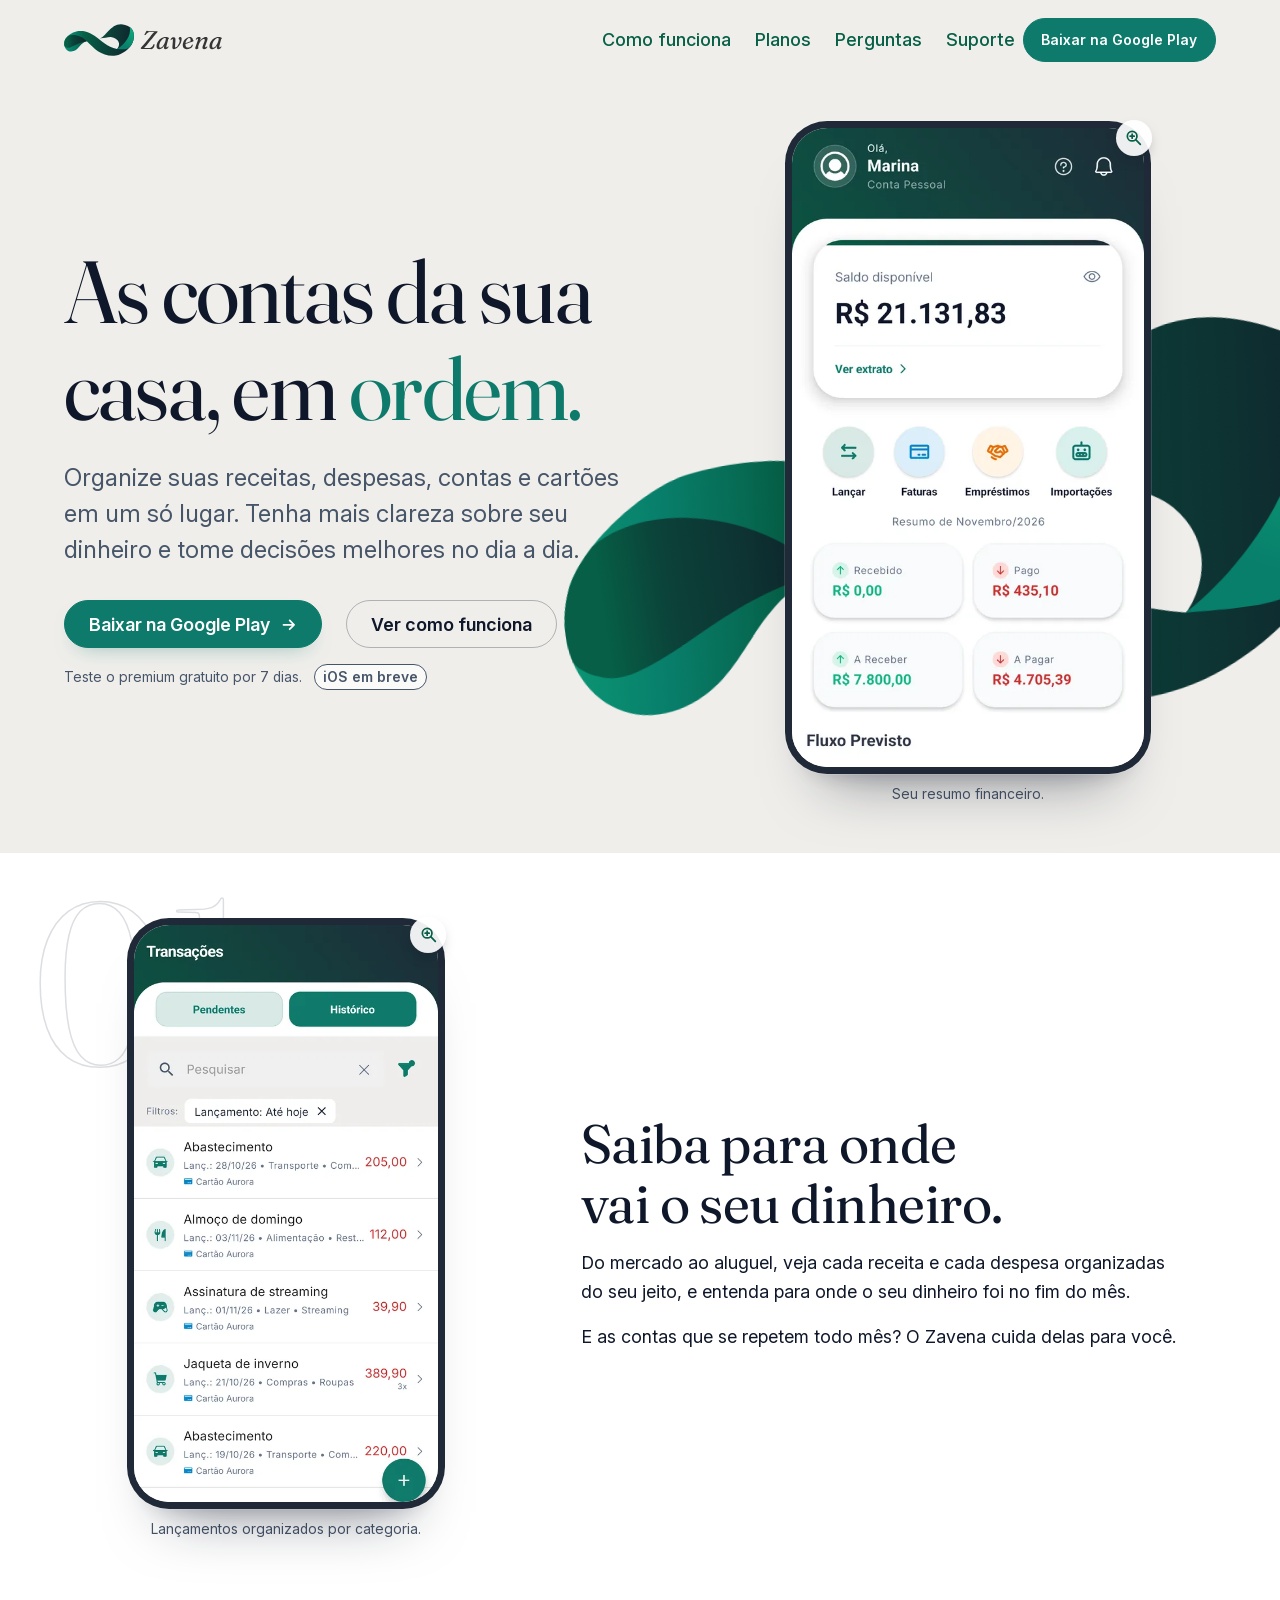
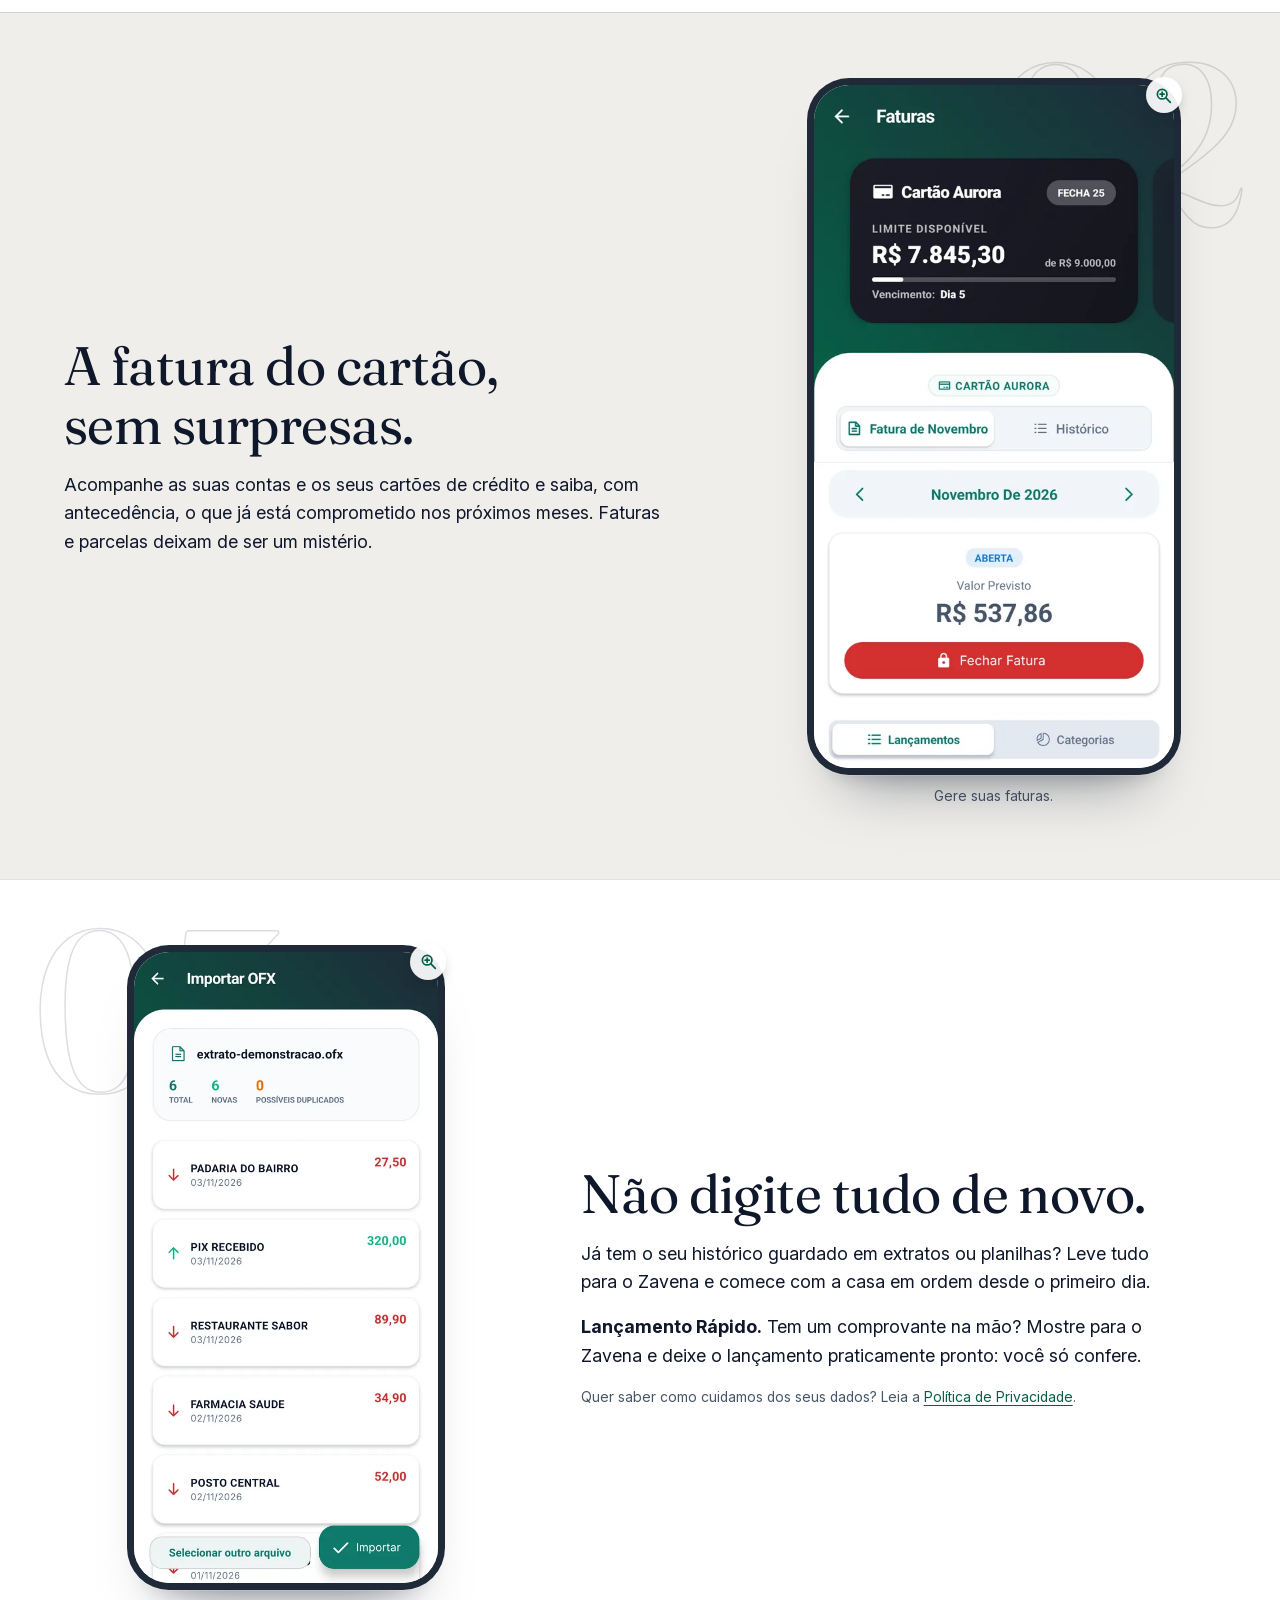
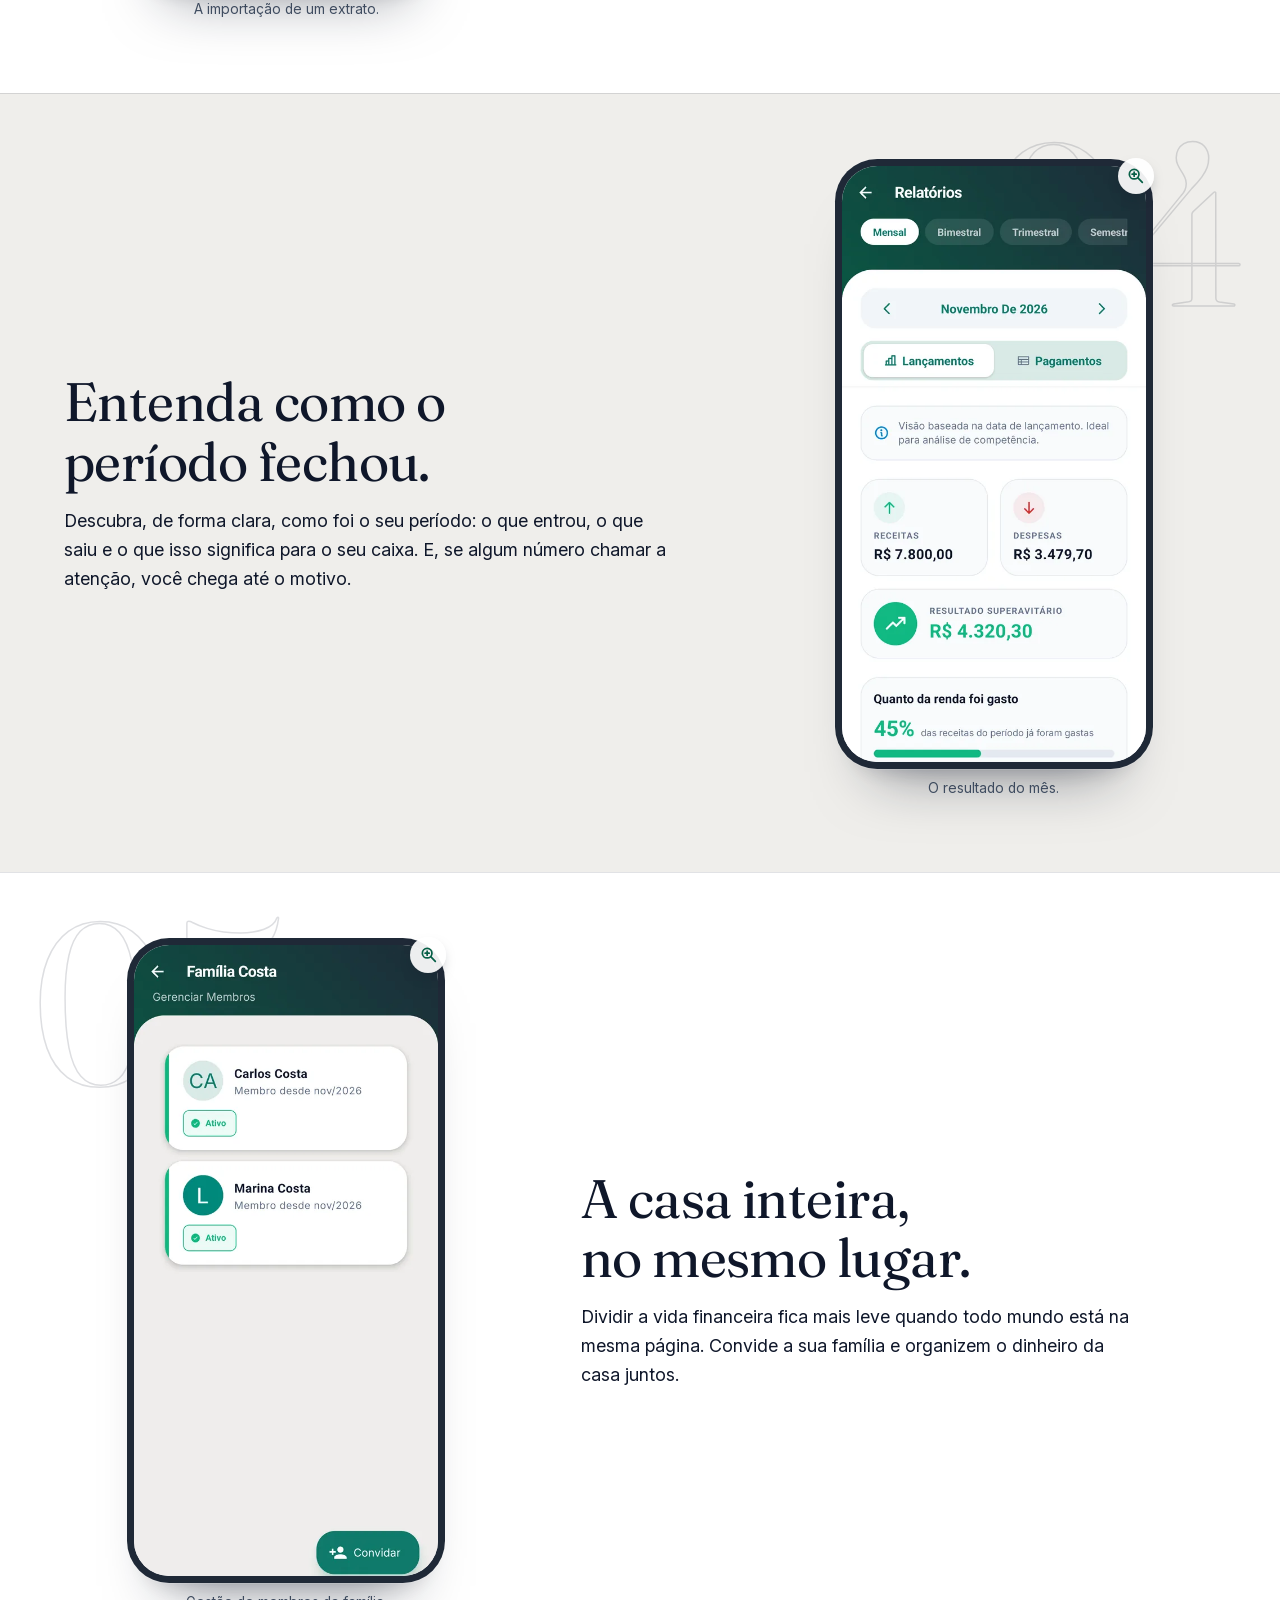
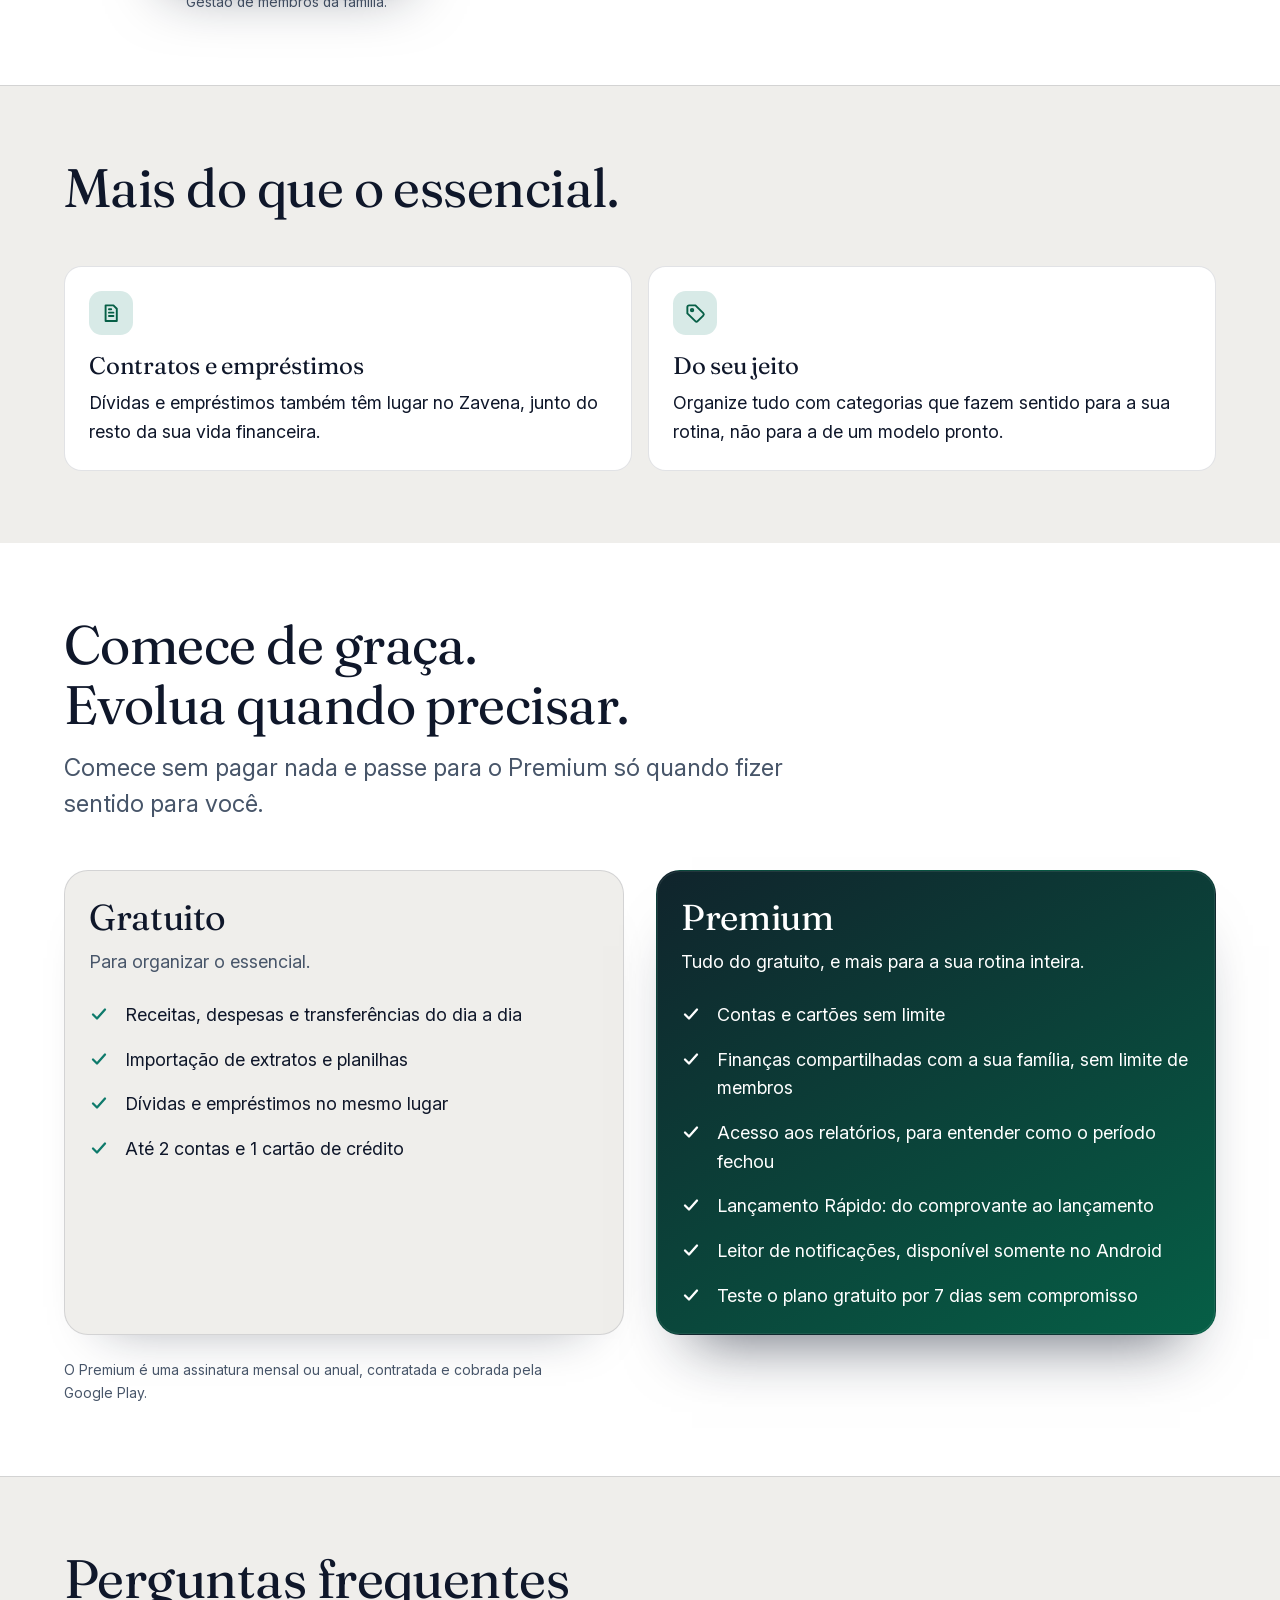
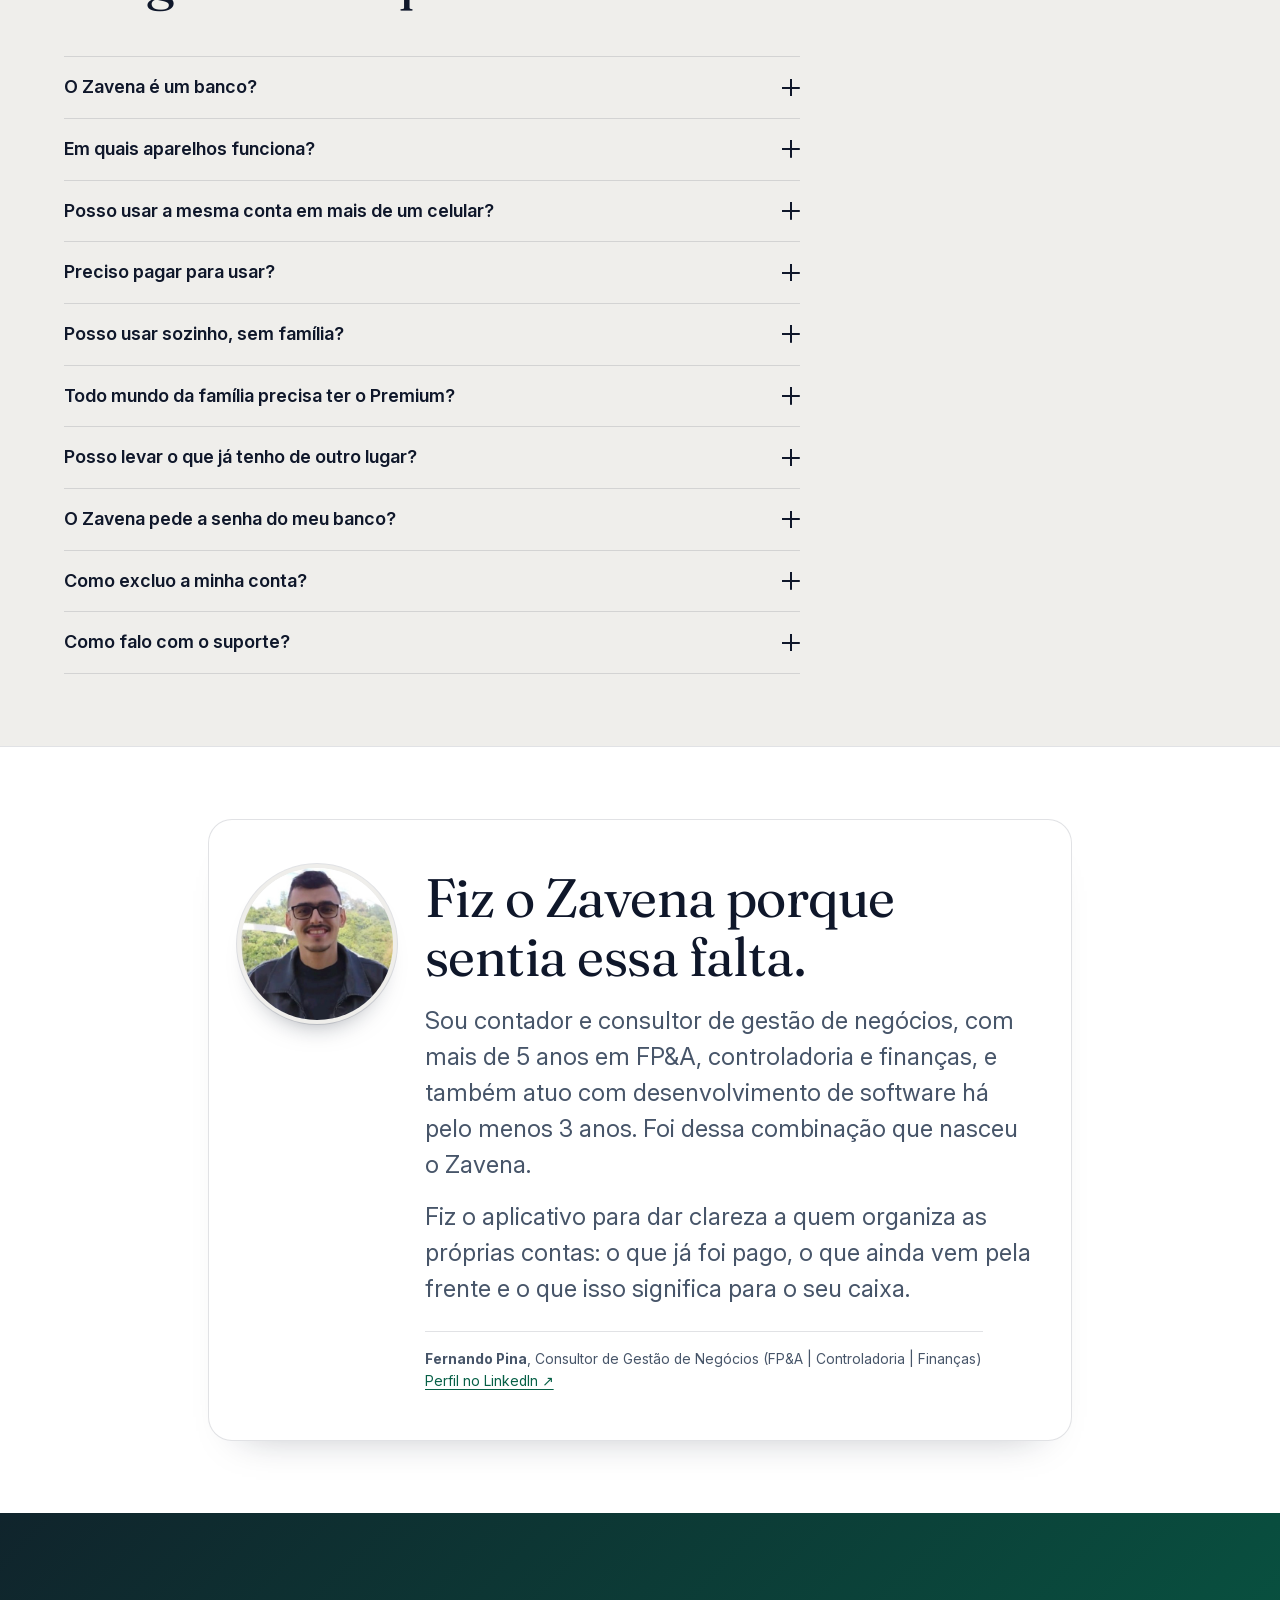
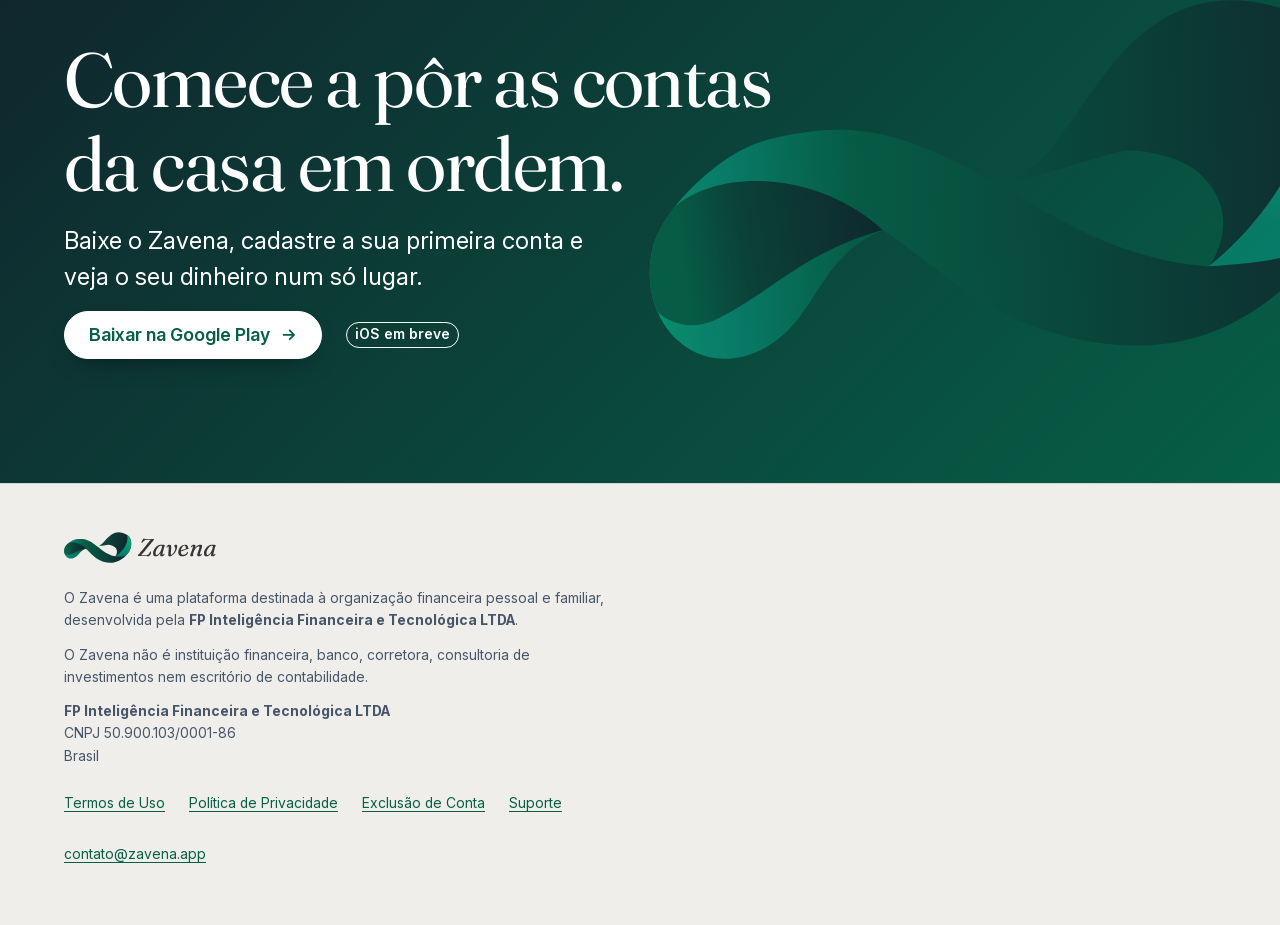
<file: index.html>
<!DOCTYPE html>
<html lang="pt-BR">

<head>
    <meta charset="UTF-8">
    <meta name="viewport" content="width=device-width, initial-scale=1.0">

    <title>Zavena | Organização financeira pessoal e familiar</title>

    <meta name="description"
        content="Mais clareza sobre o seu dinheiro: contas, cartões e faturas num só lugar, para você ou para a sua família. Disponível para Android; iOS em breve.">
    <meta name="theme-color" content="#EFEEEB">
    <link rel="icon" href="assets/img/favicon.svg" type="image/svg+xml">
    <link rel="icon" href="assets/img/favicon-32.png" type="image/png" sizes="32x32">
    <link rel="apple-touch-icon" href="assets/img/apple-touch-icon.png">
    <link rel="canonical" href="https://zavena.app/">

    <meta property="og:type" content="website">
    <meta property="og:locale" content="pt_BR">
    <meta property="og:site_name" content="Zavena">
    <meta property="og:title" content="Zavena | Organização financeira pessoal e familiar">
    <meta property="og:description"
        content="Mais clareza sobre o seu dinheiro: contas, cartões e faturas num só lugar, para você ou para a sua família. Disponível para Android; iOS em breve.">
    <meta property="og:url" content="https://zavena.app/">
    <meta property="og:image" content="https://zavena.app/assets/img/og.png">
    <meta property="og:image:width" content="1200">
    <meta property="og:image:height" content="630">
    <meta property="og:image:alt" content="Zavena: logotipo e a tela inicial do aplicativo, com saldo, resumo do mês e previsão de saldo (dados de demonstração)">
    <meta name="twitter:card" content="summary_large_image">
    <meta name="twitter:title" content="Zavena | Organização financeira pessoal e familiar">
    <meta name="twitter:description"
        content="Mais clareza sobre o seu dinheiro: contas, cartões e faturas num só lugar, para você ou para a sua família. Disponível para Android; iOS em breve.">
    <meta name="twitter:image" content="https://zavena.app/assets/img/og.png">

    <!--
    Estado de movimento, definido antes da pintura para não piscar:
    - classe "js": habilita as revelações ao rolar (site.js precisa carregar);
    - "motion-off": visitante pausou as animações, ou o sistema pede movimento reduzido.
    Se site.js não carregar em 4 s, a classe "js" é removida e todo o conteúdo fica visível.
    -->
    <script>
        (function () {
            var d = document.documentElement;
            d.classList.add('js');
            try { if (localStorage.getItem('zv-motion') === 'off') d.classList.add('motion-off'); } catch (e) { }
            if (window.matchMedia && matchMedia('(prefers-reduced-motion: reduce)').matches) d.classList.add('motion-off', 'motion-reduced');
            setTimeout(function () { if (!window.__zv) d.classList.remove('js'); }, 4000);
        })();
    </script>

    <link rel="preload" href="assets/fonts/Fraunces-latin.woff2" as="font" type="font/woff2" crossorigin>
    <link rel="preload" href="assets/fonts/Inter-latin.woff2" as="font" type="font/woff2" crossorigin>
    <link rel="stylesheet" href="assets/css/tokens.css">
    <link rel="stylesheet" href="assets/css/fonts.css">
    <link rel="stylesheet" href="assets/css/base.css">
    <link rel="stylesheet" href="assets/css/chrome.css">
    <link rel="stylesheet" href="assets/css/home.css">
    <link rel="stylesheet" href="assets/css/motion.css">
    <script src="assets/js/site.js" defer></script>
    <script src="assets/js/lightbox.js" defer></script>

    <script type="application/ld+json">
    {
        "@context": "https://schema.org",
        "@type": "Organization",
        "name": "Zavena",
        "legalName": "FP Inteligência Financeira e Tecnológica LTDA",
        "url": "https://zavena.app/",
        "email": "contato@zavena.app",
        "address": {
            "@type": "PostalAddress",
            "addressRegion": "ES",
            "addressCountry": "BR"
        }
    }
    </script>
</head>

<body>

<a class="skip-link" href="#conteudo">Pular para o conteúdo</a>
<div class="progress" aria-hidden="true"></div>

<header class="site-header">
    <div class="container">
        <a class="brand" href="./" aria-label="Zavena, página inicial"><img src="assets/img/zavena-horizontal.svg" alt="" width="1902" height="385"></a>
        <div class="site-header__right">
            <nav class="site-nav" aria-label="Principal">
                <a class="nav-extra" href="#como-funciona">Como funciona</a>
                <a href="#planos">Planos</a>
                <a class="nav-mid" href="#perguntas">Perguntas</a>
                <a class="nav-extra" href="suporte/">Suporte</a>
            </nav>
            <a class="btn btn--sm header-cta" href="https://play.google.com/store/apps/details?id=com.zavena.finance">Baixar<span class="header-cta__more"> na Google Play</span></a>
        </div>
    </div>
</header>

<main id="conteudo">

    <!-- 1. Primeira dobra -->
    <section class="hero" aria-labelledby="hero-titulo">
        <div class="container hero__grid">

            <div class="hero__copy">
                <h1 id="hero-titulo"><span class="w" style="--i:0"><span>As</span></span> <span class="w" style="--i:1"><span>contas</span></span> <span class="w" style="--i:2"><span>da</span></span> <span class="w" style="--i:3"><span>sua</span></span> <span class="w" style="--i:4"><span>casa,</span></span> <span class="w" style="--i:5"><span>em</span></span> <span class="w hero__em" style="--i:6"><span>ordem.</span></span></h1>
                <p class="lede">Organize suas receitas, despesas, contas e cartões em um só lugar. Tenha mais clareza sobre seu dinheiro e tome decisões melhores no dia a dia.</p>

                <div class="actions">
                    <!--
                    LINK DA GOOGLE PLAY (pacote com.zavena.finance, mobile/app.json). Mesma URL no cabeçalho, aqui e no
                    convite final. PRÉ-PUBLICAÇÃO: em 04/11/2026 a ficha ainda respondia 404 (aplicativo não publicado).
                    Não colocar o site no ar antes de a ficha estar pública; depois, abrir a URL num navegador e
                    conferir. Ver "Checklist de publicação" em assets/img/README.md.
                    -->
                    <a class="btn" href="https://play.google.com/store/apps/details?id=com.zavena.finance">Baixar na Google Play <svg viewBox="0 0 20 20" aria-hidden="true"><path d="M4 10h12M11 5l5 5-5 5"/></svg></a>
                    <a class="btn btn--ghost" href="#como-funciona">Ver como funciona</a>
                </div>
                <p class="small hero__note"> Teste o premium gratuito por 7 dias. <span class="tag tag--soon">iOS em breve</span></p>
            </div>

            <div class="orbit">
                <!-- Fita do logotipo oficial: único ornamento da primeira dobra (decorativo). -->
                <img class="orbit__ribbon" src="assets/img/zavena-simbolo.svg" alt="" width="844" height="385" aria-hidden="true">

                <figure class="shot hero__shot">
                    <div class="shot__frame shot__frame--img" style="aspect-ratio: 540 / 980">
                        <img src="assets/img/captura-home-540.webp" srcset="assets/img/captura-home-540.webp 540w, assets/img/captura-home-1080.webp 1080w" sizes="(min-width: 56rem) 22rem, 75vw" width="540" height="980" alt="Tela inicial do Zavena: saldo disponível, resumo do mês com o que foi recebido e pago, e a previsão de saldo dos próximos dias." fetchpriority="high">
                    </div>
                    <figcaption>Seu resumo financeiro.</figcaption>
                </figure>
            </div>

        </div>
    </section>

    <!-- 2 a 6. Como funciona -->
    <div id="como-funciona">

        <section class="section section--tint" aria-labelledby="t-dia">
            <div class="container feature feature--reverse" data-num="01">
                <div class="feature__copy reveal">
                    <h2 id="t-dia">Saiba para onde vai o seu dinheiro.</h2>
                    <p>Do mercado ao aluguel, veja cada receita e cada despesa organizadas do seu jeito, e entenda para onde o seu dinheiro foi no fim do mês.</p>
                    <p>E as contas que se repetem todo mês? O Zavena cuida delas para você.</p>
                </div>
                <figure class="shot reveal reveal--right">
                    <div class="shot__frame shot__frame--img" style="aspect-ratio: 540 / 1025">
                        <img src="assets/img/captura-lancamento-540.webp" srcset="assets/img/captura-lancamento-540.webp 540w, assets/img/captura-lancamento-1080.webp 1080w" sizes="(min-width: 56rem) 19rem, 15rem" width="540" height="1025" alt="Lista de lançamentos do Zavena, com categoria, data, valor e o cartão ou a conta de cada compra." loading="lazy" decoding="async">
                        </div>
                        <figcaption>Lançamentos organizados por categoria.</figcaption>
                </figure>
            </div>
        </section>

        <section class="section" aria-labelledby="t-cartao">
            <div class="container feature" data-num="02">
                <div class="feature__copy reveal">
                    <h2 id="t-cartao">A fatura do cartão, sem surpresas.</h2>
                    <p>Acompanhe as suas contas e os seus cartões de crédito e saiba, com antecedência, o que já está comprometido nos próximos meses. Faturas e parcelas deixam de ser um mistério.</p>
                </div>
                <figure class="shot shot--lg reveal reveal--left">
                    <div class="shot__frame shot__frame--img" style="aspect-ratio: 540 / 1025">
                        <img src="assets/img/captura-fatura-540.webp" srcset="assets/img/captura-fatura-540.webp 540w, assets/img/captura-fatura-1080.webp 1080w" sizes="(min-width: 56rem) 22.5rem, 17rem" width="540" height="1025" alt="Fatura aberta de um cartão de crédito no Zavena, com limite disponível, valor previsto e o mês da fatura." loading="lazy" decoding="async">
                    </div>
                    <figcaption>Gere suas faturas.</figcaption>
                </figure>
            </div>
        </section>

        <section class="section section--tint" aria-labelledby="t-importar">
            <div class="container feature feature--reverse" data-num="03">
                <div class="feature__copy reveal">
                    <h2 id="t-importar">Não digite tudo de novo.</h2>
                    <p>Já tem o seu histórico guardado em extratos ou planilhas? Leve tudo para o Zavena e comece com a casa em ordem desde o primeiro dia.</p>
                    <p><strong>Lançamento Rápido.</strong> Tem um comprovante na mão? Mostre para o Zavena e deixe o lançamento praticamente pronto: você só confere. </p>
                    <p class="small">Quer saber como cuidamos dos seus dados? Leia a <a href="privacidade/">Política de Privacidade</a>.</p>
                </div>
                <figure class="shot reveal reveal--right">
                    <div class="shot__frame shot__frame--img" style="aspect-ratio: 540 / 1120">
                        <img src="assets/img/captura-importacao-540.webp" srcset="assets/img/captura-importacao-540.webp 540w, assets/img/captura-importacao-1080.webp 1080w" sizes="(min-width: 56rem) 19rem, 15rem" width="540" height="1120" alt="Revisão de um extrato OFX no Zavena: seis lançamentos novos e nenhum possível duplicado, prontos para importar." loading="lazy" decoding="async">
                    </div>
                    <figcaption>A importação de um extrato.</figcaption>
                </figure>
            </div>
        </section>

        <section class="section" aria-labelledby="t-relatorios">
            <div class="container feature" data-num="04">
                <div class="feature__copy reveal">
                    <h2 id="t-relatorios">Entenda como o período fechou. </h2>
                    <p>Descubra, de forma clara, como foi o seu período: o que entrou, o que saiu e o que isso significa para o seu caixa. E, se algum número chamar a atenção, você chega até o motivo.</p>
                </div>
                <figure class="shot reveal reveal--left">
                    <div class="shot__frame shot__frame--img" style="aspect-ratio: 540 / 1058">
                        <img src="assets/img/captura-relatorios-540.webp" srcset="assets/img/captura-relatorios-540.webp 540w, assets/img/captura-relatorios-1080.webp 1080w" sizes="(min-width: 56rem) 19rem, 15rem" width="540" height="1058" alt="Relatórios do Zavena para um mês: receitas, despesas e o resultado do período." loading="lazy" decoding="async">
                    </div>
                    <figcaption>O resultado do mês.</figcaption>
                </figure>
            </div>
        </section>


        <section class="section section--tint" aria-labelledby="t-familia">
            <div class="container feature feature--reverse" data-num="05">
                <div class="feature__copy reveal">
                    <h2 id="t-familia">A casa inteira, no mesmo lugar. </h2>
                    <p>Dividir a vida financeira fica mais leve quando todo mundo está na mesma página. Convide a sua família e organizem o dinheiro da casa juntos.</p>
                </div>
                <figure class="shot reveal reveal--right">
                    <div class="shot__frame shot__frame--img" style="aspect-ratio: 540 / 1120">
                        <img src="assets/img/captura-familia-540.webp" srcset="assets/img/captura-familia-540.webp 540w, assets/img/captura-familia-1080.webp 1080w" sizes="(min-width: 56rem) 19rem, 15rem" width="540" height="1120" alt="Lista de membros da Família Costa no Zavena: Carlos Costa e Marina Costa, ambos ativos, com o botão para convidar mais pessoas." loading="lazy" decoding="async">
                    </div>
                    <figcaption>Gestão de membros da família.</figcaption>
                </figure>
            </div>
        </section>

        <section class="section" aria-labelledby="t-tambem">
            <div class="container">
                <div class="section__intro reveal">
                    <h2 id="t-tambem">Mais do que o essencial.</h2>
                </div>
                <ul class="also">
                    <li class="reveal" style="--i:0">
                        <span class="also__icon" aria-hidden="true"><svg viewBox="0 0 20 20"><path d="M5 3h7l3 3v11H5z"/><path d="M8 9.5h4M8 12.5h4M8 6.5h2"/></svg></span>
                        <h3>Contratos e empréstimos</h3>
                        <p>Dívidas e empréstimos também têm lugar no Zavena, junto do resto da sua vida financeira.</p>
                    </li>
                    <li class="reveal" style="--i:1">
                        <span class="also__icon" aria-hidden="true"><svg viewBox="0 0 20 20"><path d="M3 10.2V4.5A1.5 1.5 0 0 1 4.5 3h5.7l7 7a1.5 1.5 0 0 1 0 2.1l-5 5a1.5 1.5 0 0 1-2.1 0z"/><circle cx="7.2" cy="7.2" r="1.1"/></svg></span>
                        <h3>Do seu jeito</h3>
                        <p>Organize tudo com categorias que fazem sentido para a sua rotina, não para a de um modelo pronto.</p>
                    </li>
                </ul>
            </div>
        </section>

    </div>

    <!-- 7. Planos -->
    <section class="section section--tint" id="planos" aria-labelledby="t-planos">
        <div class="container">
            <div class="section__intro reveal">
                <h2 id="t-planos">Comece de graça. Evolua quando precisar.</h2>
                <p class="lede">Comece sem pagar nada e passe para o Premium só quando fizer sentido para você.</p>
            </div>

            <div class="plan-grid">
                <article class="plan reveal" aria-labelledby="plano-gratuito">
                    <h3 id="plano-gratuito">Gratuito</h3>
                    <p class="plan__lead">Para organizar o essencial.</p>
                    <ul class="plan__list">
                        <li><svg class="ico-yes" viewBox="0 0 20 20" aria-hidden="true"><path d="M4 10.5l4 4 8-9"/></svg>Receitas, despesas e transferências do dia a dia</li>
                        <li><svg class="ico-yes" viewBox="0 0 20 20" aria-hidden="true"><path d="M4 10.5l4 4 8-9"/></svg>Importação de extratos e planilhas</li>
                        <li><svg class="ico-yes" viewBox="0 0 20 20" aria-hidden="true"><path d="M4 10.5l4 4 8-9"/></svg>Dívidas e empréstimos no mesmo lugar</li>
                        <li><svg class="ico-yes" viewBox="0 0 20 20" aria-hidden="true"><path d="M4 10.5l4 4 8-9"/></svg>Até 2 contas e 1 cartão de crédito</li>
                    </ul>
                </article>

                <article class="plan plan--premium reveal" style="--i:1" aria-labelledby="plano-premium">
                    <h3 id="plano-premium">Premium</h3>
                    <p class="plan__lead">Tudo do gratuito, e mais para a sua rotina inteira.</p>
                    <ul class="plan__list">
                        <li><svg class="ico-yes" viewBox="0 0 20 20" aria-hidden="true"><path d="M4 10.5l4 4 8-9"/></svg>Contas e cartões sem limite</li>
                        <li><svg class="ico-yes" viewBox="0 0 20 20" aria-hidden="true"><path d="M4 10.5l4 4 8-9"/></svg>Finanças compartilhadas com a sua família, sem limite de membros</li>
                        <li><svg class="ico-yes" viewBox="0 0 20 20" aria-hidden="true"><path d="M4 10.5l4 4 8-9"/></svg>Acesso aos relatórios, para entender como o período fechou</li>
                        <li><svg class="ico-yes" viewBox="0 0 20 20" aria-hidden="true"><path d="M4 10.5l4 4 8-9"/></svg>Lançamento Rápido: do comprovante ao lançamento</li>
                         <li><svg class="ico-yes" viewBox="0 0 20 20" aria-hidden="true"><path d="M4 10.5l4 4 8-9"/></svg>Leitor de notificações, disponível somente no Android</li>
                         <!-- crie uma seção de testar o plano gratuito por 7 dias sem compromisso -->
                          <li><svg class="ico-yes" viewBox="0 0 20 20" aria-hidden="true"><path d="M4 10.5l4 4 8-9"/></svg>Teste o plano gratuito por 7 dias sem compromisso</li>
                         
                    </ul>
                </article>
            </div>

            <p class="plans__note">O Premium é uma assinatura mensal ou anual, contratada e cobrada pela Google Play.</p>
        </div>
    </section>

    <!-- 8. Perguntas -->
    <section class="section" id="perguntas" aria-labelledby="t-perguntas">
        <div class="container">
            <div class="section__intro reveal">
                <h2 id="t-perguntas">Perguntas frequentes</h2>
            </div>

            <div class="faq reveal">
                <details>
                    <summary>O Zavena é um banco?</summary>
                    <p>Não. O Zavena não é instituição financeira, banco, corretora, consultoria de investimentos nem escritório de contabilidade. Ele serve para você organizar e acompanhar o seu dinheiro, e não movimenta valores.</p>
                </details>
                <details>
                    <summary>Em quais aparelhos funciona?</summary>
                    <p>No Android, pela Google Play. A versão para iOS está em breve.</p>
                </details>
                <details>
                    <summary>Posso usar a mesma conta em mais de um celular?</summary>
                    <p>A sua conta fica conectada a um celular ou tablet por vez. É uma proteção a mais para os seus dados financeiros: o Zavena só abre no aparelho que você autorizou. Trocou de celular? Entre no novo e libere o antigo pelo próprio aplicativo, sem perder nada do que já registrou. Na família, cada pessoa usa a própria conta, no próprio aparelho.</p>
                </details>
                <details>
                    <summary>Preciso pagar para usar?</summary>
                    <p>Não para começar. O plano gratuito já resolve o essencial, com até 2 contas e 1 cartão. O Premium, uma assinatura mensal ou anual pela Google Play, libera contas e cartões sem limite, a família, os relatórios e o Lançamento Rápido.</p>
                </details>
                <details>
                    <summary>Posso usar sozinho, sem família?</summary>
                    <p>Pode. A família é opcional e faz parte do Premium. O Zavena funciona para quem quer organizar só as próprias contas.</p>
                </details>
                <details>
                    <summary>Todo mundo da família precisa ter o Premium?</summary>
                    <p>Sim. Cada pessoa que participa da família precisa do próprio plano Premium ativo.</p>
                </details>
                <details>
                    <summary>Posso levar o que já tenho de outro lugar?</summary>
                    <p>Sim. O Zavena aceita extratos em OFX e planilhas Excel. O passo a passo você vê no aplicativo.</p>
                </details>
                <details>
                    <summary>O Zavena pede a senha do meu banco?</summary>
                    <p>Não. A <a href="privacidade/">Política de Privacidade</a> informa que o Zavena não solicita nem armazena senhas bancárias.</p>
                </details>
                <details>
                    <summary>Como excluo a minha conta?</summary>
                    <p>A página <a href="exclusao-de-conta/">Exclusão de Conta</a> explica o passo a passo, o prazo e o que é excluído.</p>
                </details>
                <details>
                    <summary>Como falo com o suporte?</summary>
                    <p>Pela página de <a href="suporte/">Suporte</a> ou escrevendo para <a href="mailto:contato@zavena.app">contato@zavena.app</a>.</p>
                </details>
            </div>
        </div>
    </section>

    <!-- 8a2. Nota do criador: experiência real por trás do produto (conteúdo aprovado por Fernando).
         Cartão (.founder-card) em composição editorial: foto real (perfil.jpeg) ao lado do texto no
         desktop, empilhada no celular; assinatura e link para o LinkedIn ao final. -->
    <section class="section section--tint" id="criador" aria-labelledby="t-criador">
        <div class="container">
            <div class="founder-card reveal">
                <img class="founder-card__photo" src="assets/img/perfil.jpeg" alt="Foto de Fernando Pina" width="400" height="400" loading="lazy" decoding="async">
                <div class="founder-card__body">
                <h2 id="t-criador">Fiz o Zavena porque sentia essa falta.</h2>
                <p class="lede">Sou contador e consultor de gestão de negócios, com mais de 5 anos em FP&amp;A, controladoria e finanças, e também atuo com desenvolvimento de software há pelo menos 3 anos. Foi dessa combinação que nasceu o Zavena.</p>
                <p class="lede">Fiz o aplicativo para dar clareza a quem organiza as próprias contas: o que já foi pago, o que ainda vem pela frente e o que isso significa para o seu caixa.</p>
                <p class="small founder-card__sig">
                    <strong>Fernando Pina</strong>, Consultor de Gestão de Negócios (FP&amp;A | Controladoria | Finanças)<br>
                    <a href="https://www.linkedin.com/in/pinafernando">Perfil no LinkedIn ↗</a>
                </p>
                </div>
            </div>
        </div>
    </section>

    <!-- 9. Convite final -->
    <section class="band cta-final" aria-labelledby="t-final">
        <img class="cta-final__ribbon" src="assets/img/zavena-simbolo.svg" alt="" width="844" height="385" aria-hidden="true">
        <div class="container">
            <h2 id="t-final" class="reveal">Comece a pôr as contas da casa em ordem.</h2>
            <p class="lede reveal" style="--i:1">Baixe o Zavena, cadastre a sua primeira conta e veja o seu dinheiro num só lugar.</p>
            <div class="actions reveal" style="--i:2">
                <a class="btn" href="https://play.google.com/store/apps/details?id=com.zavena.finance">Baixar na Google Play <svg viewBox="0 0 20 20" aria-hidden="true"><path d="M4 10h12M11 5l5 5-5 5"/></svg></a>
                <span class="tag tag--soon">iOS em breve</span>
            </div>
        </div>
    </section>

</main>

<footer class="site-footer">
    <div class="container">

        <p>O Zavena é uma plataforma destinada à organização financeira pessoal e familiar, desenvolvida pela
            <strong>FP Inteligência Financeira e Tecnológica LTDA</strong>.</p>

        <p>O Zavena não é instituição financeira, banco, corretora, consultoria de investimentos nem escritório de
            contabilidade.</p>

        <p>
            <strong>FP Inteligência Financeira e Tecnológica LTDA</strong><br>
            CNPJ 50.900.103/0001-86<br>
            Brasil
        </p>

        <nav aria-label="Documentos e suporte">
            <a href="termos/">Termos de Uso</a>
            <a href="privacidade/">Política de Privacidade</a>
            <a href="exclusao-de-conta/">Exclusão de Conta</a>
            <a href="suporte/">Suporte</a>
        </nav>

        <p><a href="mailto:contato@zavena.app">contato@zavena.app</a></p>

    </div>
</footer>

</body>

</html>
</file>
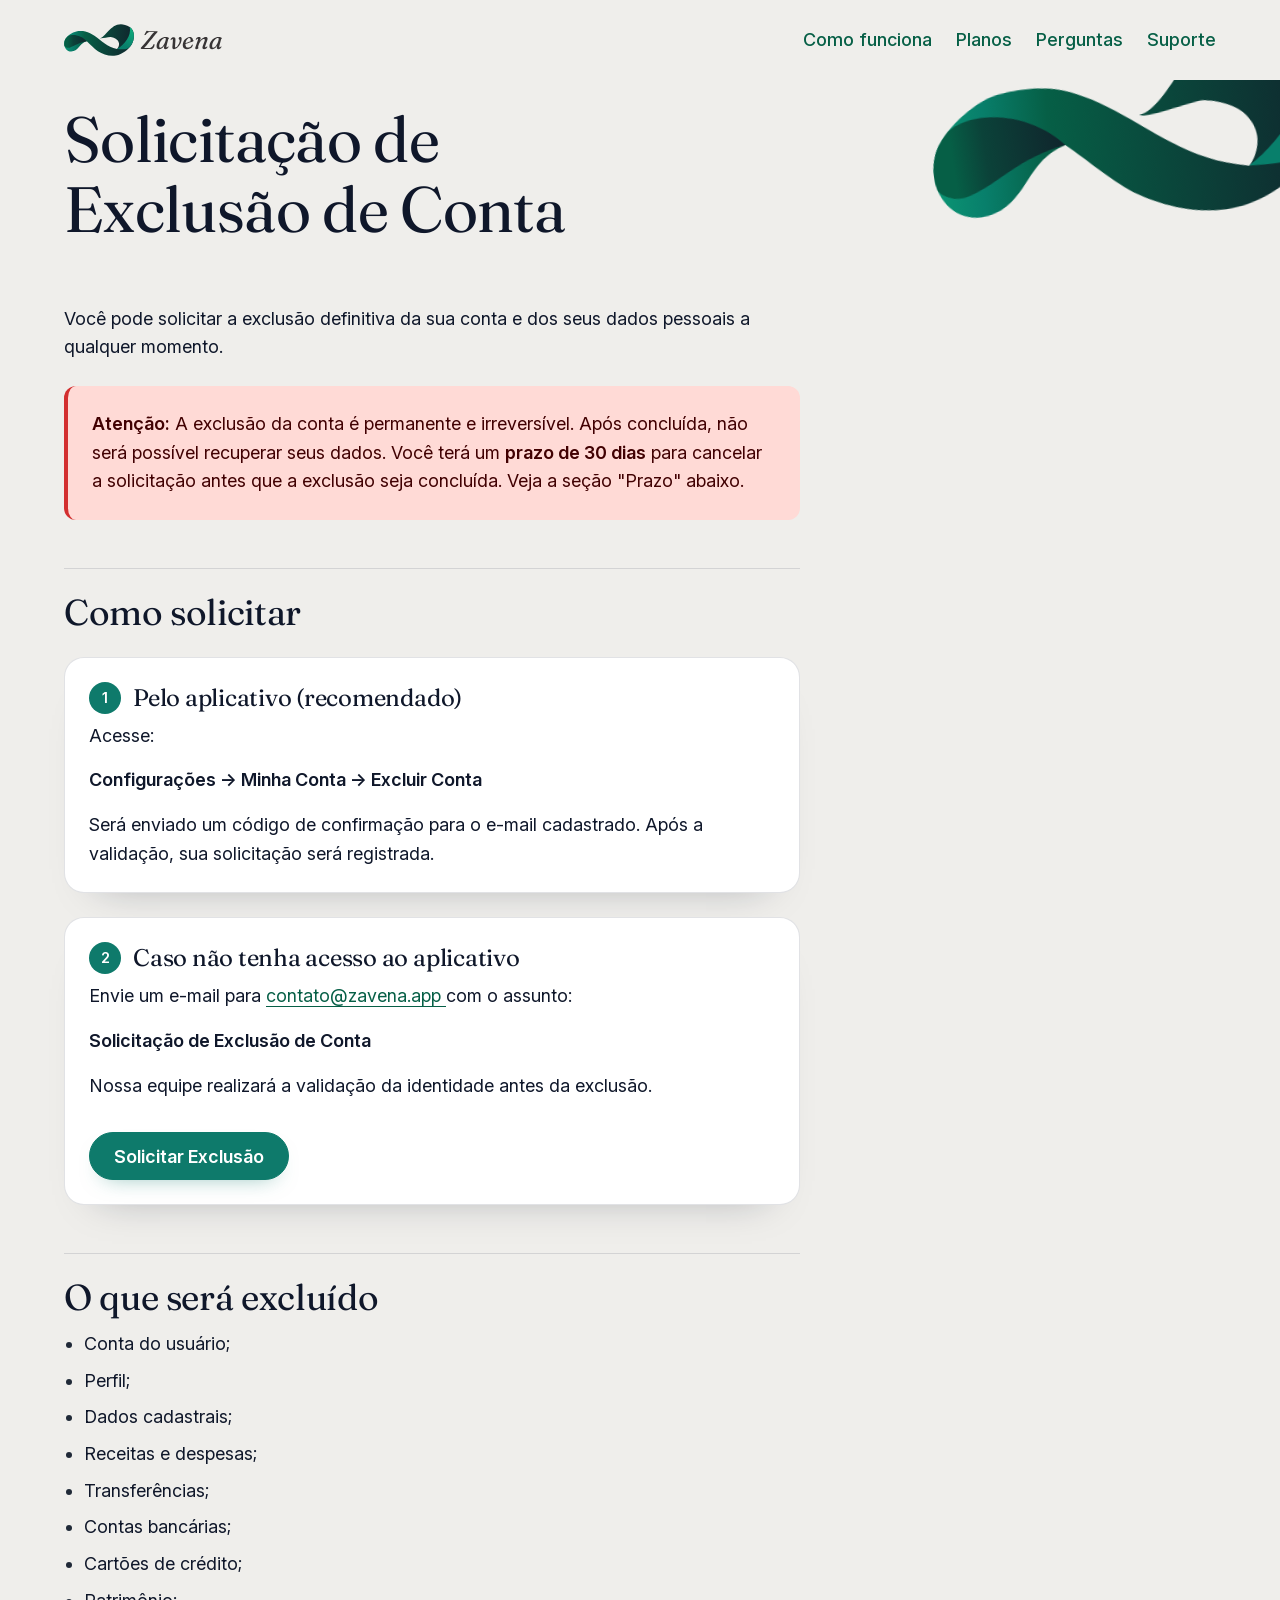
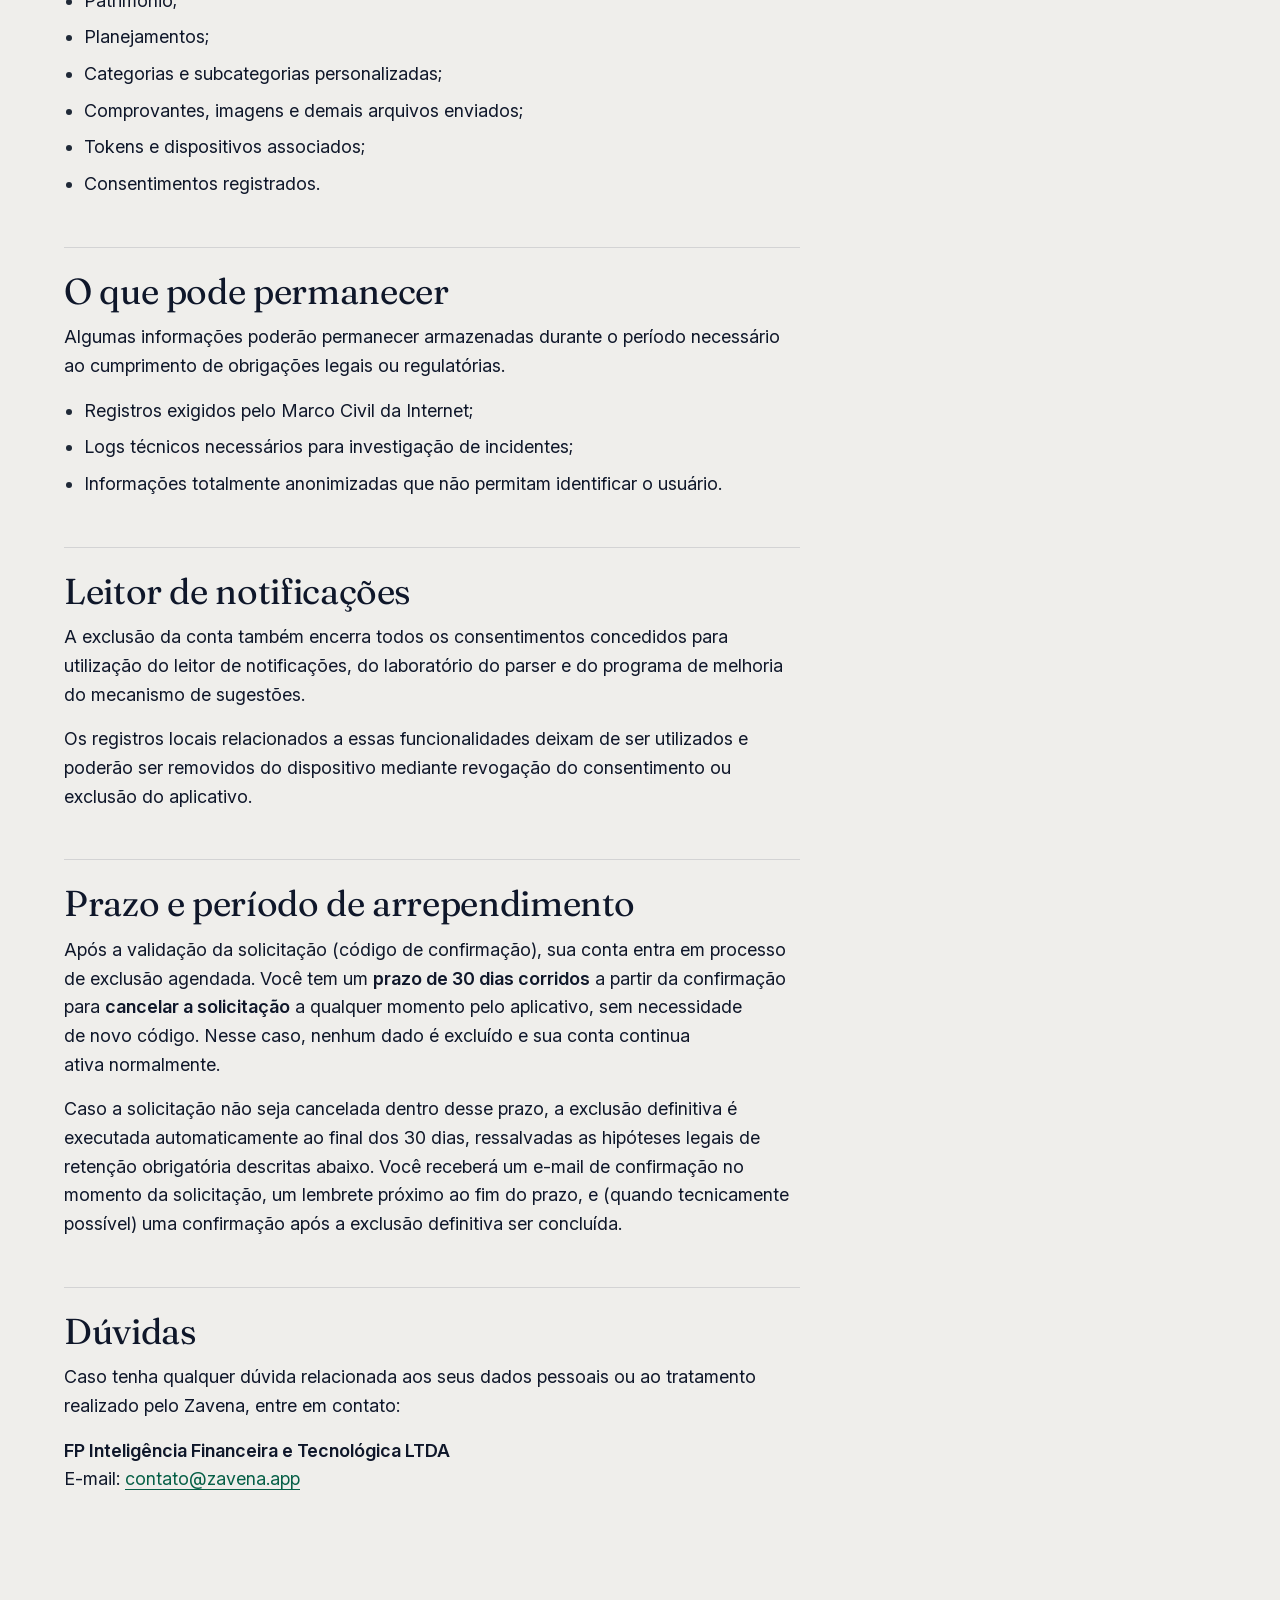
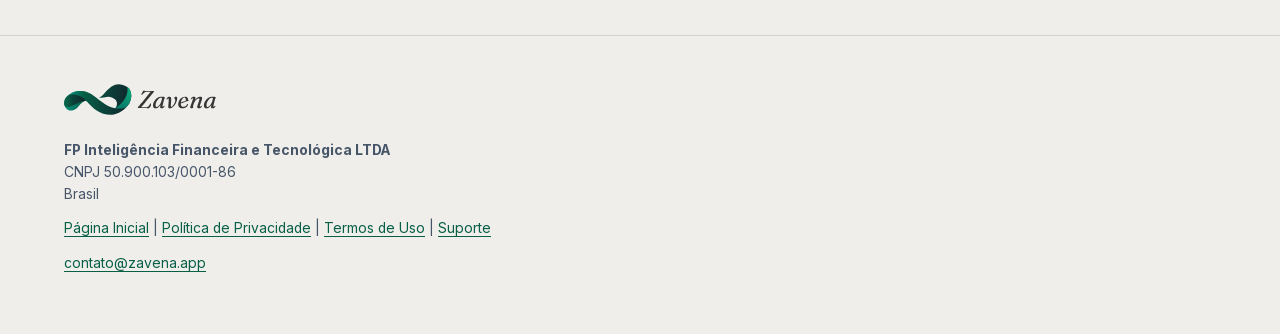
<file: exclusao-de-conta/index.html>
<!DOCTYPE html>
<html lang="pt-BR">

<head>
    <meta charset="UTF-8">
    <meta name="viewport" content="width=device-width, initial-scale=1.0">

    <title>Exclusão de Conta | Zavena</title>

    <meta name="description"
        content="Como solicitar a exclusão definitiva da sua conta e dos seus dados pessoais no Zavena, pelo aplicativo ou por e-mail.">
    <meta name="theme-color" content="#EFEEEB">
    <link rel="icon" href="../assets/img/favicon.svg" type="image/svg+xml">
    <link rel="icon" href="../assets/img/favicon-32.png" type="image/png" sizes="32x32">
    <link rel="apple-touch-icon" href="../assets/img/apple-touch-icon.png">
    <link rel="canonical" href="https://zavena.app/exclusao-de-conta/">

    <meta property="og:type" content="website">
    <meta property="og:locale" content="pt_BR">
    <meta property="og:site_name" content="Zavena">
    <meta property="og:title" content="Exclusão de Conta | Zavena">
    <meta property="og:description"
        content="Como solicitar a exclusão definitiva da sua conta e dos seus dados pessoais no Zavena, pelo aplicativo ou por e-mail.">
    <meta property="og:url" content="https://zavena.app/exclusao-de-conta/">
    <meta property="og:image" content="https://zavena.app/assets/img/og.png">
    <meta property="og:image:width" content="1200">
    <meta property="og:image:height" content="630">
    <meta property="og:image:alt" content="Logotipo do Zavena: uma fita verde em laço e o nome Zavena">
    <meta name="twitter:card" content="summary_large_image">
    <meta name="twitter:title" content="Exclusão de Conta | Zavena">
    <meta name="twitter:description"
        content="Como solicitar a exclusão definitiva da sua conta e dos seus dados pessoais no Zavena, pelo aplicativo ou por e-mail.">
    <meta name="twitter:image" content="https://zavena.app/assets/img/og.png">

    <!--
    Estado de movimento, definido antes da pintura para não piscar (mesmo script da home):
    - classe "js": habilita as revelações ao rolar (site.js precisa carregar);
    - "motion-off": visitante pausou as animações, ou o sistema pede movimento reduzido.
    Se site.js não carregar em 4 s, a classe "js" é removida e todo o conteúdo fica visível.
    -->
    <script>
        (function () {
            var d = document.documentElement;
            d.classList.add('js');
            try { if (localStorage.getItem('zv-motion') === 'off') d.classList.add('motion-off'); } catch (e) { }
            if (window.matchMedia && matchMedia('(prefers-reduced-motion: reduce)').matches) d.classList.add('motion-off', 'motion-reduced');
            setTimeout(function () { if (!window.__zv) d.classList.remove('js'); }, 4000);
        })();
    </script>

    <link rel="preload" href="../assets/fonts/Fraunces-latin.woff2" as="font" type="font/woff2" crossorigin>
    <link rel="preload" href="../assets/fonts/Inter-latin.woff2" as="font" type="font/woff2" crossorigin>
    <link rel="stylesheet" href="../assets/css/tokens.css">
    <link rel="stylesheet" href="../assets/css/fonts.css">
    <link rel="stylesheet" href="../assets/css/base.css">
    <link rel="stylesheet" href="../assets/css/chrome.css">
    <link rel="stylesheet" href="../assets/css/page.css">
    <link rel="stylesheet" href="../assets/css/motion.css">
    <script src="../assets/js/site.js" defer></script>
</head>

<body>

<a class="skip-link" href="#conteudo">Pular para o conteúdo</a>
<div class="progress" aria-hidden="true"></div>

<header class="site-header">
    <div class="container">
        <a class="brand" href="../" aria-label="Zavena, página inicial"><img src="../assets/img/zavena-horizontal.svg" alt="" width="1902" height="385"></a>
        <div class="site-header__right">
            <nav class="site-nav" aria-label="Principal">
                <a class="nav-extra" href="../#como-funciona">Como funciona</a>
                <a href="../#planos">Planos</a>
                <a class="nav-mid" href="../#perguntas">Perguntas</a>
                <a class="nav-extra" href="../suporte/">Suporte</a>
            </nav>
        </div>
    </div>
</header>

<section class="page-head" aria-labelledby="titulo-pagina">
    <img class="page-head__ribbon" src="../assets/img/zavena-simbolo.svg" alt="" width="844" height="385" aria-hidden="true">
    <div class="container">
        <h1 id="titulo-pagina">Solicitação de Exclusão de Conta</h1>
        
    </div>
</section>

<main id="conteudo" class="page">
    <div class="container">
        <div class="page__body">

<p>

Você pode solicitar a exclusão definitiva da sua conta e dos seus dados
pessoais a qualquer momento.

</p>

<div class="alert reveal">

<strong>Atenção:</strong>

A exclusão da conta é permanente e irreversível.
Após concluída, não será possível recuperar seus dados.
Você terá um <strong>prazo de 30 dias</strong> para cancelar a solicitação antes que a exclusão
seja concluída. Veja a seção "Prazo" abaixo.

</div>

<h2 class="reveal">Como solicitar</h2>

<div class="card reveal">

<h3>

<span class="step">1</span>

Pelo aplicativo (recomendado)

</h3>

<p>

Acesse:

</p>

<p>

<strong>

Configurações → Minha Conta → Excluir Conta

</strong>

</p>

<p>

Será enviado um código de confirmação para o e-mail cadastrado.

Após a validação, sua solicitação será registrada.

</p>

</div>

<div class="card reveal">

<h3>

<span class="step">2</span>

Caso não tenha acesso ao aplicativo

</h3>

<p>

Envie um e-mail para

<a href="mailto:contato@zavena.app">

contato@zavena.app

</a>

com o assunto:

</p>

<p>

<strong>

Solicitação de Exclusão de Conta

</strong>

</p>

<p>

Nossa equipe realizará a validação da identidade antes da exclusão.

</p>

<a class="btn"
href="mailto:contato@zavena.app?subject=Solicitação de Exclusão de Conta">

Solicitar Exclusão

</a>

</div>

<h2 class="reveal">O que será excluído</h2>

<ul>

<li>Conta do usuário;</li>

<li>Perfil;</li>

<li>Dados cadastrais;</li>

<li>Receitas e despesas;</li>

<li>Transferências;</li>

<li>Contas bancárias;</li>

<li>Cartões de crédito;</li>

<li>Patrimônio;</li>

<li>Planejamentos;</li>

<li>Categorias e subcategorias personalizadas;</li>

<li>Comprovantes, imagens e demais arquivos enviados;</li>

<li>Tokens e dispositivos associados;</li>

<li>Consentimentos registrados.</li>

</ul>

<h2 class="reveal">O que pode permanecer</h2>

<p>

Algumas informações poderão permanecer armazenadas durante o período
necessário ao cumprimento de obrigações legais ou regulatórias.

</p>

<ul>

<li>Registros exigidos pelo Marco Civil da Internet;</li>

<li>Logs técnicos necessários para investigação de incidentes;</li>

<li>Informações totalmente anonimizadas que não permitam identificar o usuário.</li>

</ul>

<h2 class="reveal">Leitor de notificações</h2>

<p>

A exclusão da conta também encerra todos os consentimentos concedidos
para utilização do leitor de notificações, do laboratório do parser e do
programa de melhoria do mecanismo de sugestões.

</p>

<p>

Os registros locais relacionados a essas funcionalidades deixam de ser
utilizados e poderão ser removidos do dispositivo mediante revogação do
consentimento ou exclusão do aplicativo.

</p>

<h2 class="reveal">Prazo e período de arrependimento</h2>

<p>

Após a validação da solicitação (código de confirmação), sua conta entra em processo de
exclusão agendada. Você tem um <strong>prazo de 30 dias corridos</strong> a partir da
confirmação para <strong>cancelar a solicitação</strong> a qualquer momento pelo aplicativo,
sem necessidade de novo código. Nesse caso, nenhum dado é excluído e sua conta continua
ativa normalmente.

</p>

<p>

Caso a solicitação não seja cancelada dentro desse prazo, a exclusão definitiva é executada
automaticamente ao final dos 30 dias, ressalvadas as hipóteses legais de retenção obrigatória
descritas abaixo. Você receberá um e-mail de confirmação no momento da solicitação, um lembrete
próximo ao fim do prazo, e (quando tecnicamente possível) uma confirmação após a exclusão
definitiva ser concluída.

</p>

<h2 class="reveal">Dúvidas</h2>

<p>

Caso tenha qualquer dúvida relacionada aos seus dados pessoais ou ao
tratamento realizado pelo Zavena, entre em contato:

</p>

<p>

<strong>

FP Inteligência Financeira e Tecnológica LTDA

</strong>

<br>

E-mail:

<a href="mailto:contato@zavena.app">

contato@zavena.app

</a>

</p>

</div>
    </div>
</main>

<footer class="site-footer">
    <div class="container">

<hr>

<p>

<strong>FP Inteligência Financeira e Tecnológica LTDA</strong>

<br>

CNPJ 50.900.103/0001-86

<br>

Brasil

</p>

<p>

<a href="../">Página Inicial</a> |
<a href="../privacidade/">Política de Privacidade</a> |
<a href="../termos/">Termos de Uso</a> |
<a href="../suporte/">Suporte</a>

</p>

<p>

<a href="mailto:contato@zavena.app">

contato@zavena.app

</a>

</p>

</div>
</footer>

</body>

</html>
</file>
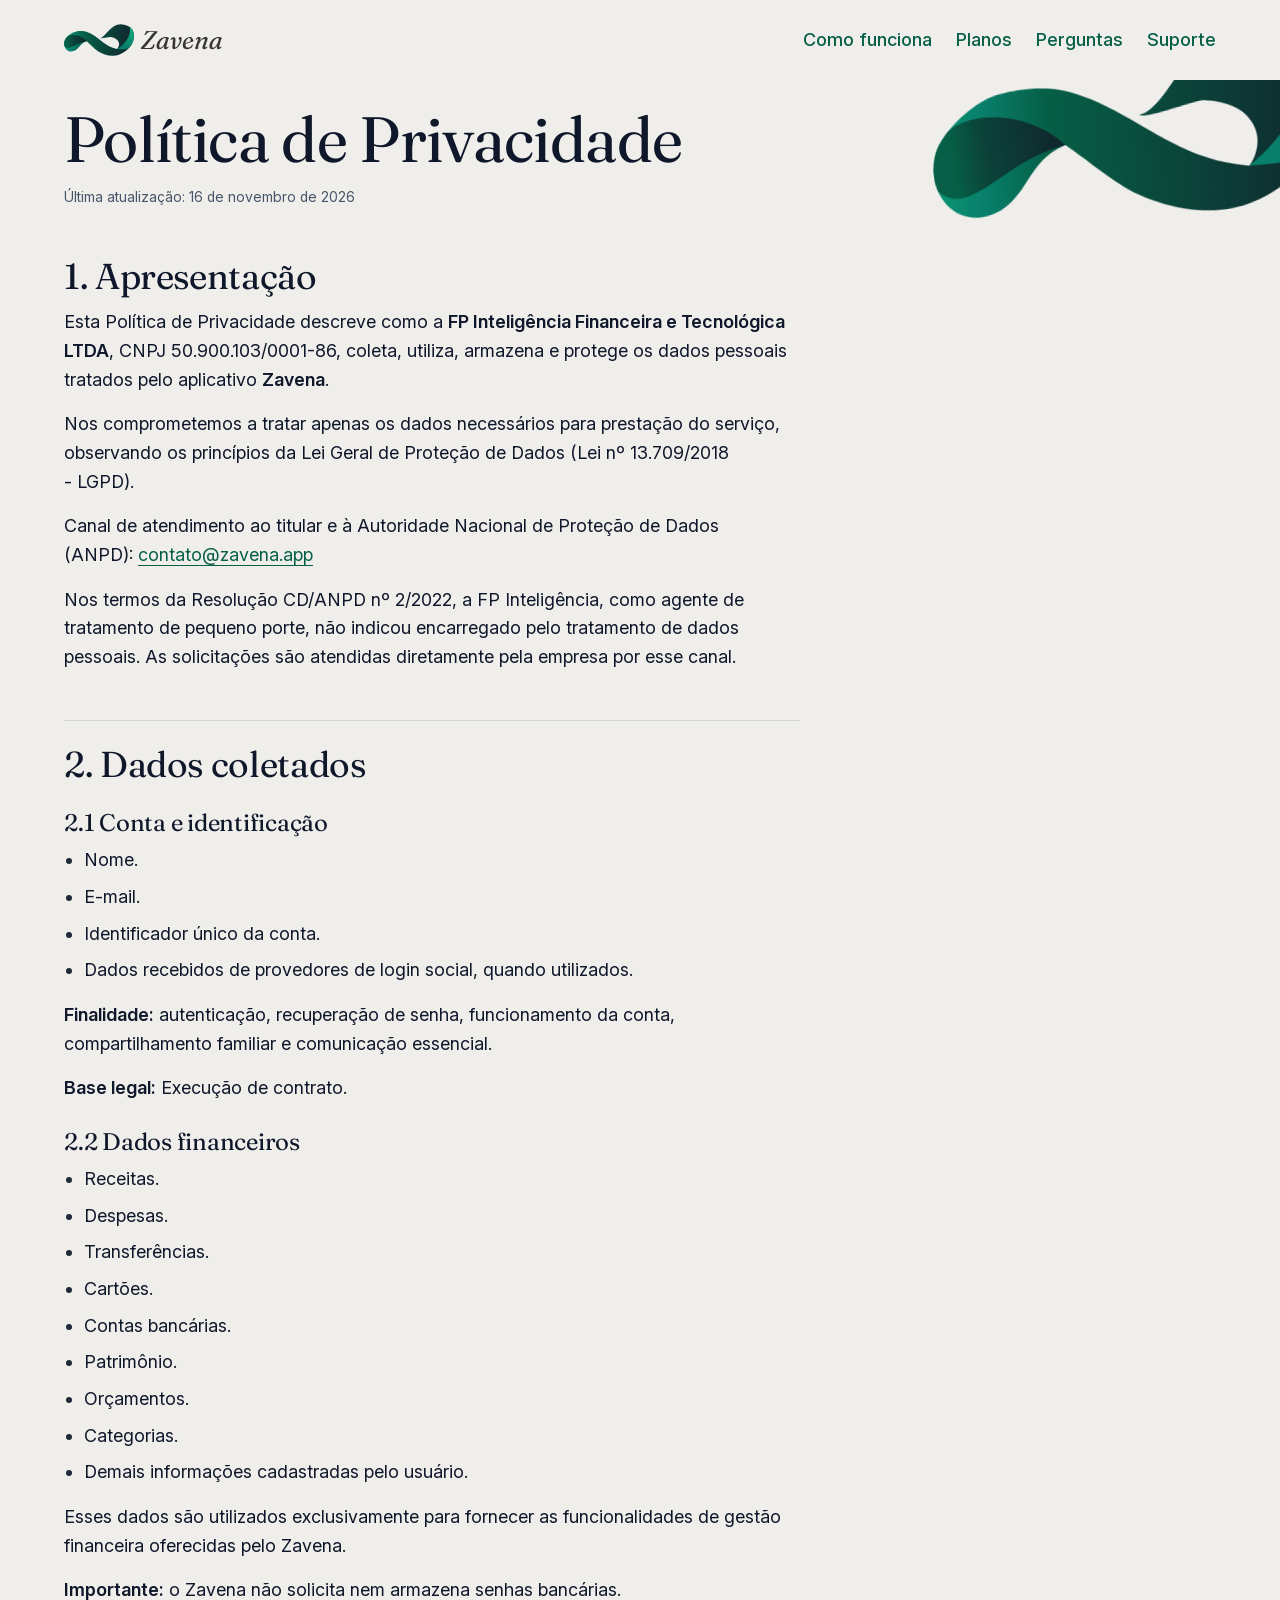
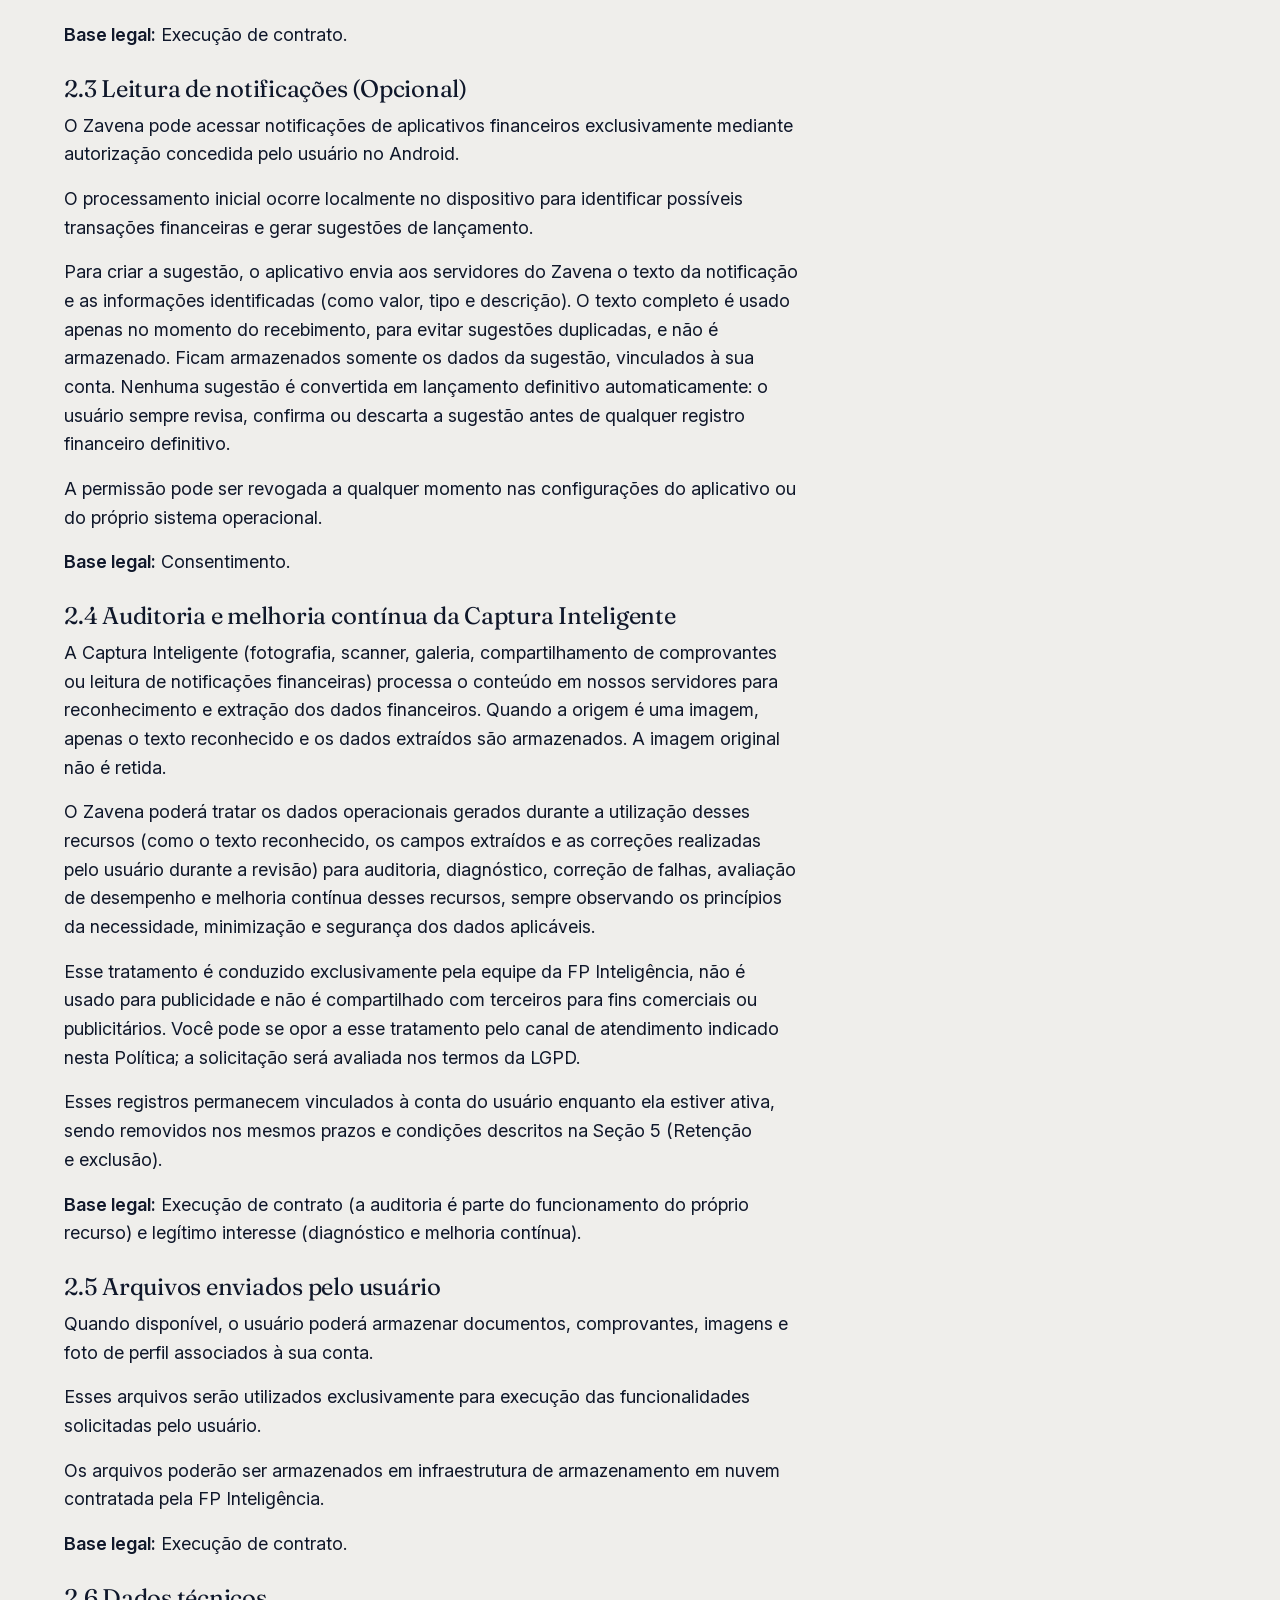
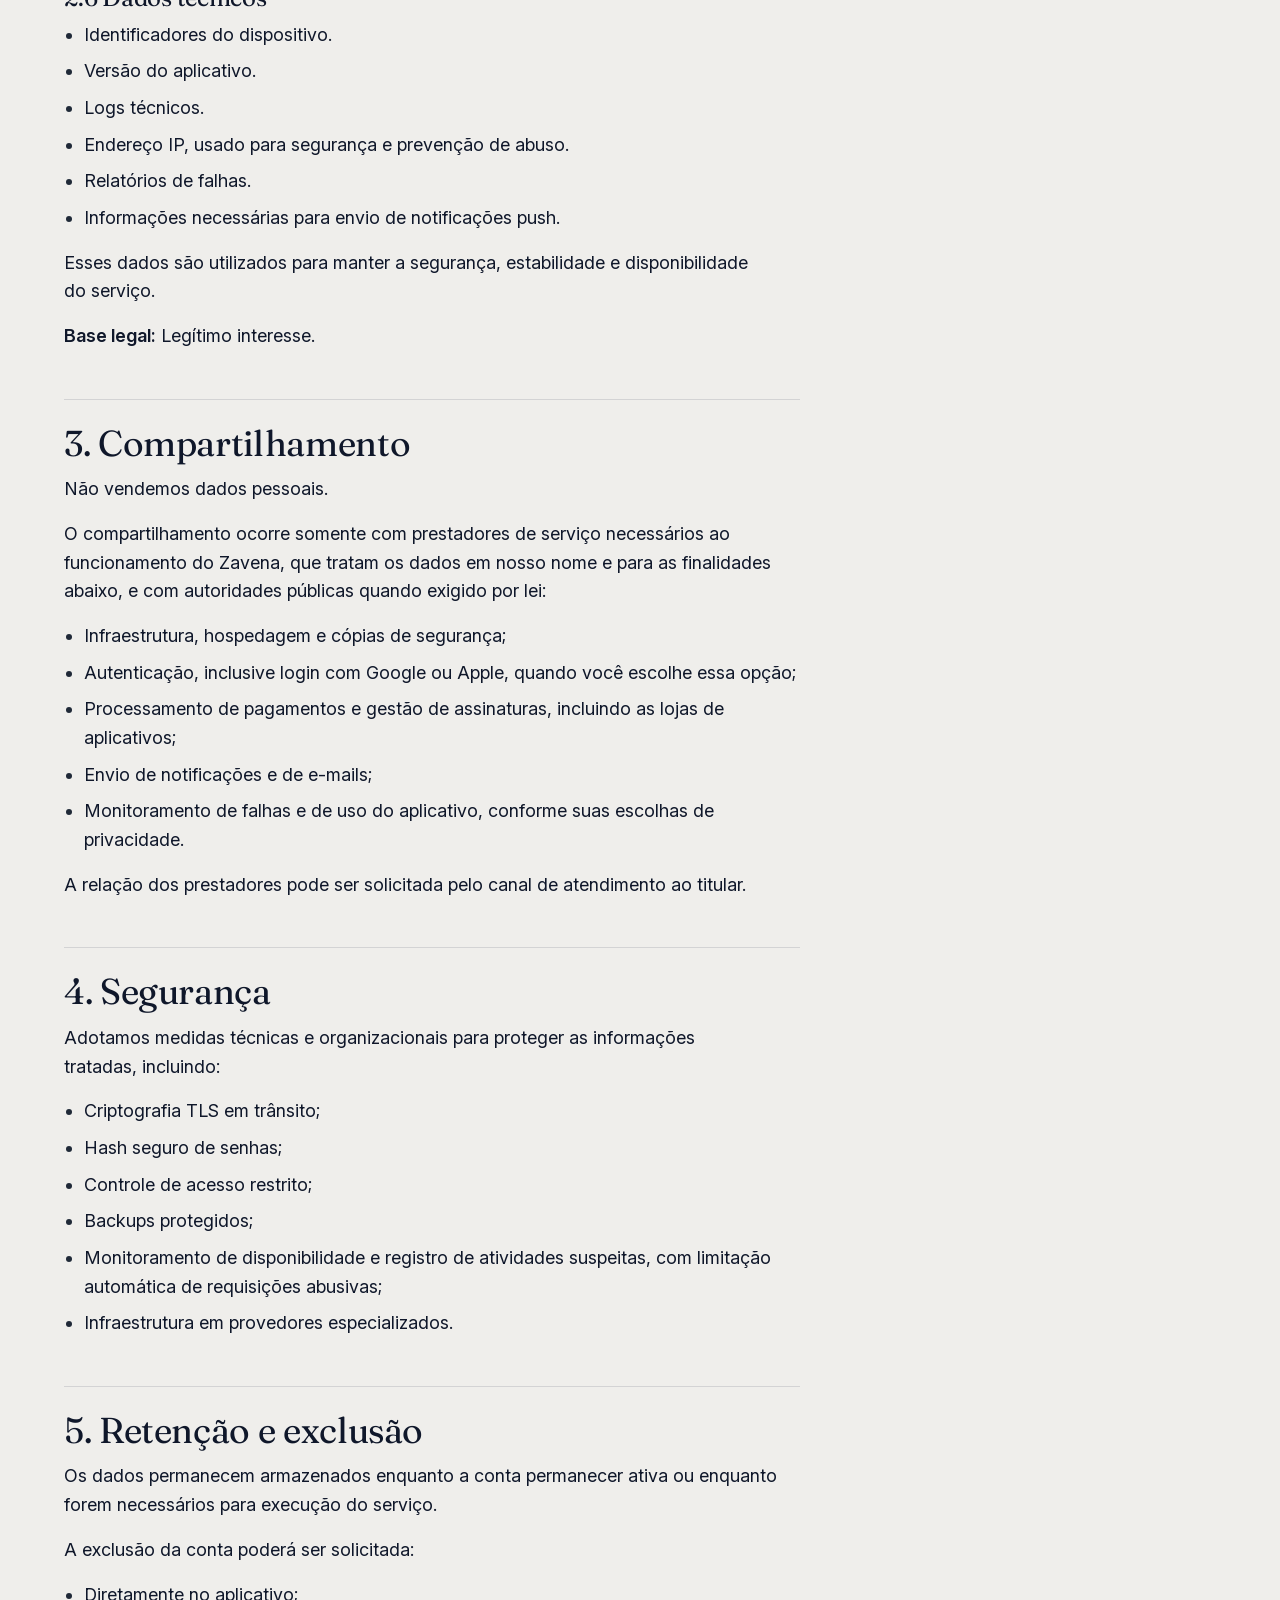
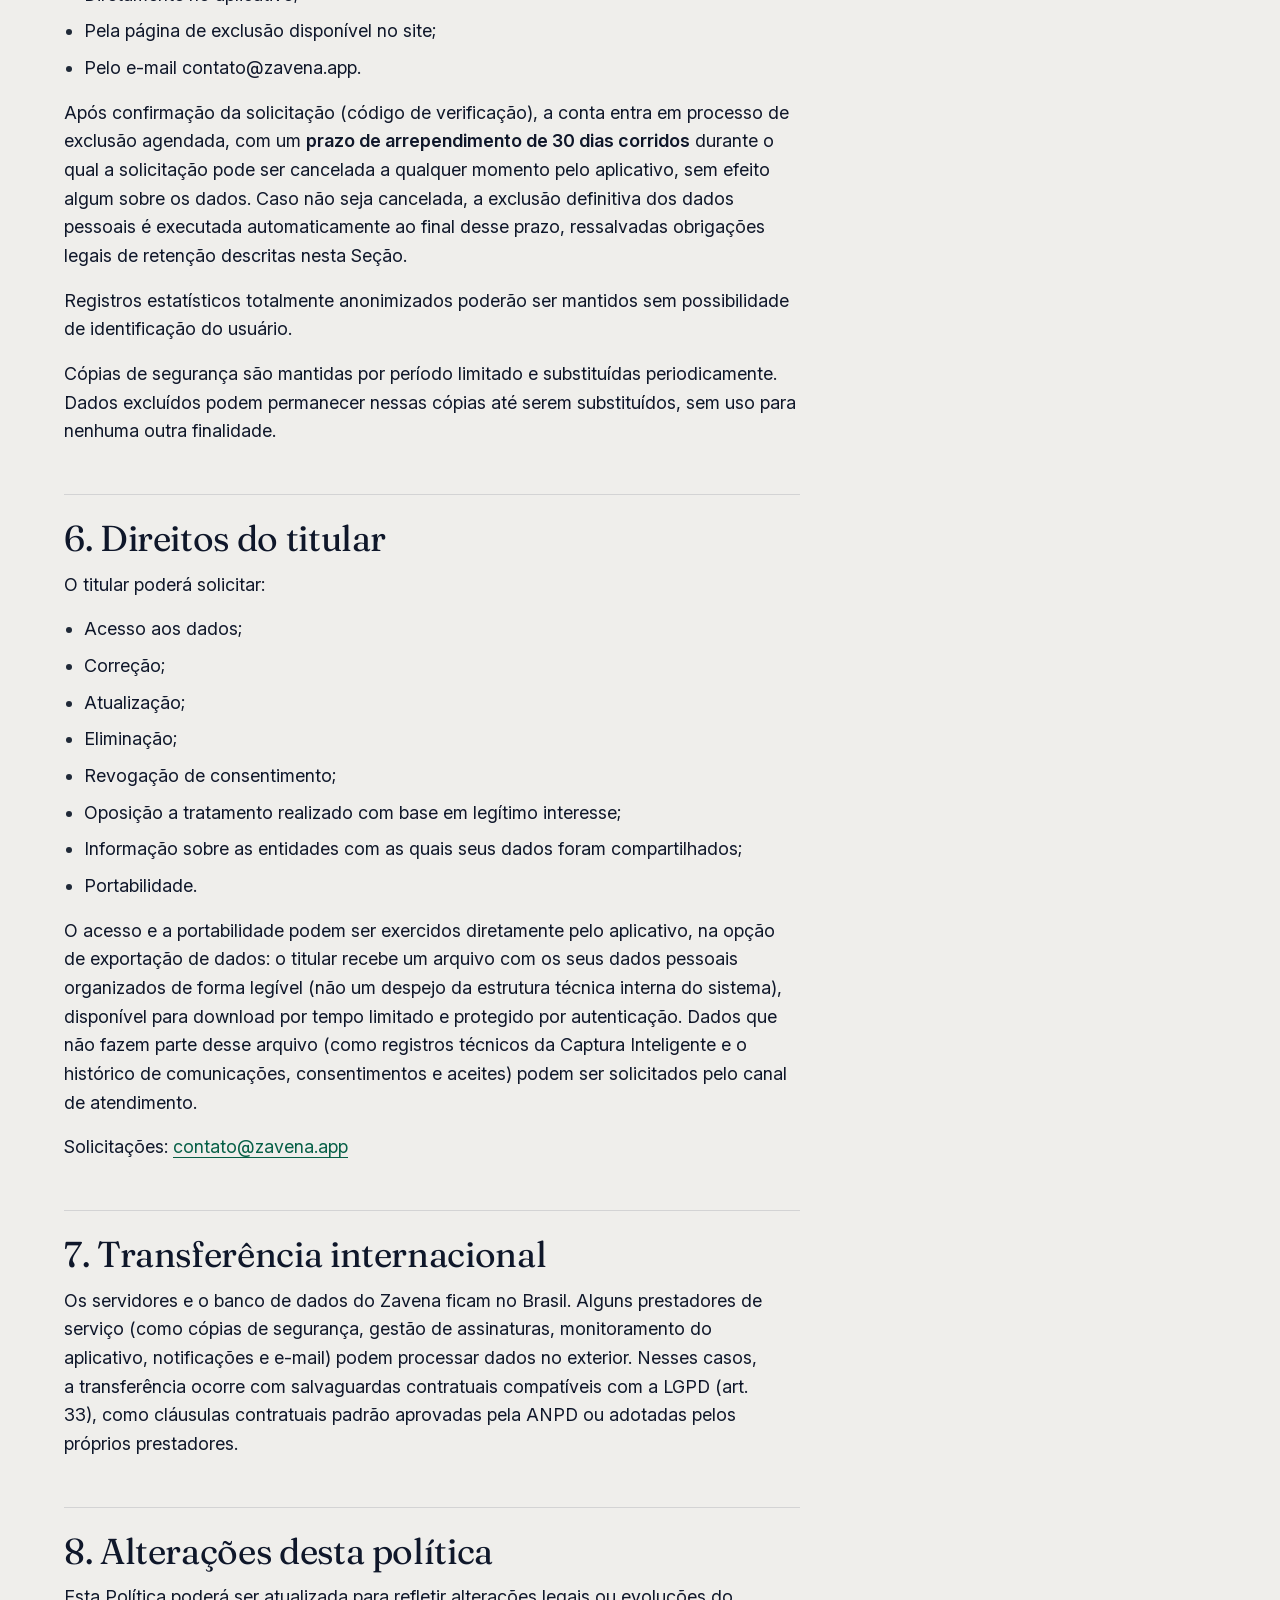
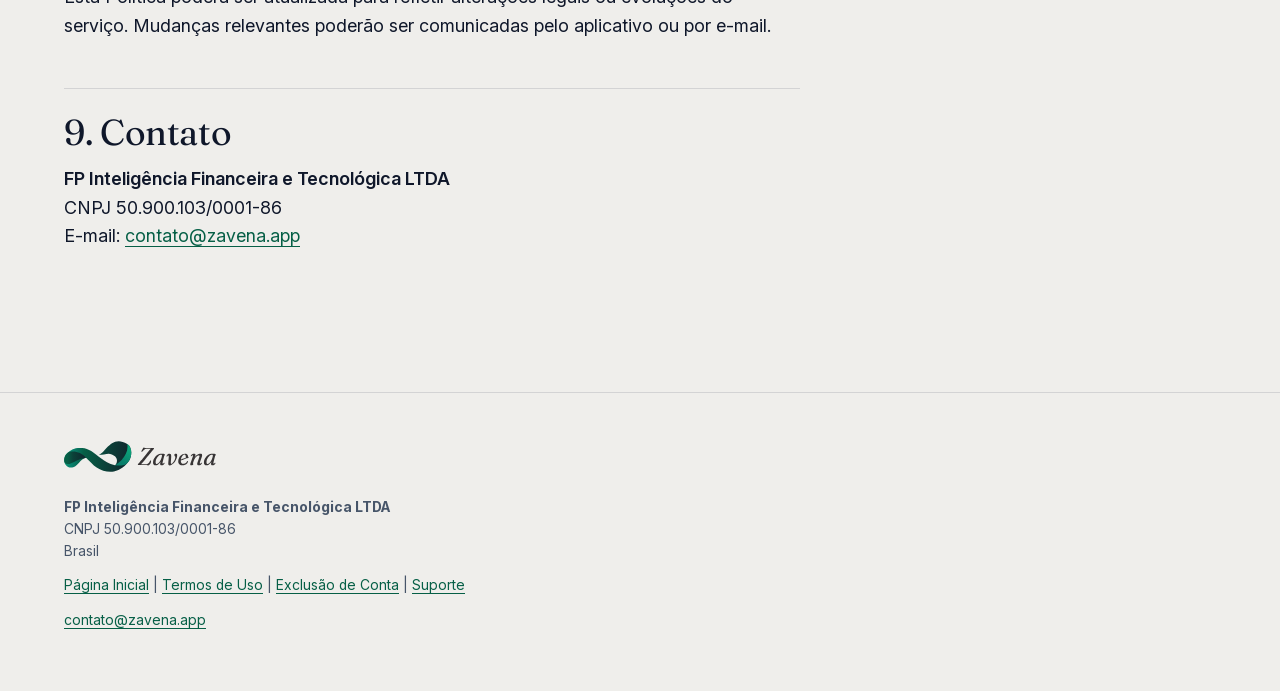
<file: privacidade/index.html>
<!DOCTYPE html>
<html lang="pt-BR">

<head>
    <meta charset="UTF-8">
    <meta name="viewport" content="width=device-width, initial-scale=1.0">

    <title>Política de Privacidade | Zavena</title>

    <meta name="description"
        content="Política de Privacidade do Zavena: quais dados são coletados, como são usados e protegidos, e os direitos do titular sobre seus dados pessoais.">
    <meta name="theme-color" content="#EFEEEB">
    <link rel="icon" href="../assets/img/favicon.svg" type="image/svg+xml">
    <link rel="icon" href="../assets/img/favicon-32.png" type="image/png" sizes="32x32">
    <link rel="apple-touch-icon" href="../assets/img/apple-touch-icon.png">
    <link rel="canonical" href="https://zavena.app/privacidade/">

    <meta property="og:type" content="website">
    <meta property="og:locale" content="pt_BR">
    <meta property="og:site_name" content="Zavena">
    <meta property="og:title" content="Política de Privacidade | Zavena">
    <meta property="og:description"
        content="Política de Privacidade do Zavena: quais dados são coletados, como são usados e protegidos, e os direitos do titular sobre seus dados pessoais.">
    <meta property="og:url" content="https://zavena.app/privacidade/">
    <meta property="og:image" content="https://zavena.app/assets/img/og.png">
    <meta property="og:image:width" content="1200">
    <meta property="og:image:height" content="630">
    <meta property="og:image:alt" content="Logotipo do Zavena: uma fita verde em laço e o nome Zavena">
    <meta name="twitter:card" content="summary_large_image">
    <meta name="twitter:title" content="Política de Privacidade | Zavena">
    <meta name="twitter:description"
        content="Política de Privacidade do Zavena: quais dados são coletados, como são usados e protegidos, e os direitos do titular sobre seus dados pessoais.">
    <meta name="twitter:image" content="https://zavena.app/assets/img/og.png">

    <!--
    Estado de movimento, definido antes da pintura para não piscar (mesmo script da home):
    - classe "js": habilita as revelações ao rolar (site.js precisa carregar);
    - "motion-off": visitante pausou as animações, ou o sistema pede movimento reduzido.
    Se site.js não carregar em 4 s, a classe "js" é removida e todo o conteúdo fica visível.
    -->
    <script>
        (function () {
            var d = document.documentElement;
            d.classList.add('js');
            try { if (localStorage.getItem('zv-motion') === 'off') d.classList.add('motion-off'); } catch (e) { }
            if (window.matchMedia && matchMedia('(prefers-reduced-motion: reduce)').matches) d.classList.add('motion-off', 'motion-reduced');
            setTimeout(function () { if (!window.__zv) d.classList.remove('js'); }, 4000);
        })();
    </script>

    <link rel="preload" href="../assets/fonts/Fraunces-latin.woff2" as="font" type="font/woff2" crossorigin>
    <link rel="preload" href="../assets/fonts/Inter-latin.woff2" as="font" type="font/woff2" crossorigin>
    <link rel="stylesheet" href="../assets/css/tokens.css">
    <link rel="stylesheet" href="../assets/css/fonts.css">
    <link rel="stylesheet" href="../assets/css/base.css">
    <link rel="stylesheet" href="../assets/css/chrome.css">
    <link rel="stylesheet" href="../assets/css/page.css">
    <link rel="stylesheet" href="../assets/css/motion.css">
    <script src="../assets/js/site.js" defer></script>
</head>

<body>

<a class="skip-link" href="#conteudo">Pular para o conteúdo</a>
<div class="progress" aria-hidden="true"></div>

<header class="site-header">
    <div class="container">
        <a class="brand" href="../" aria-label="Zavena, página inicial"><img src="../assets/img/zavena-horizontal.svg" alt="" width="1902" height="385"></a>
        <div class="site-header__right">
            <nav class="site-nav" aria-label="Principal">
                <a class="nav-extra" href="../#como-funciona">Como funciona</a>
                <a href="../#planos">Planos</a>
                <a class="nav-mid" href="../#perguntas">Perguntas</a>
                <a class="nav-extra" href="../suporte/">Suporte</a>
            </nav>
        </div>
    </div>
</header>

<section class="page-head" aria-labelledby="titulo-pagina">
    <img class="page-head__ribbon" src="../assets/img/zavena-simbolo.svg" alt="" width="844" height="385" aria-hidden="true">
    <div class="container">
        <h1 id="titulo-pagina">Política de Privacidade</h1>
        <p class="date">
Última atualização: 16 de novembro de 2026
</p>
    </div>
</section>

<main id="conteudo" class="page">
    <div class="container">
        <div class="page__body">

<h2 class="reveal">1. Apresentação</h2>

<p>

Esta Política de Privacidade descreve como a
<strong>FP Inteligência Financeira e Tecnológica LTDA</strong>,
CNPJ 50.900.103/0001-86,
coleta, utiliza, armazena e protege os dados pessoais tratados pelo aplicativo
<strong>Zavena</strong>.

</p>

<p>

Nos comprometemos a tratar apenas os dados necessários para prestação do serviço,
observando os princípios da Lei Geral de Proteção de Dados
(Lei nº 13.709/2018 - LGPD).

</p>

<p>

Canal de atendimento ao titular e à Autoridade Nacional de Proteção de Dados (ANPD):

<a href="mailto:contato@zavena.app">

contato@zavena.app

</a>

</p>

<p>

Nos termos da Resolução CD/ANPD nº 2/2022, a FP Inteligência, como agente de tratamento de pequeno porte, não indicou
encarregado pelo tratamento de dados pessoais. As solicitações são atendidas diretamente pela empresa por esse canal.

</p>

<h2 class="reveal">2. Dados coletados</h2>

<h3>2.1 Conta e identificação</h3>

<ul>

<li>Nome.</li>

<li>E-mail.</li>

<li>Identificador único da conta.</li>

<li>Dados recebidos de provedores de login social, quando utilizados.</li>

</ul>

<p>

<strong>Finalidade:</strong>

autenticação, recuperação de senha, funcionamento da conta,
compartilhamento familiar e comunicação essencial.

</p>

<p>

<strong>Base legal:</strong>

Execução de contrato.

</p>

<h3>2.2 Dados financeiros</h3>

<ul>

<li>Receitas.</li>

<li>Despesas.</li>

<li>Transferências.</li>

<li>Cartões.</li>

<li>Contas bancárias.</li>

<li>Patrimônio.</li>

<li>Orçamentos.</li>

<li>Categorias.</li>

<li>Demais informações cadastradas pelo usuário.</li>

</ul>

<p>

Esses dados são utilizados exclusivamente para fornecer as funcionalidades de gestão financeira oferecidas pelo Zavena.

</p>

<p>

<strong>Importante:</strong>

o Zavena não solicita nem armazena senhas bancárias.

</p>

<p>

<strong>Base legal:</strong>

Execução de contrato.

</p>

<h3>2.3 Leitura de notificações (Opcional)</h3>

<p>

O Zavena pode acessar notificações de aplicativos financeiros exclusivamente mediante autorização concedida pelo usuário no Android.

</p>

<p>

O processamento inicial ocorre localmente no dispositivo para identificar possíveis transações financeiras e gerar sugestões de lançamento.

</p>

<p>

Para criar a sugestão, o aplicativo envia aos servidores do Zavena o texto da notificação e as informações identificadas (como valor, tipo e descrição). O texto completo é usado apenas no momento do recebimento, para evitar sugestões duplicadas, e não é armazenado. Ficam armazenados somente os dados da sugestão, vinculados à sua conta. Nenhuma sugestão é convertida em lançamento definitivo automaticamente: o usuário sempre revisa, confirma ou descarta a sugestão antes de qualquer registro financeiro definitivo.

</p>

<p>

A permissão pode ser revogada a qualquer momento nas configurações do aplicativo ou do próprio sistema operacional.

</p>

<p>

<strong>Base legal:</strong>

Consentimento.

</p>

<h3>2.4 Auditoria e melhoria contínua da Captura Inteligente</h3>

<p>

A Captura Inteligente (fotografia, scanner, galeria, compartilhamento de comprovantes ou leitura de notificações financeiras) processa o conteúdo em nossos servidores para reconhecimento e extração dos dados financeiros. Quando a origem é uma imagem, apenas o texto reconhecido e os dados extraídos são armazenados. A imagem original não é retida.

</p>

<p>

O Zavena poderá tratar os dados operacionais gerados durante a utilização desses recursos (como o texto reconhecido, os campos extraídos e as correções realizadas pelo usuário durante a revisão) para auditoria, diagnóstico, correção de falhas, avaliação de desempenho e melhoria contínua desses recursos, sempre observando os princípios da necessidade, minimização e segurança dos dados aplicáveis.

</p>

<p>

Esse tratamento é conduzido exclusivamente pela equipe da FP Inteligência, não é usado para publicidade e não é compartilhado com terceiros para fins comerciais ou publicitários. Você pode se opor a esse tratamento pelo canal de atendimento indicado nesta Política; a solicitação será avaliada nos termos da LGPD.

</p>

<p>

Esses registros permanecem vinculados à conta do usuário enquanto ela estiver ativa, sendo removidos nos mesmos prazos e condições descritos na Seção 5 (Retenção e exclusão).

</p>

<p>

<strong>Base legal:</strong>

Execução de contrato (a auditoria é parte do funcionamento do próprio recurso) e legítimo interesse (diagnóstico e melhoria contínua).

</p>

<h3>2.5 Arquivos enviados pelo usuário</h3>

<p>

Quando disponível, o usuário poderá armazenar documentos, comprovantes, imagens e foto de perfil associados à sua conta.

</p>

<p>

Esses arquivos serão utilizados exclusivamente para execução das funcionalidades solicitadas pelo usuário.

</p>

<p>

Os arquivos poderão ser armazenados em infraestrutura de armazenamento em nuvem contratada pela FP Inteligência.

</p>

<p>

<strong>Base legal:</strong>

Execução de contrato.

</p>

<h3>2.6 Dados técnicos</h3>

<ul>

<li>Identificadores do dispositivo.</li>

<li>Versão do aplicativo.</li>

<li>Logs técnicos.</li>

<li>Endereço IP, usado para segurança e prevenção de abuso.</li>

<li>Relatórios de falhas.</li>

<li>Informações necessárias para envio de notificações push.</li>

</ul>

<p>

Esses dados são utilizados para manter a segurança, estabilidade e disponibilidade do serviço.

</p>

<p>

<strong>Base legal:</strong>

Legítimo interesse.

</p>

<h2 class="reveal">3. Compartilhamento</h2>

<p>

Não vendemos dados pessoais.

</p>

<p>

O compartilhamento ocorre somente com prestadores de serviço necessários ao funcionamento do Zavena, que tratam os dados em nosso nome e para as finalidades abaixo, e com autoridades públicas quando exigido por lei:

</p>

<ul>

<li>Infraestrutura, hospedagem e cópias de segurança;</li>

<li>Autenticação, inclusive login com Google ou Apple, quando você escolhe essa opção;</li>

<li>Processamento de pagamentos e gestão de assinaturas, incluindo as lojas de aplicativos;</li>

<li>Envio de notificações e de e-mails;</li>

<li>Monitoramento de falhas e de uso do aplicativo, conforme suas escolhas de privacidade.</li>

</ul>

<p>

A relação dos prestadores pode ser solicitada pelo canal de atendimento ao titular.

</p>

<h2 class="reveal">4. Segurança</h2>

<p>

Adotamos medidas técnicas e organizacionais para proteger as informações tratadas, incluindo:

</p>

<ul>

<li>Criptografia TLS em trânsito;</li>

<li>Hash seguro de senhas;</li>

<li>Controle de acesso restrito;</li>

<li>Backups protegidos;</li>

<li>Monitoramento de disponibilidade e registro de atividades suspeitas, com limitação automática de requisições abusivas;</li>

<li>Infraestrutura em provedores especializados.</li>

</ul>

<h2 class="reveal">5. Retenção e exclusão</h2>

<p>

Os dados permanecem armazenados enquanto a conta permanecer ativa ou enquanto forem necessários para execução do serviço.

</p>

<p>

A exclusão da conta poderá ser solicitada:

</p>

<ul>

<li>Diretamente no aplicativo;</li>

<li>Pela página de exclusão disponível no site;</li>

<li>Pelo e-mail contato@zavena.app.</li>

</ul>

<p>

Após confirmação da solicitação (código de verificação), a conta entra em processo de exclusão
agendada, com um <strong>prazo de arrependimento de 30 dias corridos</strong> durante o qual a
solicitação pode ser cancelada a qualquer momento pelo aplicativo, sem efeito algum sobre os
dados. Caso não seja cancelada, a exclusão definitiva dos dados pessoais é executada
automaticamente ao final desse prazo, ressalvadas obrigações legais de retenção descritas nesta
Seção.

</p>

<p>

Registros estatísticos totalmente anonimizados poderão ser mantidos sem possibilidade de identificação do usuário.

</p>

<p>

Cópias de segurança são mantidas por período limitado e substituídas periodicamente. Dados excluídos podem permanecer nessas cópias até serem substituídos, sem uso para nenhuma outra finalidade.

</p>

<h2 class="reveal">6. Direitos do titular</h2>

<p>

O titular poderá solicitar:

</p>

<ul>

<li>Acesso aos dados;</li>

<li>Correção;</li>

<li>Atualização;</li>

<li>Eliminação;</li>

<li>Revogação de consentimento;</li>

<li>Oposição a tratamento realizado com base em legítimo interesse;</li>

<li>Informação sobre as entidades com as quais seus dados foram compartilhados;</li>

<li>Portabilidade.</li>

</ul>

<p>

O acesso e a portabilidade podem ser exercidos diretamente pelo aplicativo, na opção de
exportação de dados: o titular recebe um arquivo com os seus dados pessoais organizados de
forma legível (não um despejo da estrutura técnica interna do sistema), disponível para download
por tempo limitado e protegido por autenticação. Dados que não fazem parte desse arquivo (como
registros técnicos da Captura Inteligente e o histórico de comunicações, consentimentos e aceites) podem ser
solicitados pelo canal de atendimento.

</p>

<p>

Solicitações:

<a href="mailto:contato@zavena.app">

contato@zavena.app

</a>

</p>

<h2 class="reveal">7. Transferência internacional</h2>

<p>

Os servidores e o banco de dados do Zavena ficam no Brasil. Alguns prestadores de serviço (como cópias de segurança, gestão de assinaturas, monitoramento do aplicativo, notificações e e-mail) podem processar dados no exterior. Nesses casos, a transferência ocorre com salvaguardas contratuais compatíveis com a LGPD (art. 33), como cláusulas contratuais padrão aprovadas pela ANPD ou adotadas pelos próprios prestadores.

</p>

<h2 class="reveal">8. Alterações desta política</h2>

<p>

Esta Política poderá ser atualizada para refletir alterações legais ou evoluções do serviço.

Mudanças relevantes poderão ser comunicadas pelo aplicativo ou por e-mail.

</p>

<h2 class="reveal">9. Contato</h2>

<p>

<strong>FP Inteligência Financeira e Tecnológica LTDA</strong>

<br>

CNPJ 50.900.103/0001-86

<br>

E-mail:

<a href="mailto:contato@zavena.app">

contato@zavena.app

</a>

</p>

</div>
    </div>
</main>

<footer class="site-footer">
    <div class="container">

<p>

<strong>FP Inteligência Financeira e Tecnológica LTDA</strong>
<br>
CNPJ 50.900.103/0001-86
<br>
Brasil

</p>

<p>

<a href="../">Página Inicial</a> |
<a href="../termos/">Termos de Uso</a> |
<a href="../exclusao-de-conta/">Exclusão de Conta</a> |
<a href="../suporte/">Suporte</a>

</p>

<p>

<a href="mailto:contato@zavena.app">contato@zavena.app</a>

</p>

</div>
</footer>

</body>

</html>
</file>
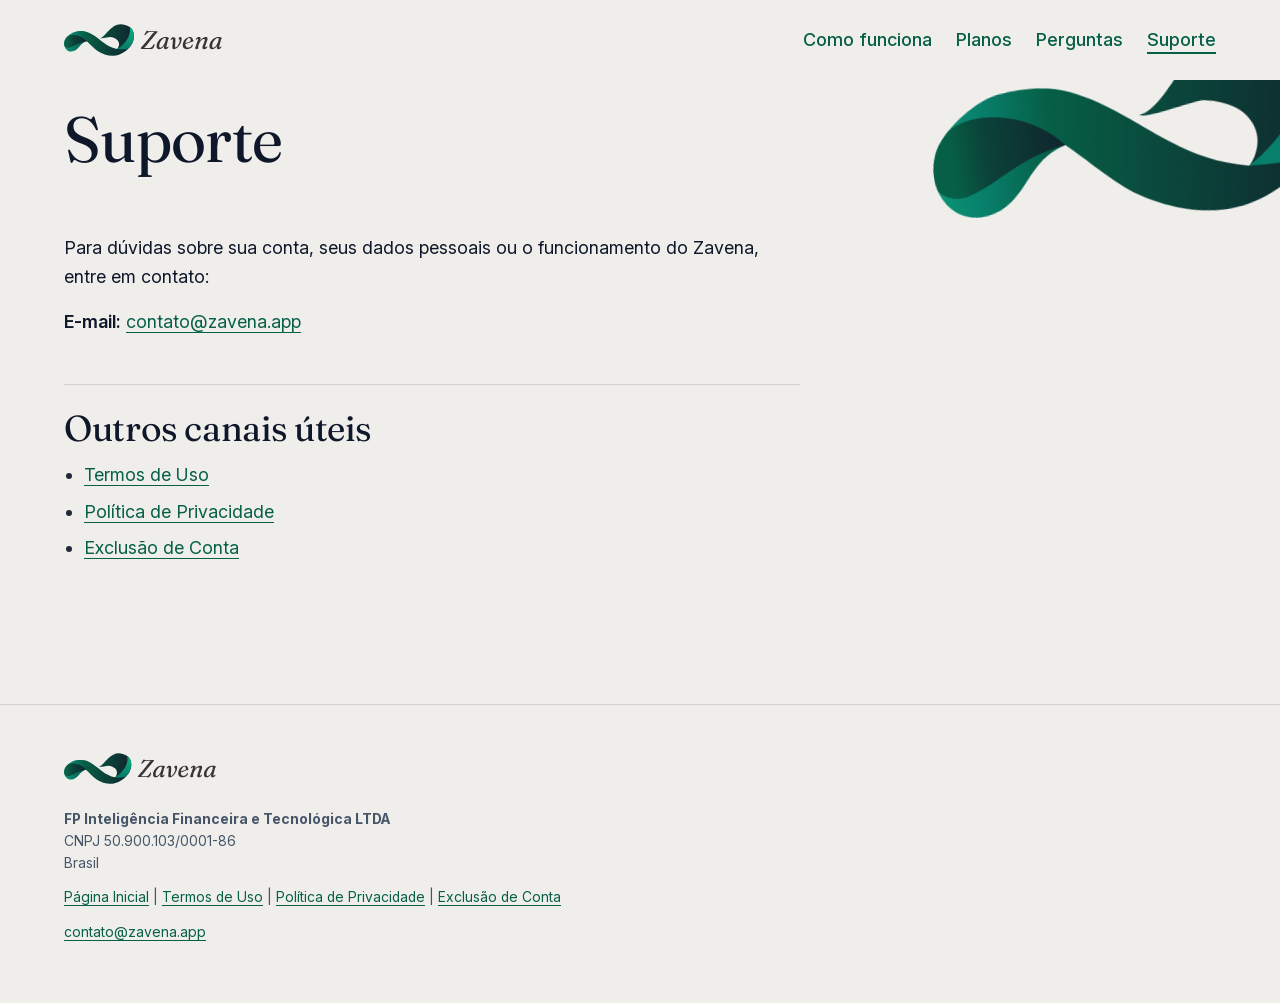
<file: suporte/index.html>
<!DOCTYPE html>
<html lang="pt-BR">

<head>
    <meta charset="UTF-8">
    <meta name="viewport" content="width=device-width, initial-scale=1.0">

    <title>Suporte | Zavena</title>

    <meta name="description"
        content="Fale com o suporte do Zavena para dúvidas sobre sua conta, seus dados pessoais ou o funcionamento do aplicativo.">
    <meta name="theme-color" content="#EFEEEB">
    <link rel="icon" href="../assets/img/favicon.svg" type="image/svg+xml">
    <link rel="icon" href="../assets/img/favicon-32.png" type="image/png" sizes="32x32">
    <link rel="apple-touch-icon" href="../assets/img/apple-touch-icon.png">
    <link rel="canonical" href="https://zavena.app/suporte/">

    <meta property="og:type" content="website">
    <meta property="og:locale" content="pt_BR">
    <meta property="og:site_name" content="Zavena">
    <meta property="og:title" content="Suporte | Zavena">
    <meta property="og:description"
        content="Fale com o suporte do Zavena para dúvidas sobre sua conta, seus dados pessoais ou o funcionamento do aplicativo.">
    <meta property="og:url" content="https://zavena.app/suporte/">
    <meta property="og:image" content="https://zavena.app/assets/img/og.png">
    <meta property="og:image:width" content="1200">
    <meta property="og:image:height" content="630">
    <meta property="og:image:alt" content="Logotipo do Zavena: uma fita verde em laço e o nome Zavena">
    <meta name="twitter:card" content="summary_large_image">
    <meta name="twitter:title" content="Suporte | Zavena">
    <meta name="twitter:description"
        content="Fale com o suporte do Zavena para dúvidas sobre sua conta, seus dados pessoais ou o funcionamento do aplicativo.">
    <meta name="twitter:image" content="https://zavena.app/assets/img/og.png">

    <!--
    Estado de movimento, definido antes da pintura para não piscar (mesmo script da home):
    - classe "js": habilita as revelações ao rolar (site.js precisa carregar);
    - "motion-off": visitante pausou as animações, ou o sistema pede movimento reduzido.
    Se site.js não carregar em 4 s, a classe "js" é removida e todo o conteúdo fica visível.
    -->
    <script>
        (function () {
            var d = document.documentElement;
            d.classList.add('js');
            try { if (localStorage.getItem('zv-motion') === 'off') d.classList.add('motion-off'); } catch (e) { }
            if (window.matchMedia && matchMedia('(prefers-reduced-motion: reduce)').matches) d.classList.add('motion-off', 'motion-reduced');
            setTimeout(function () { if (!window.__zv) d.classList.remove('js'); }, 4000);
        })();
    </script>

    <link rel="preload" href="../assets/fonts/Fraunces-latin.woff2" as="font" type="font/woff2" crossorigin>
    <link rel="preload" href="../assets/fonts/Inter-latin.woff2" as="font" type="font/woff2" crossorigin>
    <link rel="stylesheet" href="../assets/css/tokens.css">
    <link rel="stylesheet" href="../assets/css/fonts.css">
    <link rel="stylesheet" href="../assets/css/base.css">
    <link rel="stylesheet" href="../assets/css/chrome.css">
    <link rel="stylesheet" href="../assets/css/page.css">
    <link rel="stylesheet" href="../assets/css/motion.css">
    <script src="../assets/js/site.js" defer></script>
</head>

<body>

<a class="skip-link" href="#conteudo">Pular para o conteúdo</a>
<div class="progress" aria-hidden="true"></div>

<header class="site-header">
    <div class="container">
        <a class="brand" href="../" aria-label="Zavena, página inicial"><img src="../assets/img/zavena-horizontal.svg" alt="" width="1902" height="385"></a>
        <div class="site-header__right">
            <nav class="site-nav" aria-label="Principal">
                <a class="nav-extra" href="../#como-funciona">Como funciona</a>
                <a href="../#planos">Planos</a>
                <a class="nav-mid" href="../#perguntas">Perguntas</a>
                <a class="nav-extra" href="../suporte/" aria-current="page">Suporte</a>
            </nav>
        </div>
    </div>
</header>

<section class="page-head" aria-labelledby="titulo-pagina">
    <img class="page-head__ribbon" src="../assets/img/zavena-simbolo.svg" alt="" width="844" height="385" aria-hidden="true">
    <div class="container">
        <h1 id="titulo-pagina">Suporte</h1>
        
    </div>
</section>

<main id="conteudo" class="page">
    <div class="container">
        <div class="page__body">

<p>

Para dúvidas sobre sua conta, seus dados pessoais ou o funcionamento do
Zavena, entre em contato:

</p>

<p>

<strong>E-mail:</strong>

<a href="mailto:contato@zavena.app">

contato@zavena.app

</a>

</p>

<h2 class="reveal">Outros canais úteis</h2>

<ul>

<li><a href="../termos/">Termos de Uso</a></li>

<li><a href="../privacidade/">Política de Privacidade</a></li>

<li><a href="../exclusao-de-conta/">Exclusão de Conta</a></li>

</ul>

</div>
    </div>
</main>

<footer class="site-footer">
    <div class="container">

<p>

<strong>FP Inteligência Financeira e Tecnológica LTDA</strong>
<br>
CNPJ 50.900.103/0001-86
<br>
Brasil

</p>

<p>

<a href="../">Página Inicial</a> |
<a href="../termos/">Termos de Uso</a> |
<a href="../privacidade/">Política de Privacidade</a> |
<a href="../exclusao-de-conta/">Exclusão de Conta</a>

</p>

<p>

<a href="mailto:contato@zavena.app">contato@zavena.app</a>

</p>

</div>
</footer>

</body>

</html>
</file>
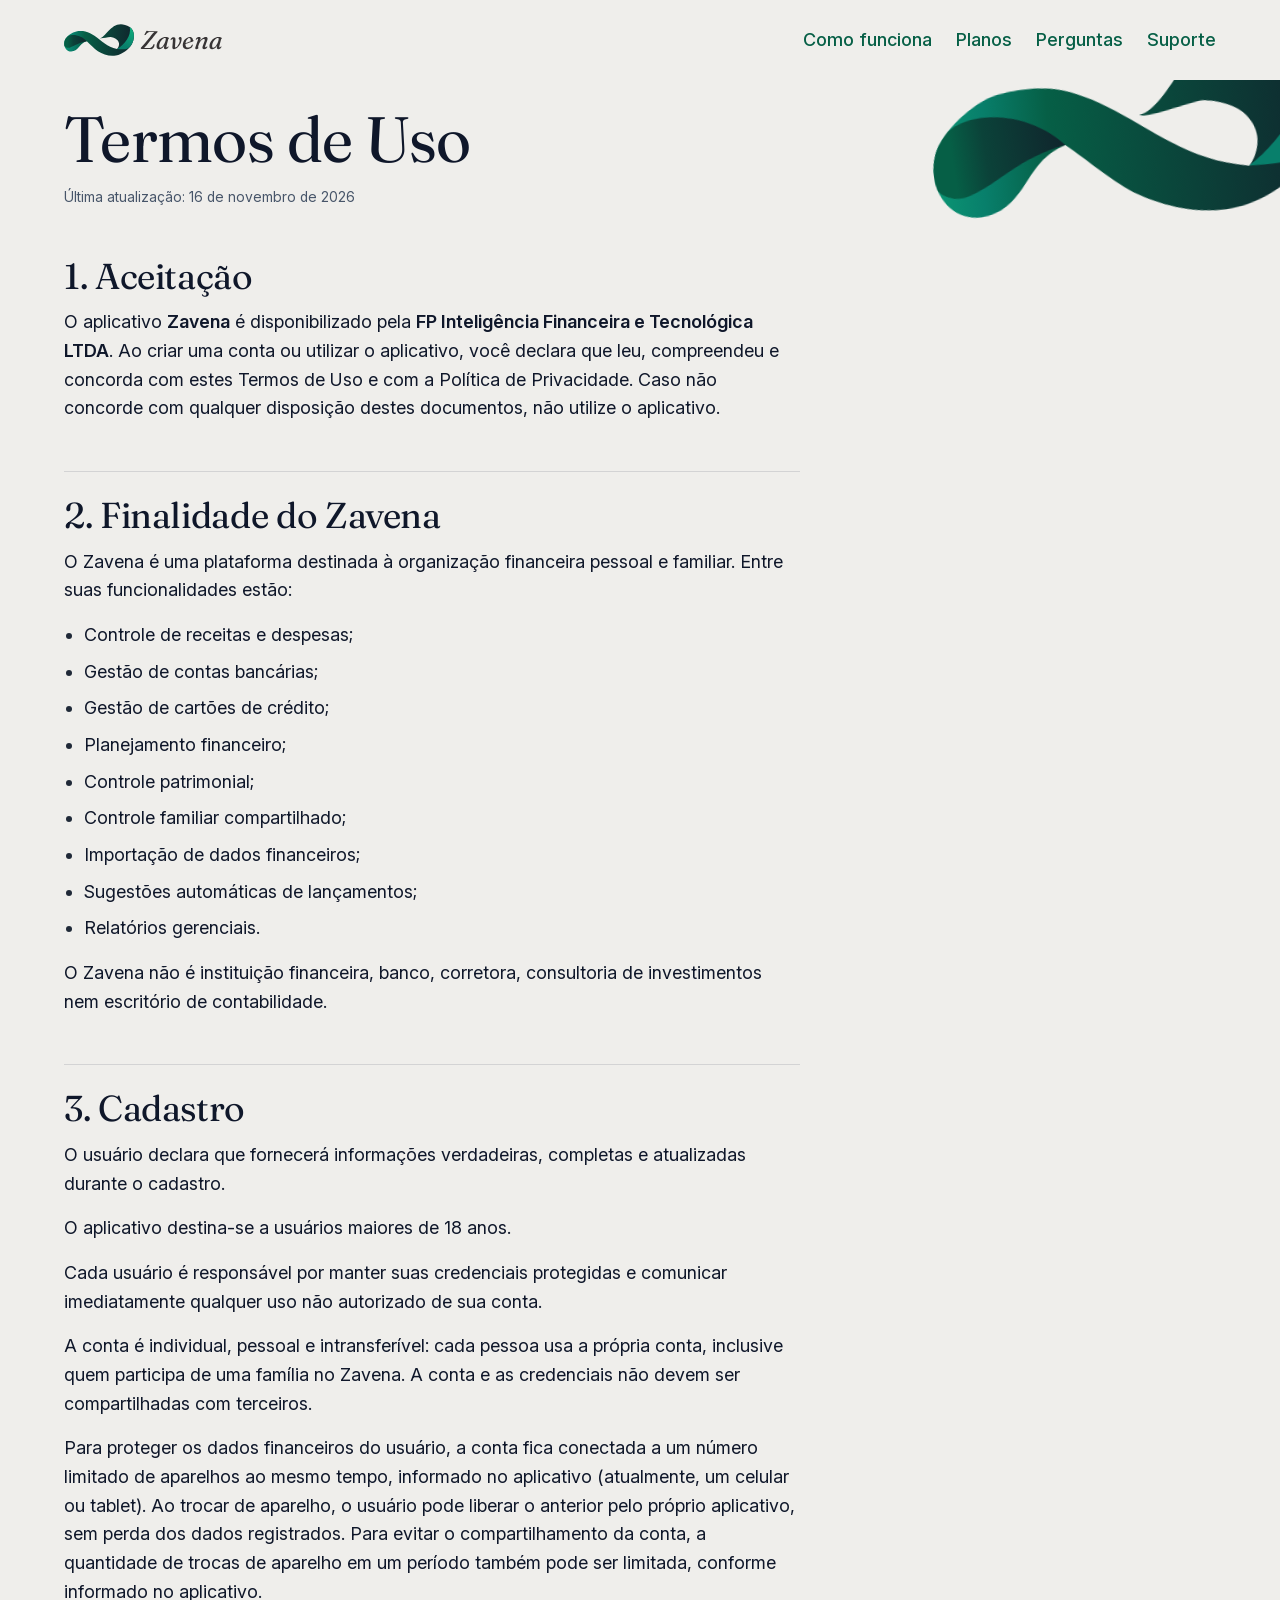
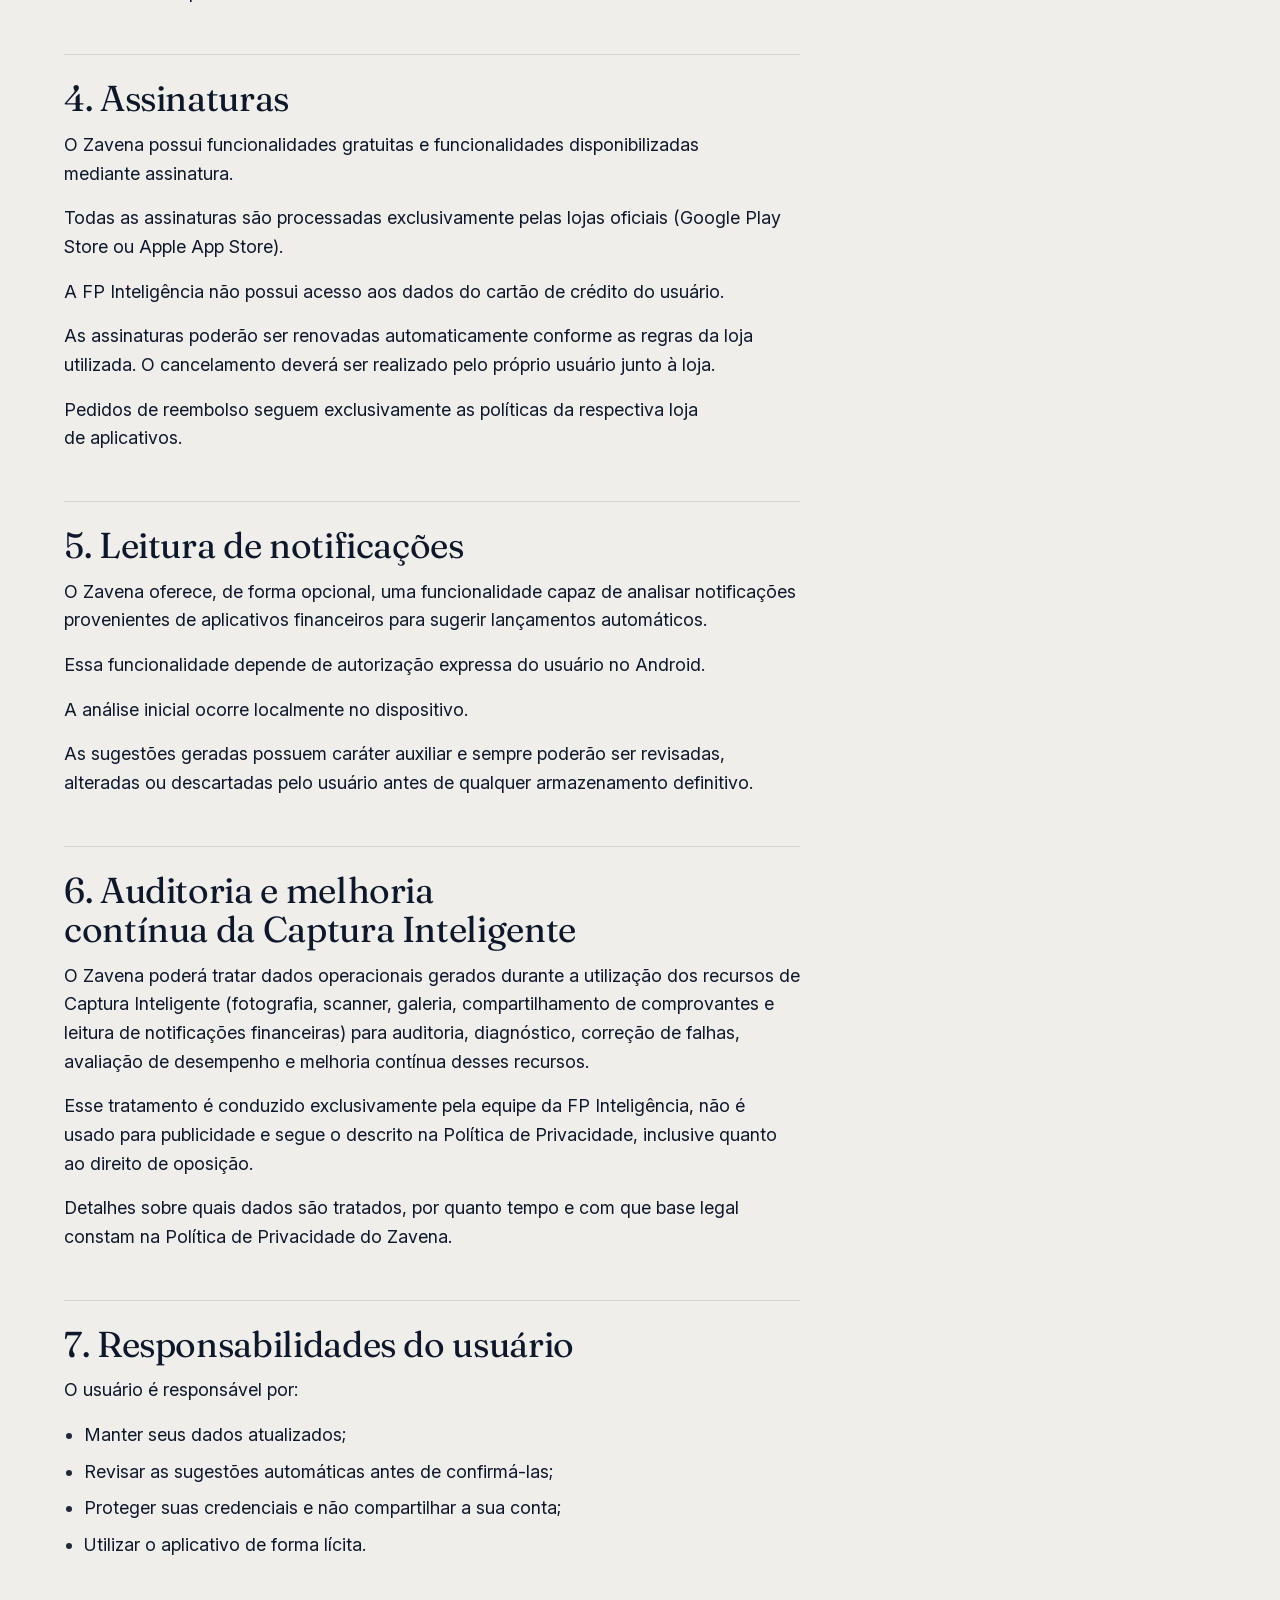
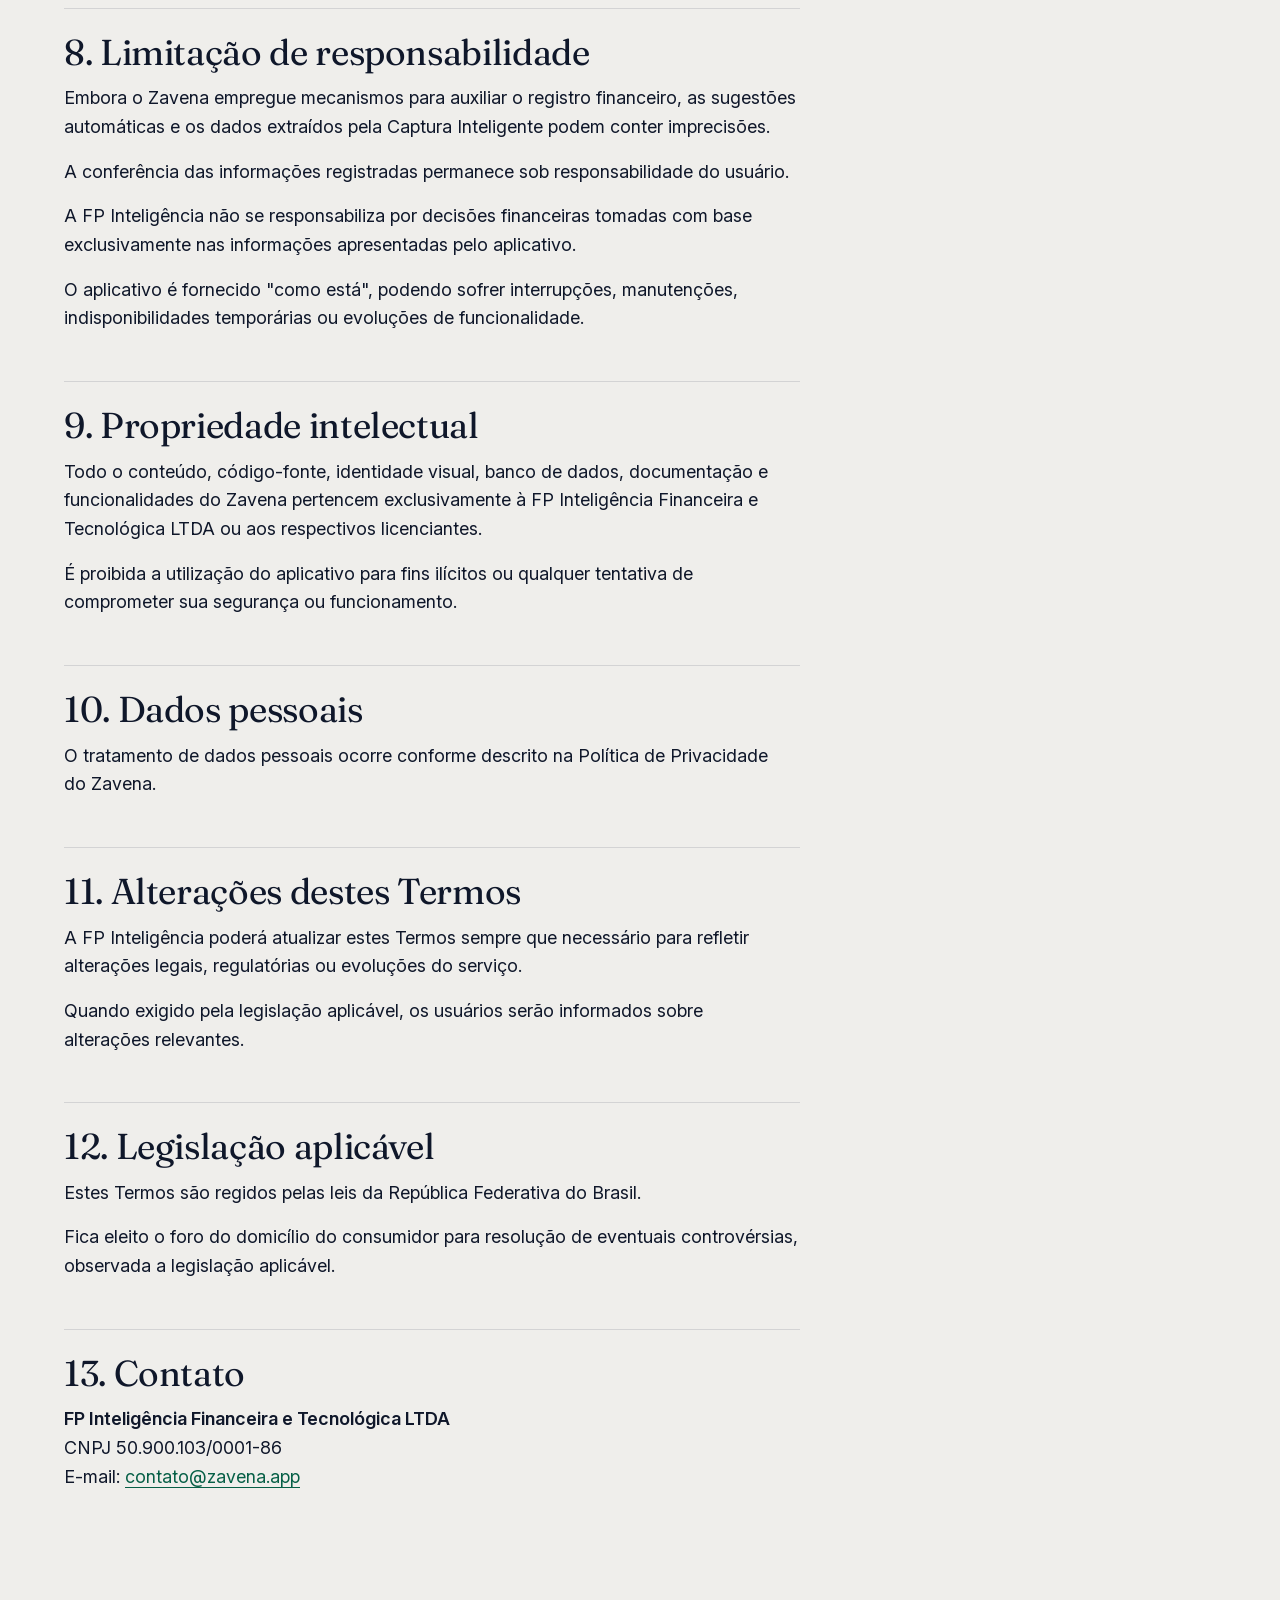
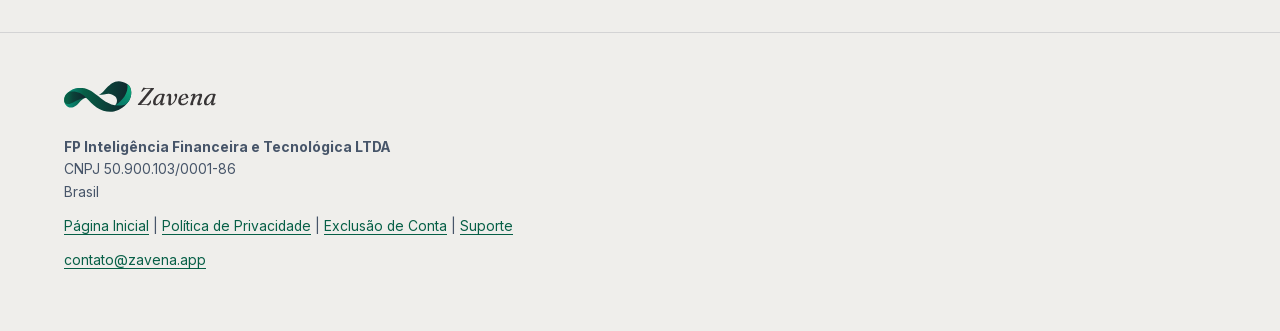
<file: termos/index.html>
<!DOCTYPE html>
<html lang="pt-BR">

<head>
    <meta charset="UTF-8">
    <meta name="viewport" content="width=device-width, initial-scale=1.0">

    <title>Termos de Uso | Zavena</title>

    <meta name="description"
        content="Termos de Uso do Zavena: condições de uso do aplicativo, assinaturas, leitura de notificações e responsabilidades do usuário.">
    <meta name="theme-color" content="#EFEEEB">
    <link rel="icon" href="../assets/img/favicon.svg" type="image/svg+xml">
    <link rel="icon" href="../assets/img/favicon-32.png" type="image/png" sizes="32x32">
    <link rel="apple-touch-icon" href="../assets/img/apple-touch-icon.png">
    <link rel="canonical" href="https://zavena.app/termos/">

    <meta property="og:type" content="website">
    <meta property="og:locale" content="pt_BR">
    <meta property="og:site_name" content="Zavena">
    <meta property="og:title" content="Termos de Uso | Zavena">
    <meta property="og:description"
        content="Termos de Uso do Zavena: condições de uso do aplicativo, assinaturas, leitura de notificações e responsabilidades do usuário.">
    <meta property="og:url" content="https://zavena.app/termos/">
    <meta property="og:image" content="https://zavena.app/assets/img/og.png">
    <meta property="og:image:width" content="1200">
    <meta property="og:image:height" content="630">
    <meta property="og:image:alt" content="Logotipo do Zavena: uma fita verde em laço e o nome Zavena">
    <meta name="twitter:card" content="summary_large_image">
    <meta name="twitter:title" content="Termos de Uso | Zavena">
    <meta name="twitter:description"
        content="Termos de Uso do Zavena: condições de uso do aplicativo, assinaturas, leitura de notificações e responsabilidades do usuário.">
    <meta name="twitter:image" content="https://zavena.app/assets/img/og.png">

    <!--
    Estado de movimento, definido antes da pintura para não piscar (mesmo script da home):
    - classe "js": habilita as revelações ao rolar (site.js precisa carregar);
    - "motion-off": visitante pausou as animações, ou o sistema pede movimento reduzido.
    Se site.js não carregar em 4 s, a classe "js" é removida e todo o conteúdo fica visível.
    -->
    <script>
        (function () {
            var d = document.documentElement;
            d.classList.add('js');
            try { if (localStorage.getItem('zv-motion') === 'off') d.classList.add('motion-off'); } catch (e) { }
            if (window.matchMedia && matchMedia('(prefers-reduced-motion: reduce)').matches) d.classList.add('motion-off', 'motion-reduced');
            setTimeout(function () { if (!window.__zv) d.classList.remove('js'); }, 4000);
        })();
    </script>

    <link rel="preload" href="../assets/fonts/Fraunces-latin.woff2" as="font" type="font/woff2" crossorigin>
    <link rel="preload" href="../assets/fonts/Inter-latin.woff2" as="font" type="font/woff2" crossorigin>
    <link rel="stylesheet" href="../assets/css/tokens.css">
    <link rel="stylesheet" href="../assets/css/fonts.css">
    <link rel="stylesheet" href="../assets/css/base.css">
    <link rel="stylesheet" href="../assets/css/chrome.css">
    <link rel="stylesheet" href="../assets/css/page.css">
    <link rel="stylesheet" href="../assets/css/motion.css">
    <script src="../assets/js/site.js" defer></script>
</head>

<body>

<a class="skip-link" href="#conteudo">Pular para o conteúdo</a>
<div class="progress" aria-hidden="true"></div>

<header class="site-header">
    <div class="container">
        <a class="brand" href="../" aria-label="Zavena, página inicial"><img src="../assets/img/zavena-horizontal.svg" alt="" width="1902" height="385"></a>
        <div class="site-header__right">
            <nav class="site-nav" aria-label="Principal">
                <a class="nav-extra" href="../#como-funciona">Como funciona</a>
                <a href="../#planos">Planos</a>
                <a class="nav-mid" href="../#perguntas">Perguntas</a>
                <a class="nav-extra" href="../suporte/">Suporte</a>
            </nav>
        </div>
    </div>
</header>

<section class="page-head" aria-labelledby="titulo-pagina">
    <img class="page-head__ribbon" src="../assets/img/zavena-simbolo.svg" alt="" width="844" height="385" aria-hidden="true">
    <div class="container">
        <h1 id="titulo-pagina">Termos de Uso</h1>
        <p class="date">

Última atualização: 16 de novembro de 2026

</p>
    </div>
</section>

<main id="conteudo" class="page">
    <div class="container">
        <div class="page__body">

<h2 class="reveal">1. Aceitação</h2>

<p>

O aplicativo <strong>Zavena</strong> é disponibilizado pela
<strong>FP Inteligência Financeira e Tecnológica LTDA</strong>.

Ao criar uma conta ou utilizar o aplicativo, você declara que leu,
compreendeu e concorda com estes Termos de Uso e com a Política de
Privacidade.

Caso não concorde com qualquer disposição destes documentos,
não utilize o aplicativo.

</p>

<h2 class="reveal">2. Finalidade do Zavena</h2>

<p>

O Zavena é uma plataforma destinada à organização financeira pessoal e
familiar.

Entre suas funcionalidades estão:

</p>

<ul>

<li>Controle de receitas e despesas;</li>

<li>Gestão de contas bancárias;</li>

<li>Gestão de cartões de crédito;</li>

<li>Planejamento financeiro;</li>

<li>Controle patrimonial;</li>

<li>Controle familiar compartilhado;</li>

<li>Importação de dados financeiros;</li>

<li>Sugestões automáticas de lançamentos;</li>

<li>Relatórios gerenciais.</li>

</ul>

<p>

O Zavena não é instituição financeira, banco, corretora,
consultoria de investimentos nem escritório de contabilidade.

</p>

<h2 class="reveal">3. Cadastro</h2>

<p>

O usuário declara que fornecerá informações verdadeiras,
completas e atualizadas durante o cadastro.

</p>

<p>

O aplicativo destina-se a usuários maiores de 18 anos.

</p>

<p>

Cada usuário é responsável por manter suas credenciais protegidas
e comunicar imediatamente qualquer uso não autorizado de sua conta.

</p>

<p>

A conta é individual, pessoal e intransferível: cada pessoa usa a
própria conta, inclusive quem participa de uma família no Zavena.
A conta e as credenciais não devem ser compartilhadas com terceiros.

</p>

<p>

Para proteger os dados financeiros do usuário, a conta fica conectada
a um número limitado de aparelhos ao mesmo tempo, informado no
aplicativo (atualmente, um celular ou tablet). Ao trocar de aparelho,
o usuário pode liberar o anterior pelo próprio aplicativo, sem perda
dos dados registrados. Para evitar o compartilhamento da conta, a
quantidade de trocas de aparelho em um período também pode ser
limitada, conforme informado no aplicativo.

</p>

<h2 class="reveal">4. Assinaturas</h2>

<p>

O Zavena possui funcionalidades gratuitas e funcionalidades
disponibilizadas mediante assinatura.

</p>

<p>

Todas as assinaturas são processadas exclusivamente pelas lojas oficiais
(Google Play Store ou Apple App Store).

</p>

<p>

A FP Inteligência não possui acesso aos dados do cartão de crédito do
usuário.

</p>

<p>

As assinaturas poderão ser renovadas automaticamente conforme as regras
da loja utilizada.

O cancelamento deverá ser realizado pelo próprio usuário junto à loja.

</p>

<p>

Pedidos de reembolso seguem exclusivamente as políticas da respectiva
loja de aplicativos.

</p>

<h2 class="reveal">5. Leitura de notificações</h2>

<p>

O Zavena oferece, de forma opcional, uma funcionalidade capaz de analisar
notificações provenientes de aplicativos financeiros para sugerir
lançamentos automáticos.

</p>

<p>

Essa funcionalidade depende de autorização expressa do usuário no
Android.

</p>

<p>

A análise inicial ocorre localmente no dispositivo.

</p>

<p>

As sugestões geradas possuem caráter auxiliar e sempre poderão ser
revisadas, alteradas ou descartadas pelo usuário antes de qualquer
armazenamento definitivo.

</p>

<h2 class="reveal">6. Auditoria e melhoria contínua da Captura Inteligente</h2>

<p>

O Zavena poderá tratar dados operacionais gerados durante a utilização dos
recursos de Captura Inteligente (fotografia, scanner, galeria,
compartilhamento de comprovantes e leitura de notificações financeiras)
para auditoria, diagnóstico, correção de falhas, avaliação de desempenho e
melhoria contínua desses recursos.

</p>

<p>

Esse tratamento é conduzido exclusivamente pela equipe da FP Inteligência,
não é usado para publicidade e segue o descrito na Política de Privacidade,
inclusive quanto ao direito de oposição.

</p>

<p>

Detalhes sobre quais dados são tratados, por quanto tempo e com que base
legal constam na Política de Privacidade do Zavena.

</p>

<h2 class="reveal">7. Responsabilidades do usuário</h2>

<p>

O usuário é responsável por:

</p>

<ul>

<li>Manter seus dados atualizados;</li>

<li>Revisar as sugestões automáticas antes de confirmá-las;</li>

<li>Proteger suas credenciais e não compartilhar a sua conta;</li>

<li>Utilizar o aplicativo de forma lícita.</li>

</ul>

<h2 class="reveal">8. Limitação de responsabilidade</h2>

<p>

Embora o Zavena empregue mecanismos para auxiliar o registro financeiro,
as sugestões automáticas e os dados extraídos pela Captura Inteligente
podem conter imprecisões.

</p>

<p>

A conferência das informações registradas permanece sob responsabilidade
do usuário.

</p>

<p>

A FP Inteligência não se responsabiliza por decisões financeiras tomadas
com base exclusivamente nas informações apresentadas pelo aplicativo.

</p>

<p>

O aplicativo é fornecido "como está", podendo sofrer interrupções,
manutenções, indisponibilidades temporárias ou evoluções de
funcionalidade.

</p>

<h2 class="reveal">9. Propriedade intelectual</h2>

<p>

Todo o conteúdo, código-fonte, identidade visual, banco de dados,
documentação e funcionalidades do Zavena pertencem exclusivamente à
FP Inteligência Financeira e Tecnológica LTDA ou aos respectivos
licenciantes.

</p>

<p>

É proibida a utilização do aplicativo para fins ilícitos ou qualquer
tentativa de comprometer sua segurança ou funcionamento.

</p>

<h2 class="reveal">10. Dados pessoais</h2>

<p>

O tratamento de dados pessoais ocorre conforme descrito na Política de
Privacidade do Zavena.

</p>

<h2 class="reveal">11. Alterações destes Termos</h2>

<p>

A FP Inteligência poderá atualizar estes Termos sempre que necessário
para refletir alterações legais, regulatórias ou evoluções do serviço.

</p>

<p>

Quando exigido pela legislação aplicável, os usuários serão informados
sobre alterações relevantes.

</p>

<h2 class="reveal">12. Legislação aplicável</h2>

<p>

Estes Termos são regidos pelas leis da República Federativa do Brasil.

</p>

<p>

Fica eleito o foro do domicílio do consumidor para resolução de
eventuais controvérsias, observada a legislação aplicável.

</p>

<h2 class="reveal">13. Contato</h2>

<p>

<strong>FP Inteligência Financeira e Tecnológica LTDA</strong>

<br>

CNPJ 50.900.103/0001-86

<br>

E-mail:

<a href="mailto:contato@zavena.app">

contato@zavena.app

</a>

</p>

</div>
    </div>
</main>

<footer class="site-footer">
    <div class="container">

<p>

<strong>FP Inteligência Financeira e Tecnológica LTDA</strong>
<br>
CNPJ 50.900.103/0001-86
<br>
Brasil

</p>

<p>

<a href="../">Página Inicial</a> |
<a href="../privacidade/">Política de Privacidade</a> |
<a href="../exclusao-de-conta/">Exclusão de Conta</a> |
<a href="../suporte/">Suporte</a>

</p>

<p>

<a href="mailto:contato@zavena.app">contato@zavena.app</a>

</p>

</div>
</footer>

</body>

</html>
</file>
<file: assets/css/tokens.css>
/*
 * Zavena: tema do site.
 *
 * Sistema de papéis de cor: Material Design 3 (nomes --md-sys-color-*), o mesmo sistema do tema
 * do app (react-native-paper, ver mobile/src/theme/paperTheme.ts). Os VALORES vêm de
 * mobile/src/theme/colors.ts: identidade Verde Esmeralda + Carbono Grafite sobre bege #EFEEEB
 * (working tree de 2026-10-20; o próprio arquivo ainda a marca como experimento não aprovado).
 * Para mudar a identidade do site altere só o bloco "Papéis MD3" abaixo; o resto do CSS usa os
 * apelidos --color-*.
 *
 * Contraste medido (WCAG) sobre o fundo #EFEEEB, no navegador:
 *   on-surface   #0F172A  15,5:1   |  apoio #475569  6,5:1
 *   link / dark  #065F46   6,6:1   |  branco sobre primary #0E7A6B  5,2:1
 *   primary como texto: 4,5:1, só em texto grande (destaque do título). Nunca em texto pequeno.
 *   accent       #10B981: só decoração. Nunca como cor de texto.
 *   branco sobre os blocos escuros (degradê #10242C -> #065F46, com a fita): mínimo 4,5:1, medido por pixels.
 * Desvio proposital do app: o textSecondary do app (#64748B) mede ~4,1:1 sobre o bege (o app o usa
 * sobre branco, 4,8:1); no site o texto de apoio usa o onSurfaceVariant (#475569).
 */
:root {
  color-scheme: light;

  /* ---- Papéis MD3 (valores do app) ---- */
  --md-sys-color-primary: #0E7A6B;
  --md-sys-color-on-primary: #FFFFFF;
  --md-sys-color-primary-container: #D8EAE7;
  --md-sys-color-on-primary-container: #065F46;

  --md-sys-color-secondary: #1F2937;          /* grafite */
  --md-sys-color-on-secondary: #FFFFFF;
  --md-sys-color-secondary-container: #DBDDDF;
  --md-sys-color-on-secondary-container: #1F2937;

  --md-sys-color-tertiary: #0F766E;
  --md-sys-color-on-tertiary: #FFFFFF;
  --md-sys-color-tertiary-container: #D9F0ED;
  --md-sys-color-on-tertiary-container: #0B4A43;

  --md-sys-color-error: #D32F2F;
  --md-sys-color-on-error: #FFFFFF;
  --md-sys-color-error-container: #FFDAD6;
  --md-sys-color-on-error-container: #410002;

  --md-sys-color-background: #EFEEEB;
  --md-sys-color-on-background: #0F172A;
  --md-sys-color-surface: #FFFFFF;
  --md-sys-color-on-surface: #0F172A;
  --md-sys-color-surface-variant: #E2E8F0;
  --md-sys-color-on-surface-variant: #475569;
  --md-sys-color-outline: #CCCCCC;
  --md-sys-color-outline-variant: #E0E0E0;

  /* Extras da marca no app (fora do conjunto MD3) */
  --zv-primary-dark: #065F46;       /* primaryDark */
  --zv-accent: #10B981;             /* accent: decorativo */
  --zv-surface-highlight: #ECF4F3;  /* surfaceHighlight */
  --zv-text-secondary: #475569;     /* ver nota de contraste acima (no app: #64748B) */
  --zv-deep: #10242C;               /* tom mais escuro do degradê do logotipo oficial */

  /* Mesmas cores em canais RGB, para sombras e brilhos translúcidos: rgb(var(--zv-primary-rgb) / .3) */
  --zv-primary-rgb: 14 122 107;
  --zv-secondary-rgb: 31 41 55;
  --zv-accent-rgb: 16 185 129;
  --zv-ink-rgb: 15 23 42;
  --zv-bg-rgb: 239 238 235;

  /* ---- Apelidos usados pelos componentes ---- */
  --color-primary: var(--md-sys-color-primary);
  --color-primary-dark: var(--zv-primary-dark);
  --color-secondary: var(--md-sys-color-secondary);
  --color-accent: var(--zv-accent);

  --color-bg: var(--md-sys-color-background);
  --color-surface: var(--md-sys-color-surface);
  --color-text: var(--md-sys-color-on-surface);
  --color-text-muted: var(--zv-text-secondary);
  --color-rule: rgb(var(--zv-ink-rgb) / 0.12);            /* linhas e bordas sutis sobre o bege */
  --color-tint: var(--zv-surface-highlight);
  --color-tint-strong: var(--md-sys-color-primary-container);
  --color-deep: var(--zv-deep);                           /* fim dos degradês escuros */

  --color-action: var(--md-sys-color-primary);            /* botões e ícones */
  --color-action-hover: var(--zv-primary-dark);
  --color-on-action: var(--md-sys-color-on-primary);
  --color-link: var(--zv-primary-dark);                   /* texto de link: mais escuro que o botão, para contraste AA sobre o bege */
  --color-focus: var(--zv-primary-dark);

  --color-danger: var(--md-sys-color-error);
  --color-danger-container: var(--md-sys-color-error-container);
  --color-on-danger-container: var(--md-sys-color-on-error-container);

  /* Tipografia (arquivos em assets/fonts, declarados em fonts.css) */
  --font-display: "Fraunces", Georgia, "Times New Roman", serif;
  --font-text: "Inter", system-ui, -apple-system, "Segoe UI", Roboto, Arial, sans-serif;

  /* Escala fluida (mobile 320px -> desktop 1280px) */
  --step--1: clamp(0.8125rem, 0.79rem + 0.1vw, 0.875rem);
  --step-0: clamp(1rem, 0.96rem + 0.2vw, 1.125rem);
  --step-1: clamp(1.25rem, 1.15rem + 0.5vw, 1.5rem);
  --step-2: clamp(1.625rem, 1.4rem + 1.1vw, 2.25rem);
  --step-3: clamp(2.125rem, 1.7rem + 2.1vw, 3.5rem);
  --step-4: clamp(2.625rem, 1.9rem + 3.6vw, 5rem);

  /* Espaço (múltiplos de 4px) */
  --space-1: 0.25rem;
  --space-2: 0.5rem;
  --space-3: 0.75rem;
  --space-4: 1rem;
  --space-5: 1.5rem;
  --space-6: 2rem;
  --space-7: 3rem;
  --space-8: 4.5rem;
  --space-9: clamp(4.5rem, 3rem + 6vw, 8rem);

  /* Layout */
  --gutter: clamp(1rem, 0.5rem + 2.5vw, 2rem);
  --container: 72rem;
  --measure: 62ch;

  --radius: 999px;  /* botões em pílula, como etiquetas e controles */
  --target: 3rem; /* alvo de toque mínimo 48px */
}
</file>
<file: assets/css/fonts.css>
/*
 * Fontes autohospedadas (subsets latinos, SIL OFL 1.1). Origem e licenças: assets/fonts/ORIGEM.md.
 * Os intervalos de peso são os dos arquivos: pedir peso fora deles gera negrito falso ou clamp.
 */
@font-face {
  font-family: "Fraunces";
  src: url("../fonts/Fraunces-latin.woff2") format("woff2");
  font-weight: 400 600;
  font-style: normal;
  font-display: swap;
}

@font-face {
  font-family: "Inter";
  src: url("../fonts/Inter-latin.woff2") format("woff2");
  font-weight: 400 700;
  font-style: normal;
  font-display: swap;
}
</file>
<file: assets/css/base.css>
/* Zavena — base e componentes mínimos. Requer tokens.css. */

*, *::before, *::after { box-sizing: border-box; }

html { -webkit-text-size-adjust: 100%; text-size-adjust: 100%; }

body {
  margin: 0;
  background: var(--color-bg);
  color: var(--color-text);
  font-family: var(--font-text);
  font-size: var(--step-0);
  line-height: 1.6;
  overflow-wrap: break-word; /* palavra longa nunca estoura a coluna (texto ampliado, telas de 320 px) */
  font-synthesis: none; /* sem negrito/itálico falsos: só existem os pesos carregados */
  -webkit-font-smoothing: antialiased;
}

img, svg { display: block; max-width: 100%; height: auto; }

h1, h2, h3 {
  font-family: var(--font-display);
  font-weight: 400;
  font-optical-sizing: auto;
  /* Eixos neutros da Fraunces; o arquivo preserva SOFT e WONK. A Fraunces só vai até peso 600. */
  font-variation-settings: "SOFT" 0, "WONK" 0;
  line-height: 1.1;
  letter-spacing: -0.01em;
  margin: 0 0 var(--space-4);
  text-wrap: balance;
}
h1 { font-size: var(--step-4); }
h2 { font-size: var(--step-3); }
h3 { font-size: var(--step-1); line-height: 1.25; }

p { margin: 0 0 var(--space-4); max-width: var(--measure); text-wrap: pretty; }

a { color: var(--color-link); text-underline-offset: 0.2em; text-decoration-thickness: 1px; }
a:hover { color: var(--color-text); text-decoration-thickness: 2px; }

:focus-visible {
  outline: 3px solid var(--color-focus);
  outline-offset: 3px;
  border-radius: 2px;
}

.container { width: 100%; max-width: calc(var(--container) + 2 * var(--gutter)); margin-inline: auto; padding-inline: var(--gutter); }
.section { padding-block: var(--space-9); }
.rule { border: 0; border-top: 1px solid var(--color-rule); margin: 0; }

.lede { font-size: var(--step-1); line-height: 1.5; color: var(--color-text-muted); }
.small { font-size: var(--step--1); color: var(--color-text-muted); }

/* Valores financeiros: sempre em Inter (a Fraunces não tem algarismos tabulares), largura fixa */
.num { font-family: var(--font-text); font-variant-numeric: tabular-nums; }

/* Botões */
.btn {
  display: inline-flex;
  align-items: center;
  justify-content: center;
  min-height: var(--target);
  padding: 0.75rem 1.5rem;
  border: 1px solid var(--color-action);
  border-radius: var(--radius);
  background: var(--color-action);
  color: var(--color-on-action);
  font-family: var(--font-text);
  font-size: var(--step-0);
  font-weight: 600;
  line-height: 1.2;
  text-decoration: none;
  transition: background-color 0.15s ease, border-color 0.15s ease;
}
.btn:hover { background: var(--color-action-hover); border-color: var(--color-action-hover); color: var(--color-on-action); }
.btn--ghost { background: transparent; border-color: rgb(var(--zv-ink-rgb) / 0.28); color: var(--color-text); }
.btn--ghost:hover { background: var(--color-surface); border-color: var(--color-text); color: var(--color-text); }
.actions { display: flex; flex-wrap: wrap; gap: var(--space-3) var(--space-5); align-items: center; }

/* Lista editorial numerada */
.steps { list-style: none; margin: 0; padding: 0; counter-reset: step; }
.steps > li { counter-increment: step; display: grid; grid-template-columns: 3rem 1fr; gap: var(--space-4); padding-block: var(--space-5); border-top: 1px solid var(--color-rule); }
.steps > li::before { content: counter(step, decimal-leading-zero); font-variant-numeric: tabular-nums; color: var(--color-text-muted); font-size: var(--step--1); font-weight: 600; padding-top: 0.35em; }
.steps > li:last-child { border-bottom: 1px solid var(--color-rule); }

/* Tabela de valores */
.ledger { width: 100%; border-collapse: collapse; font-size: var(--step-0); }
.ledger caption { text-align: left; padding-bottom: var(--space-3); font-size: var(--step--1); color: var(--color-text-muted); }
.ledger th, .ledger td { padding: var(--space-3) 0; border-top: 1px solid var(--color-rule); text-align: left; font-weight: 400; }
.ledger td:last-child, .ledger th:last-child { text-align: right; white-space: nowrap; padding-left: var(--space-4); }
.ledger tr:last-child td, .ledger tr:last-child th { border-bottom: 1px solid var(--color-rule); }

/* Etiqueta de plano */
.tag {
  display: inline-block;
  padding: 0.1rem 0.5rem;
  border: 1px solid var(--color-link);
  border-radius: 999px;
  color: var(--color-link);
  font-family: var(--font-text);
  font-size: var(--step--1);
  font-weight: 600;
  line-height: 1.5;
  vertical-align: middle;
}

/* Perguntas frequentes */
details { border-top: 1px solid var(--color-rule); }
details:last-of-type { border-bottom: 1px solid var(--color-rule); }
summary { cursor: pointer; padding-block: var(--space-4); font-weight: 600; min-height: var(--target); }
details > :not(summary) { padding-bottom: var(--space-4); }

/* Faixa de destaque (única superfície cheia da marca) */
.band { background: var(--color-deep); color: #FFFFFF; }
.band a { color: #FFFFFF; }
.band .btn { background: #FFFFFF; border-color: #FFFFFF; color: var(--color-primary-dark); }
.band .btn:hover { background: var(--color-bg); border-color: var(--color-bg); color: var(--color-primary-dark); }
.band :focus-visible { outline-color: #FFFFFF; }
.band .lede, .band .small { color: #FFFFFF; }

.skip-link { position: absolute; left: var(--space-4); top: -4rem; z-index: 10; padding: var(--space-3) var(--space-4); background: var(--color-surface); color: var(--color-link); border: 2px solid var(--color-link); }
.skip-link:focus { top: var(--space-4); }
.visually-hidden { position: absolute; width: 1px; height: 1px; margin: -1px; padding: 0; overflow: hidden; clip: rect(0 0 0 0); white-space: nowrap; border: 0; }

@media (prefers-reduced-motion: reduce) {
  *, *::before, *::after { transition-duration: 0.01ms !important; animation-duration: 0.01ms !important; scroll-behavior: auto !important; }
}
</file>
<file: assets/css/chrome.css>
/* Estrutura comum a todas as páginas: cabeçalho, navegação, botões, rodapé e barra de progresso. Requer tokens.css, fonts.css e base.css. */

html { scroll-behavior: smooth; }
[id] { scroll-margin-top: 5.5rem; }

/* Barra de progresso de rolagem (preenchida por site.js) */
.progress {
  position: fixed; top: 0; left: 0; right: 0; height: 3px; z-index: 50;
  background: linear-gradient(90deg, var(--color-secondary), var(--color-accent));
  transform: scaleX(0); transform-origin: 0 50%; pointer-events: none;
}

/* Cabeçalho fixo */
.site-header { position: sticky; top: 0; z-index: 40; padding-block: var(--space-4); transition: padding 0.25s ease, background-color 0.25s ease, box-shadow 0.25s ease; }
.site-header .container { display: flex; align-items: center; justify-content: space-between; gap: var(--space-4); flex-wrap: wrap; }
/* Quase opaco de propósito: sobre o bloco escuro do fim da página os links (cor de ação) ainda precisam de contraste AA */
.site-header.is-scrolled { padding-block: var(--space-2); background: rgb(var(--zv-bg-rgb) / 0.96); box-shadow: 0 1px 0 var(--color-rule); }
@supports ((backdrop-filter: blur(1px)) or (-webkit-backdrop-filter: blur(1px))) {
  .site-header.is-scrolled { background: rgb(var(--zv-bg-rgb) / 0.94); -webkit-backdrop-filter: saturate(1.5) blur(14px); backdrop-filter: saturate(1.5) blur(14px); }
}
.brand { display: inline-flex; align-items: center; min-height: var(--target); /* alvo de toque de 48 px */ text-decoration: none; }
.brand img { display: block; height: 2rem; width: auto; aspect-ratio: 1902 / 385; } /* marca horizontal oficial (símbolo + nome) */
.brand:hover { text-decoration: none; }
.site-header__right { display: flex; flex-wrap: wrap; align-items: center; justify-content: flex-end; gap: var(--space-1) var(--space-2); }
.site-nav { display: flex; flex-wrap: wrap; align-items: center; gap: var(--space-1) var(--space-3); }
@media (min-width: 40rem) { .site-nav { gap: var(--space-1) var(--space-5); } }
/* Telas de 320 px: links menores para o cabeçalho caber numa linha (sem forçar nowrap: com texto ampliado ele precisa quebrar) */
@media (max-width: 22.5rem) {
  .site-nav a { font-size: var(--step--1); }
  .brand img { height: 1.625rem; }
}
/* Largura útil muito pequena em rem (texto ampliado a partir de ~125% num celular): o cabeçalho deixa de ser fixo para não tomar a tela */
@media (max-width: 19.99rem) {
  .site-header { position: static; }
}
.site-nav a { display: inline-flex; align-items: center; justify-content: center; min-height: var(--target); min-width: var(--target); font-weight: 500; text-decoration-color: transparent; text-decoration-thickness: 2px; text-underline-offset: 0.35em; transition: text-decoration-color 0.2s ease; }
.site-nav a:hover, .site-nav a[aria-current="true"], .site-nav a[aria-current="page"] { text-decoration-color: currentColor; }
.site-nav .nav-extra, .site-nav .nav-mid { display: none; }
@media (min-width: 30rem) { .site-nav .nav-mid { display: inline-flex; } }
@media (min-width: 44rem) { .site-nav .nav-extra { display: inline-flex; } }

/* Botão de download no cabeçalho: compacto; no celular só "Baixar" para caber ao lado da marca */
.site-header .header-cta { min-height: 2.75rem; padding: 0.55rem 1.1rem; gap: 0.3em; font-size: var(--step--1); white-space: nowrap; box-shadow: none; }
.header-cta__more { display: none; }
@media (min-width: 40rem) { .header-cta__more { display: inline; } }
@media (max-width: 22.5rem) { .site-header .header-cta { padding-inline: 0.8rem; } }

/* Botões com seta */
.btn { position: relative; gap: 0.6rem; box-shadow: 0 10px 22px -14px rgb(var(--zv-primary-rgb) / 0.55); transition: background-color 0.15s ease, border-color 0.15s ease, transform 0.2s ease, box-shadow 0.2s ease; }
.btn:hover { transform: translateY(-2px); box-shadow: 0 16px 26px -14px rgb(var(--zv-primary-rgb) / 0.55); }
.btn--ghost { box-shadow: none; }
.btn--ghost:hover { box-shadow: none; }
.btn svg { width: 1.1rem; height: 1.1rem; fill: none; stroke: currentColor; stroke-width: 2; stroke-linecap: round; stroke-linejoin: round; transition: transform 0.2s ease; }
.btn:hover svg { transform: translateX(3px); }
.band .btn { box-shadow: 0 12px 26px -14px rgba(0, 0, 0, 0.55); }

/* Rodapé */
.site-footer { border-top: 1px solid var(--color-rule); padding-block: var(--space-7); font-size: var(--step--1); color: var(--color-text-muted); }
.site-footer .container::before { content: ""; display: block; width: 9.5rem; aspect-ratio: 1902 / 385; margin-bottom: var(--space-5); background: url(../img/zavena-horizontal.svg) left center / contain no-repeat; }
.site-footer p { max-width: 62ch; margin-bottom: var(--space-3); }
.site-footer a { color: var(--color-link); }
.site-footer nav { display: flex; flex-wrap: wrap; gap: var(--space-1) var(--space-5); margin-bottom: var(--space-4); }
.site-footer nav a { display: inline-flex; align-items: center; min-height: var(--target); }

/* Celular deitado (tela baixa): cabeçalho não fixo para não tomar a altura */
@media (orientation: landscape) and (max-height: 32rem) and (min-width: 30rem) {
  .site-header { position: static; padding-block: var(--space-2); }
}
</file>
<file: assets/css/home.css>
/* Página inicial (só o que é da home). Requer tokens.css, fonts.css, base.css e chrome.css. Movimento fica em motion.css. */

/* Primeira dobra: a fita do logotipo é o único ornamento (sem brilhos, pontilhados nem formas soltas) */
.hero { position: relative; isolation: isolate; overflow-x: clip; padding-block: var(--space-5) var(--space-6); }
.hero__grid { display: grid; grid-template-columns: minmax(0, 1fr); gap: var(--space-7); align-items: center; }
.hero__copy h1 { margin-bottom: var(--space-5); max-width: 14ch; font-size: clamp(2.75rem, 1.6rem + 5.2vw, 5.5rem); letter-spacing: -0.02em; }
.hero__copy .lede { max-width: 40ch; margin-bottom: var(--space-6); }
.section__intro .lede { max-width: 52ch; margin: var(--space-4) 0 0; }
.hero__note { display: flex; flex-wrap: wrap; align-items: center; gap: var(--space-2) var(--space-3); margin: var(--space-4) 0 0; max-width: none; }

.w { display: inline-block; overflow: hidden; vertical-align: top; padding-block: 0.06em 0.16em; margin-block: -0.06em -0.16em; }
.w > span { display: inline-block; }
.hero__em { color: var(--color-action); } /* grande (>24 px): 3:1 basta */

.tag--soon { border-color: var(--color-text-muted); color: var(--color-text-muted); background: rgba(255, 255, 255, 0.7); }

/* Visual da primeira dobra: celular reservado sobre a fita da marca */
.orbit { position: relative; width: min(100%, 26rem); margin-inline: auto; padding-block: var(--space-4); display: grid; place-items: center; }
.orbit .hero__shot { position: relative; z-index: 1; width: min(76%, 17rem); }
.orbit__ribbon { position: absolute; z-index: 0; left: 50%; top: 60%; width: 128%; max-width: none; height: auto; translate: -50% -50%; rotate: -8deg; pointer-events: none; user-select: none; }

@media (min-width: 56rem) {
  .hero { padding-block: var(--space-6) var(--space-6); }
  .hero__grid { grid-template-columns: minmax(0, 1fr) minmax(0, 0.95fr); gap: var(--space-7); }
  .orbit { width: min(100%, 31rem); margin-inline: 0 0; justify-self: end; }
  .orbit .hero__shot { width: min(72%, 22rem); }
  .orbit__ribbon { left: 49%; width: 165%; }
}

/* Faixa do resumo (recorte real da tela inicial): pausa visual entre a primeira dobra e os recursos */
.strip { padding-block: var(--space-6); background: var(--color-surface); border-block: 1px solid var(--color-rule); overflow-x: clip; }
@media (min-width: 56rem) { .strip { padding-block: var(--space-7); } }
.strip__fig { display: flex; flex-direction: column; align-items: center; margin: 0; }
.strip__frame { width: min(100%, 34rem); border: 1px solid var(--color-rule); border-radius: 1.5rem; overflow: hidden; background: #FFFFFF; box-shadow: 0 24px 40px -34px rgb(var(--zv-ink-rgb) / 0.35); }
.strip__frame img { display: block; width: 100%; height: auto; }
.strip__fig figcaption { max-width: 34rem; margin-top: var(--space-4); text-align: center; font-family: var(--font-display); font-size: var(--step-1); line-height: 1.3; color: var(--color-text); }
.strip__fig--acima { flex-direction: column-reverse; }
.strip__fig--acima figcaption { margin-top: 0; margin-bottom: var(--space-4); }

/* Seções: bege e branco se alternam, separados por fios finos */
.section { position: relative; overflow-x: clip; padding-block: var(--space-7); } /* figuras ainda não reveladas ficam deslocadas: não podem gerar rolagem horizontal */
@media (min-width: 56rem) { .section { padding-block: var(--space-8); } }
.section + .section { border-top: 1px solid var(--color-rule); }
.section--tint { background: var(--color-surface); }
.section h2 { max-width: 23ch; }
.section__intro { margin-bottom: var(--space-7); }
.section__intro h2 { margin-bottom: 0; }

/* Recurso + captura */
.feature { position: relative; display: grid; grid-template-columns: minmax(0, 1fr); gap: var(--space-6); align-items: center; }
.feature::before {
  content: attr(data-num); content: attr(data-num) / "";
  position: absolute; z-index: 0; top: -0.25em; right: 0; font-family: var(--font-display); font-variation-settings: "SOFT" 0, "WONK" 0;
  font-size: clamp(6rem, 18vw, 15rem); line-height: 1; color: transparent; -webkit-text-stroke: 1.5px rgb(var(--zv-ink-rgb) / 0.14); pointer-events: none; user-select: none;
}
.feature--reverse::before { right: auto; left: 0; }
/* Em tela estreita o texto ocupa a largura toda e o numeral decorativo colidiria com a etiqueta e o título */
@media (max-width: 39.99rem) { .feature::before { display: none; } }
.feature__copy { position: relative; z-index: 1; max-width: 38rem; }
.feature__copy p:last-of-type { margin-bottom: 0; }
.feature .shot { position: relative; z-index: 1; justify-self: center; width: min(100%, 15rem); }
.feature .shot--lg { width: min(100%, 17rem); }
.section h2 .tag { margin-left: var(--space-2); font-family: var(--font-text); font-size: var(--step--1); font-weight: 600; letter-spacing: 0; vertical-align: middle; white-space: nowrap; }

@media (min-width: 56rem) {
  .feature { grid-template-columns: minmax(0, 1fr) minmax(0, 0.7fr); gap: var(--space-8); }
  /* Invertida: a captura (estreita) vai para a esquerda e o texto fica na coluna larga */
  .feature--reverse { grid-template-columns: minmax(0, 0.7fr) minmax(0, 1fr); }
  .feature--reverse .feature__copy { order: 2; }
  .feature .shot { justify-self: center; width: min(100%, 19rem); }
  .feature .shot--lg { width: min(100%, 22.5rem); }
}

/* Moldura de celular para as capturas reais (ainda reservadas, sem interface desenhada) */
.shot { margin: 0; }
.shot__frame {
  position: relative; display: grid; place-items: center; width: 100%; aspect-ratio: 9 / 19; border: 0; border-radius: 2.2rem; padding: var(--space-5); color: var(--color-text-muted);
  background: linear-gradient(180deg, var(--color-surface), var(--color-tint)); text-align: center; font-size: var(--step--1);
  box-shadow: 0 0 0 7px var(--color-secondary), 0 0 0 8px rgb(255 255 255 / 0.14), 0 44px 60px -34px rgb(var(--zv-ink-rgb) / 0.5), 0 18px 28px -20px rgb(var(--zv-ink-rgb) / 0.4);
  transform: perspective(900px) rotateX(var(--rx, 0deg)) rotateY(var(--ry, 0deg)); transition: transform 0.3s ease;
}
.shot__frame::before { content: ""; position: absolute; top: 0.8rem; left: 50%; width: 26%; height: 0.5rem; border-radius: 999px; background: var(--color-secondary); transform: translateX(-50%); }
/* Captura real do aplicativo dentro da moldura (a proporção vem da imagem, recortada sem barra de status) */
.shot__frame--img { display: block; padding: 0; overflow: hidden; background: var(--color-surface); }
.shot__frame--img::before { display: none; }
.shot__frame--img img { display: block; width: 100%; height: 100%; object-fit: cover; }
.shot figcaption { margin-top: var(--space-4); text-align: center; font-size: var(--step--1); color: var(--color-text-muted); }

/* Também no Zavena */
.also { list-style: none; margin: 0; padding: 0; display: grid; grid-template-columns: minmax(0, 1fr); gap: var(--space-4); }
.also li { display: grid; gap: var(--space-2); align-content: start; min-width: 0; padding: var(--space-5); border: 1px solid var(--color-rule); border-radius: 1.1rem; background: var(--color-surface); transition: translate 0.25s ease, box-shadow 0.25s ease, border-color 0.25s ease; }
.also li:hover { translate: 0 -4px; border-color: rgb(var(--zv-primary-rgb) / 0.35); box-shadow: 0 22px 34px -26px rgb(var(--zv-ink-rgb) / 0.4); }
.also__icon { display: grid; place-items: center; width: 2.75rem; height: 2.75rem; margin-bottom: var(--space-2); border-radius: 0.8rem; background: var(--color-tint-strong); color: var(--color-link); }
.also__icon svg { width: 1.4rem; height: 1.4rem; fill: none; stroke: currentColor; stroke-width: 1.7; stroke-linecap: round; stroke-linejoin: round; }
.also h3 { margin: 0; }
.also p { margin: 0; }
@media (min-width: 40rem) { .also { grid-template-columns: repeat(2, minmax(0, 1fr)); } }

/* Planos */
.plan-grid { display: grid; grid-template-columns: minmax(0, 1fr); gap: var(--space-5); align-items: stretch; }
@media (min-width: 48rem) { .plan-grid { grid-template-columns: repeat(2, minmax(0, 1fr)); gap: var(--space-6); } .plan { padding: var(--space-6); } }
.plan { display: flex; flex-direction: column; padding: var(--space-5); border: 1px solid var(--color-rule); border-radius: 1.5rem; background: var(--color-surface); box-shadow: 0 30px 50px -40px rgb(var(--zv-ink-rgb) / 0.4); transition: translate 0.3s ease, box-shadow 0.3s ease; }
.section--tint .plan:not(.plan--premium) { background: var(--color-bg); } /* a seção de planos é tingida: o cartão Gratuito volta ao fundo base para não se confundir com ela */
.plan:hover { translate: 0 -4px; box-shadow: 0 36px 54px -36px rgb(var(--zv-ink-rgb) / 0.45); }
.plan h3 { margin: 0 0 var(--space-2); font-size: var(--step-2); }
.plan__lead { margin: 0 0 var(--space-5); color: var(--color-text-muted); }
.plan__list { list-style: none; margin: 0; padding: 0; display: grid; gap: var(--space-4); }
.plan__list li { display: grid; grid-template-columns: 1.5rem 1fr; gap: var(--space-3); align-items: start; }
.ico-yes { display: block; width: 1.25rem; height: 1.25rem; margin-top: 0.2rem; fill: none; stroke: var(--color-action); stroke-width: 2.3; stroke-linecap: round; stroke-linejoin: round; }
.plan--premium { position: relative; overflow: hidden; isolation: isolate; border-color: transparent; color: #FFFFFF; background: linear-gradient(150deg, var(--color-deep) 0%, var(--color-primary-dark) 100%); box-shadow: 0 40px 60px -36px rgb(var(--zv-ink-rgb) / 0.65), inset 0 0 0 1px rgb(255 255 255 / 0.08); }
.plan--premium:hover { box-shadow: 0 46px 64px -34px rgb(var(--zv-ink-rgb) / 0.7), inset 0 0 0 1px rgb(255 255 255 / 0.08); }
.plan--premium .plan__lead { color: #FFFFFF; }
.plan--premium .ico-yes { stroke: #FFFFFF; }
.plans__note { margin: var(--space-5) 0 0; color: var(--color-text-muted); font-size: var(--step--1); }

/* Marca: feature grid com o símbolo em destaque (não é captura de tela — ver .shot) */
.brandmark { justify-self: center; display: grid; place-items: center; width: min(100%, 14rem); aspect-ratio: 1; border-radius: 50%; background: radial-gradient(circle at 35% 30%, var(--color-tint), var(--color-tint-strong)); }
.brandmark img { width: 58%; height: auto; rotate: -8deg; }

/* Nota do criador: cartão, para não ficar um bloco de texto corrido igual às seções vizinhas */
.founder-card { display: grid; grid-template-columns: minmax(0, 1fr); gap: var(--space-5); align-items: start; max-width: 54rem; margin-inline: auto; padding: var(--space-6); border: 1px solid var(--color-rule); border-radius: 1.5rem; background: var(--color-surface); box-shadow: 0 24px 40px -34px rgb(var(--zv-ink-rgb) / 0.35); }
.founder-card__photo { display: block; width: 7.5rem; height: 7.5rem; border-radius: 50%; object-fit: cover; box-shadow: 0 0 0 4px var(--color-bg), 0 0 0 5px var(--color-rule), 0 18px 28px -18px rgb(var(--zv-ink-rgb) / 0.55); }
.founder-card__body > :last-child { margin-bottom: 0; }
.founder-card__sig { margin: var(--space-5) 0 0; padding-top: var(--space-4); border-top: 1px solid var(--color-rule); }
@media (min-width: 40rem) {
  .founder-card { grid-template-columns: auto minmax(0, 1fr); gap: var(--space-6); padding: var(--space-7) var(--space-6); }
  .founder-card__photo { width: 9.5rem; height: 9.5rem; }
}

/* Quem está por trás: mesma linguagem visual de cartão+ícone do bloco "Mais do que o essencial"
   (.also) — a versão anterior (lista com linhas divisórias, sem ícone) ficou sem identidade visual
   própria ao lado das seções vizinhas. */
.trust { list-style: none; margin: 0; padding: 0; display: grid; grid-template-columns: minmax(0, 1fr); gap: var(--space-4); }
.trust li { display: grid; gap: var(--space-2); align-content: start; min-width: 0; padding: var(--space-5); border: 1px solid var(--color-rule); border-radius: 1.1rem; background: var(--color-bg); transition: translate 0.25s ease, box-shadow 0.25s ease, border-color 0.25s ease; }
.trust li:hover { translate: 0 -4px; border-color: rgb(var(--zv-primary-rgb) / 0.35); box-shadow: 0 22px 34px -26px rgb(var(--zv-ink-rgb) / 0.4); }
.trust__icon { display: grid; place-items: center; width: 2.75rem; height: 2.75rem; margin-bottom: var(--space-2); border-radius: 0.8rem; background: var(--color-tint-strong); color: var(--color-link); }
.trust__icon svg { width: 1.4rem; height: 1.4rem; fill: none; stroke: currentColor; stroke-width: 1.7; stroke-linecap: round; stroke-linejoin: round; }
.trust h3 { margin: 0; font-size: var(--step-1); }
.trust p { margin: 0; max-width: 52ch; }
@media (min-width: 40rem) { .trust { grid-template-columns: repeat(2, minmax(0, 1fr)); } }

/* Perguntas */
.faq { max-width: 46rem; }
.faq details > p { margin-bottom: 0; }
.faq summary { display: flex; align-items: center; justify-content: space-between; gap: var(--space-4); list-style: none; font-size: var(--step-0); transition: color 0.2s ease; }
.faq summary::-webkit-details-marker { display: none; }
.faq summary:hover { color: var(--color-link); }
.faq summary::after {
  content: ""; flex: none; width: 1.1rem; height: 1.1rem; transition: transform 0.3s ease;
  background: linear-gradient(currentColor, currentColor) center / 100% 2px no-repeat, linear-gradient(currentColor, currentColor) center / 2px 100% no-repeat;
}
.faq details[open] summary::after { transform: rotate(45deg); }
.faq details[open] summary { color: var(--color-link); }

/* Convite final: bloco escuro com a fita da marca, tom sobre tom */
.cta-final { position: relative; isolation: isolate; overflow: hidden; padding-block: var(--space-9); background: linear-gradient(135deg, var(--color-deep) 0%, var(--color-primary-dark) 100%); }
.cta-final__ribbon { position: absolute; z-index: -1; width: 46rem; max-width: none; height: auto; right: -12rem; bottom: -9rem; opacity: 0.32; rotate: -8deg; pointer-events: none; user-select: none; }
@media (min-width: 56rem) { .cta-final__ribbon { right: -6rem; bottom: auto; top: 50%; translate: 0 -50%; opacity: 0.9; } }
.cta-final h2 { max-width: 18ch; font-size: var(--step-4); letter-spacing: -0.02em; }
.cta-final .lede { max-width: 38ch; }
.cta-final .tag--soon { border-color: #FFFFFF; color: #FFFFFF; background: transparent; }

/* Telas baixas em paisagem (celular deitado): cabeçalho não fixo, primeira dobra compacta e colunas lado a lado */
@media (orientation: landscape) and (max-height: 32rem) and (min-width: 30rem) {
  .hero { padding-block: var(--space-3) var(--space-7); }
  .hero__grid { grid-template-columns: minmax(0, 1.2fr) minmax(0, 0.8fr); gap: var(--space-5); }
  .hero__copy h1 { font-size: clamp(2rem, 9vh, 3.25rem); margin-bottom: var(--space-3); }
  .hero__copy .lede { font-size: var(--step-0); margin-bottom: var(--space-4); }
  .orbit { justify-self: end; width: min(100%, 15rem); padding-block: var(--space-2); }
  .orbit .hero__shot { width: min(60%, 8.5rem); }
  .section { padding-block: var(--space-7); }
  .section h2 { font-size: var(--step-2); }
  .feature { grid-template-columns: minmax(0, 1fr) minmax(0, 0.6fr); gap: var(--space-5); }
  .feature--reverse { grid-template-columns: minmax(0, 0.6fr) minmax(0, 1fr); }
  .feature--reverse .feature__copy { order: 2; }
  .feature .shot { justify-self: center; width: min(100%, 8.5rem); }
  .cta-final { padding-block: var(--space-7); }
  .cta-final h2 { font-size: var(--step-3); }
}

/* Captura ampliável (lightbox.js): botão sobre a imagem e modal em <dialog> */
.shot__zoom { position: relative; display: block; width: 100%; height: 100%; padding: 0; border: 0; border-radius: inherit; background: none; color: inherit; font: inherit; cursor: zoom-in; }
.shot__zoom:focus-visible { outline: 3px solid var(--color-action); outline-offset: -6px; }
.shot__zoom-icon { position: absolute; z-index: 2; top: -0.5rem; right: -0.5rem; display: grid; place-items: center; width: 2.25rem; height: 2.25rem; border-radius: 50%; background: rgb(255 255 255 / 0.92); color: var(--color-primary-dark); box-shadow: 0 6px 14px -6px rgb(var(--zv-ink-rgb) / 0.5); pointer-events: none; transition: transform 0.2s ease; }
.shot:hover .shot__zoom-icon { transform: scale(1.08); }
.shot__zoom-icon svg { width: 1.2rem; height: 1.2rem; fill: none; stroke: currentColor; stroke-width: 1.8; stroke-linecap: round; stroke-linejoin: round; }
html.lightbox-open { overflow: hidden; }
dialog.lightbox { width: 100%; height: 100%; max-width: none; max-height: none; margin: 0; padding: 0; border: 0; background: transparent; color: #FFFFFF; overflow: hidden; }
dialog.lightbox::backdrop { background: rgb(16 36 44 / 0.88); }
.lightbox__scroll { display: flex; width: 100%; height: 100%; overflow: auto; overscroll-behavior: contain; padding: 4.25rem 1rem 2rem; }
.lightbox__fig { width: min(100%, 36rem); margin: auto; }
.lightbox__img { display: block; width: 100%; height: auto; border: 8px solid var(--color-secondary); border-radius: 2rem; background: var(--color-surface); box-shadow: 0 40px 60px -30px rgb(0 0 0 / 0.6); }
.lightbox__cap { margin-top: var(--space-3); text-align: center; font-size: var(--step--1); color: rgb(255 255 255 / 0.85); }
.lightbox__close { position: fixed; top: 0.75rem; right: 0.75rem; z-index: 2; display: grid; place-items: center; width: 3rem; height: 3rem; padding: 0; border: 0; border-radius: 50%; background: #FFFFFF; color: var(--color-text); cursor: pointer; box-shadow: 0 8px 20px -8px rgb(0 0 0 / 0.6); }
.lightbox__close:hover { background: var(--color-surface); }
.lightbox__close:focus-visible { outline: 3px solid #FFFFFF; outline-offset: 3px; }
.lightbox__close svg { width: 1.3rem; height: 1.3rem; fill: none; stroke: currentColor; stroke-width: 2; stroke-linecap: round; }
@keyframes zv-lightbox-in { from { opacity: 0; scale: 0.97; } }
html:not(.motion-off) dialog.lightbox[open] .lightbox__fig { animation: zv-lightbox-in 0.22s ease-out; }
</file>
<file: assets/css/motion.css>
/*
 * Movimento. Tudo aqui só vale quando:
 *   - o sistema NÃO pede movimento reduzido (prefers-reduced-motion: no-preference), e
 *   - o visitante não pausou as animações (classe html.motion-off, botão no cabeçalho).
 * Sem essas condições a página fica estática e com todo o conteúdo visível.
 * Só são animados transform, opacity e as propriedades individuais rotate/translate, para não
 * causar deslocamento de layout. Ritmo calmo: poucas peças, curvas suaves.
 */
@media (prefers-reduced-motion: no-preference) {

  /* Primeira dobra: título palavra por palavra e entrada do restante */
  html:not(.motion-off) .w > span { transform: translateY(108%); animation: rise 0.95s cubic-bezier(0.2, 0.8, 0.2, 1) forwards; animation-delay: calc(var(--i, 0) * 75ms + 120ms); }
  html:not(.motion-off) .hero .lede,
  html:not(.motion-off) .hero .actions,
  html:not(.motion-off) .hero__note { animation: fade-up 0.8s cubic-bezier(0.2, 0.7, 0.2, 1) both; }
  html:not(.motion-off) .hero .lede { animation-delay: 0.55s; }
  html:not(.motion-off) .hero .actions { animation-delay: 0.7s; }
  html:not(.motion-off) .hero__note { animation-delay: 0.85s; }
  html:not(.motion-off) .orbit .shot { animation: pop 1s cubic-bezier(0.2, 0.8, 0.2, 1) 0.3s both; }

  /* A fita da marca: aparece e passa a balançar devagar */
  html:not(.motion-off) .orbit__ribbon { animation: fade-in 1.4s ease 0.1s both, sway-a 16s ease-in-out 1.5s infinite alternate; }
  html:not(.motion-off) .cta-final__ribbon { animation: sway-b 20s ease-in-out infinite alternate; }
  html:not(.motion-off) .page-head__ribbon { animation: fade-in 1.2s ease 0.1s both, sway-b 20s ease-in-out infinite alternate; }

  /* Revelação ao rolar (a classe js só existe se site.js carregou; ver fallback no HTML) */
  html.js:not(.motion-off) .reveal { opacity: 0; transform: translateY(30px); transition: opacity 0.8s cubic-bezier(0.2, 0.7, 0.2, 1) calc(var(--i, 0) * 90ms), transform 0.8s cubic-bezier(0.2, 0.7, 0.2, 1) calc(var(--i, 0) * 90ms); will-change: opacity, transform; }
  html.js:not(.motion-off) .reveal--left { transform: translateX(-40px); }
  html.js:not(.motion-off) .reveal--right { transform: translateX(40px) rotate(2deg); }
  html.js:not(.motion-off) .reveal.is-visible { opacity: 1; transform: none; will-change: auto; }

  @keyframes rise { to { transform: translateY(0); } }
  @keyframes fade-up { from { opacity: 0; transform: translateY(22px); } to { opacity: 1; transform: none; } }
  @keyframes fade-in { from { opacity: 0; } to { opacity: 1; } }
  @keyframes pop { from { opacity: 0; transform: translateY(40px) scale(0.94); } to { opacity: 1; transform: none; } }
  @keyframes sway-a { from { rotate: -8deg; } to { rotate: -4.5deg; } }
  @keyframes sway-b { from { rotate: -8deg; } to { rotate: -4.5deg; } }
}
</file>
<file: assets/css/page.css>
/*
 * Páginas internas (termos, privacidade, suporte, exclusão de conta): leitura confortável no mesmo
 * estilo da home. Requer tokens.css, fonts.css, base.css e chrome.css. O texto das páginas não é
 * tocado: aqui só entra apresentação.
 */

/* Cabeçalho da página: título grande + fita do símbolo bem sutil ao fundo (mesmo recurso do
   .cta-final__ribbon na home, mas discreto: estas são páginas de leitura séria). */
.page-head { position: relative; isolation: isolate; overflow: hidden; padding-block: var(--space-5) var(--space-6); }
.page-head h1 { max-width: 20ch; margin-bottom: var(--space-3); font-size: clamp(2.25rem, 1.5rem + 3.4vw, 4rem); }
.page-head .date { margin: 0; color: var(--color-text-muted); font-size: var(--step--1); }
.page-head__ribbon { position: absolute; z-index: -1; top: -3rem; right: -8rem; width: 20rem; max-width: none; height: auto; opacity: 0.1; rotate: -8deg; pointer-events: none; user-select: none; }
@media (min-width: 56rem) { .page-head__ribbon { width: 26rem; right: -4rem; opacity: 0.14; } }

/* Corpo do texto */
.page { padding-block: var(--space-4) var(--space-9); }
.page__body { max-width: 46rem; overflow-wrap: anywhere; } /* anywhere (e não break-word): também reduz a largura mínima de itens flex, como o título dos passos, com texto ampliado */
.page__body > :first-child { margin-top: 0; }
.page__body h2 { max-width: none; margin: var(--space-7) 0 var(--space-3); padding-top: var(--space-5); border-top: 1px solid var(--color-rule); font-size: var(--step-2); }
.page__body h2:first-child { padding-top: 0; border-top: 0; }
.page__body h3 { margin: var(--space-5) 0 var(--space-2); font-size: var(--step-1); }
.page__body p, .page__body li { max-width: none; }
.page__body ul { margin: 0 0 var(--space-4); padding-left: 1.25rem; }
.page__body li { margin-bottom: var(--space-2); }
.page__body li::marker { color: var(--color-secondary); }
.page__body strong { font-weight: 600; }
.page__body hr { border: 0; border-top: 1px solid var(--color-rule); margin: var(--space-6) 0; }

/* Exclusão de conta: aviso, passos e botão */
.alert { margin: var(--space-5) 0; padding: var(--space-5); border-left: 4px solid var(--color-danger); border-radius: 0.75rem; background: var(--color-danger-container); color: var(--color-on-danger-container); }
.card { margin-top: var(--space-5); padding: var(--space-5); border: 1px solid var(--color-rule); border-radius: 1.25rem; background: var(--color-surface); box-shadow: 0 24px 40px -34px rgb(var(--zv-ink-rgb) / 0.35); }
.card h3 { display: flex; align-items: center; gap: var(--space-3); margin-top: 0; }
.card > :last-child { margin-bottom: 0; }
.step { display: inline-grid; flex: none; place-items: center; width: 2rem; height: 2rem; border-radius: 50%; background: var(--color-action); color: var(--color-on-action); font-family: var(--font-text); font-size: 0.9rem; font-weight: 600; line-height: 1; }
.card .btn { margin-top: var(--space-4); }

/* Rodapé das páginas internas: o hr antigo vira linha do próprio rodapé */
.site-footer hr { display: none; }
</file>
